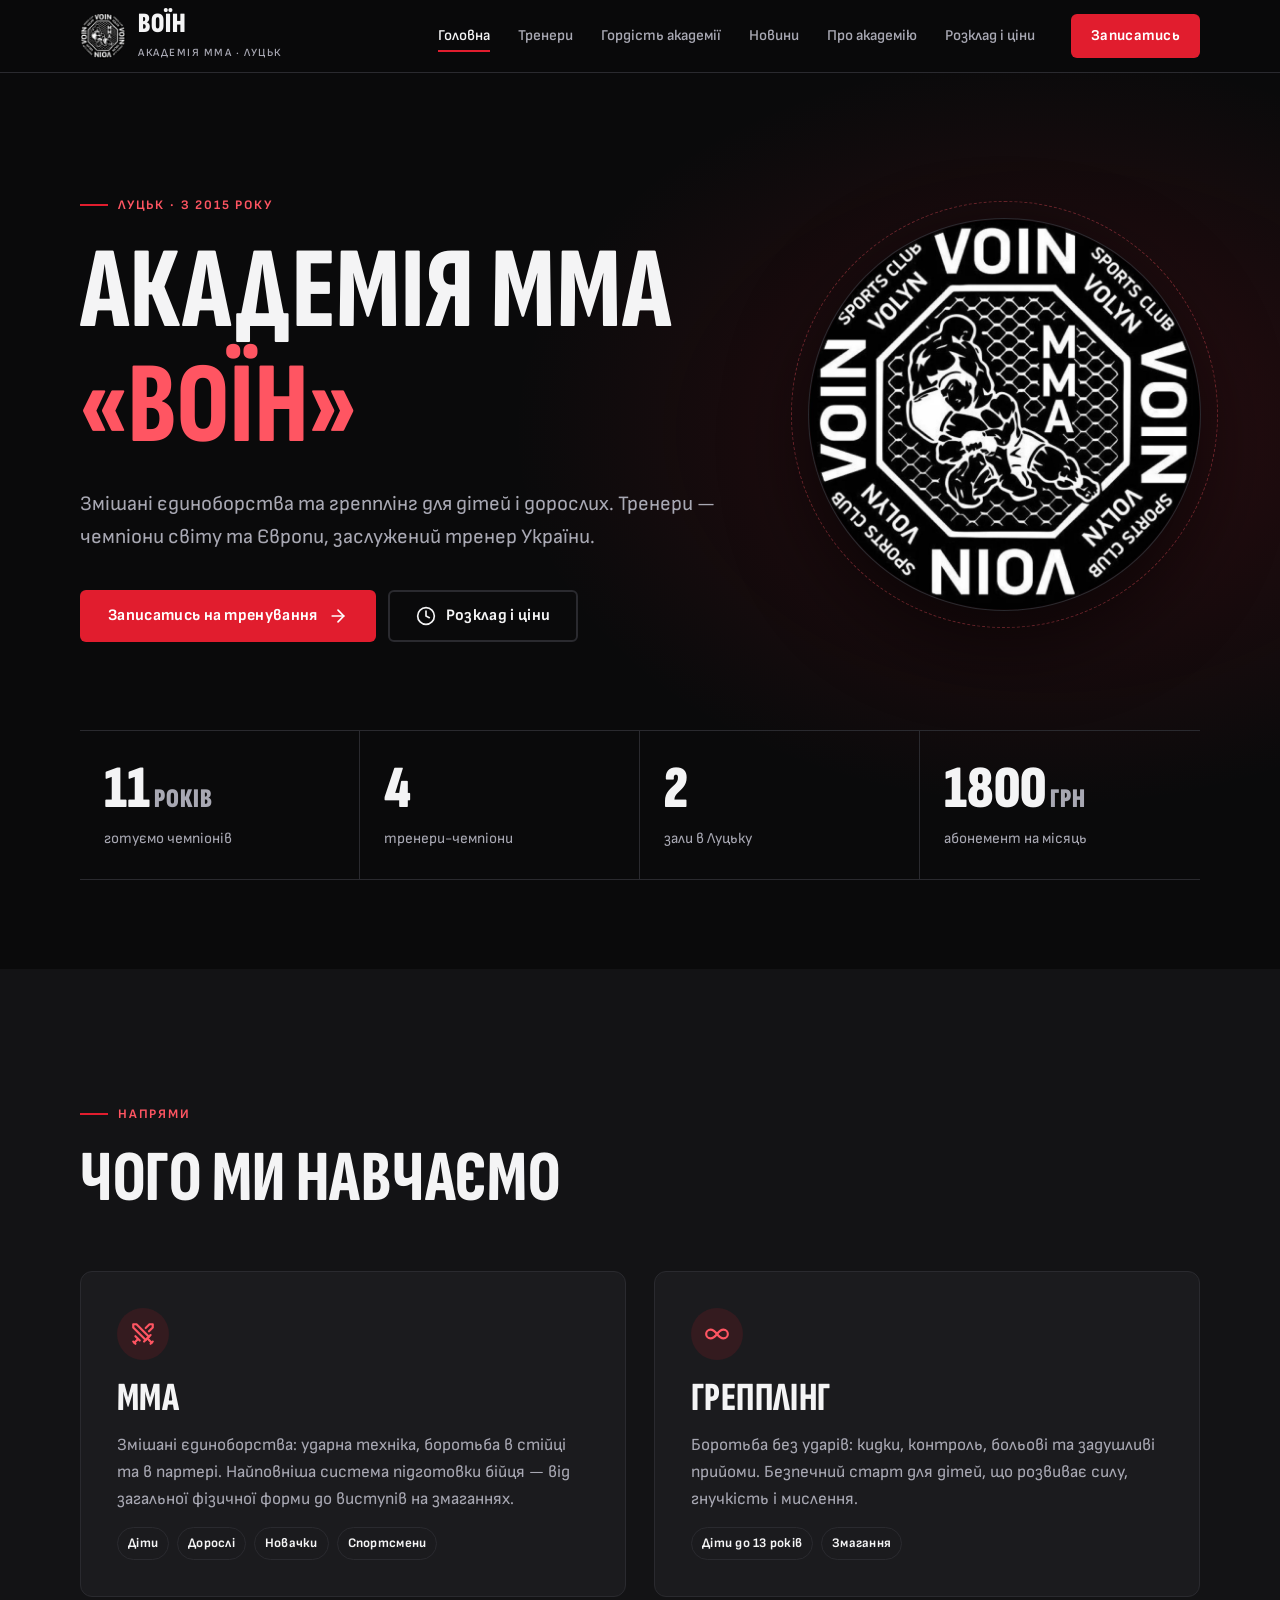
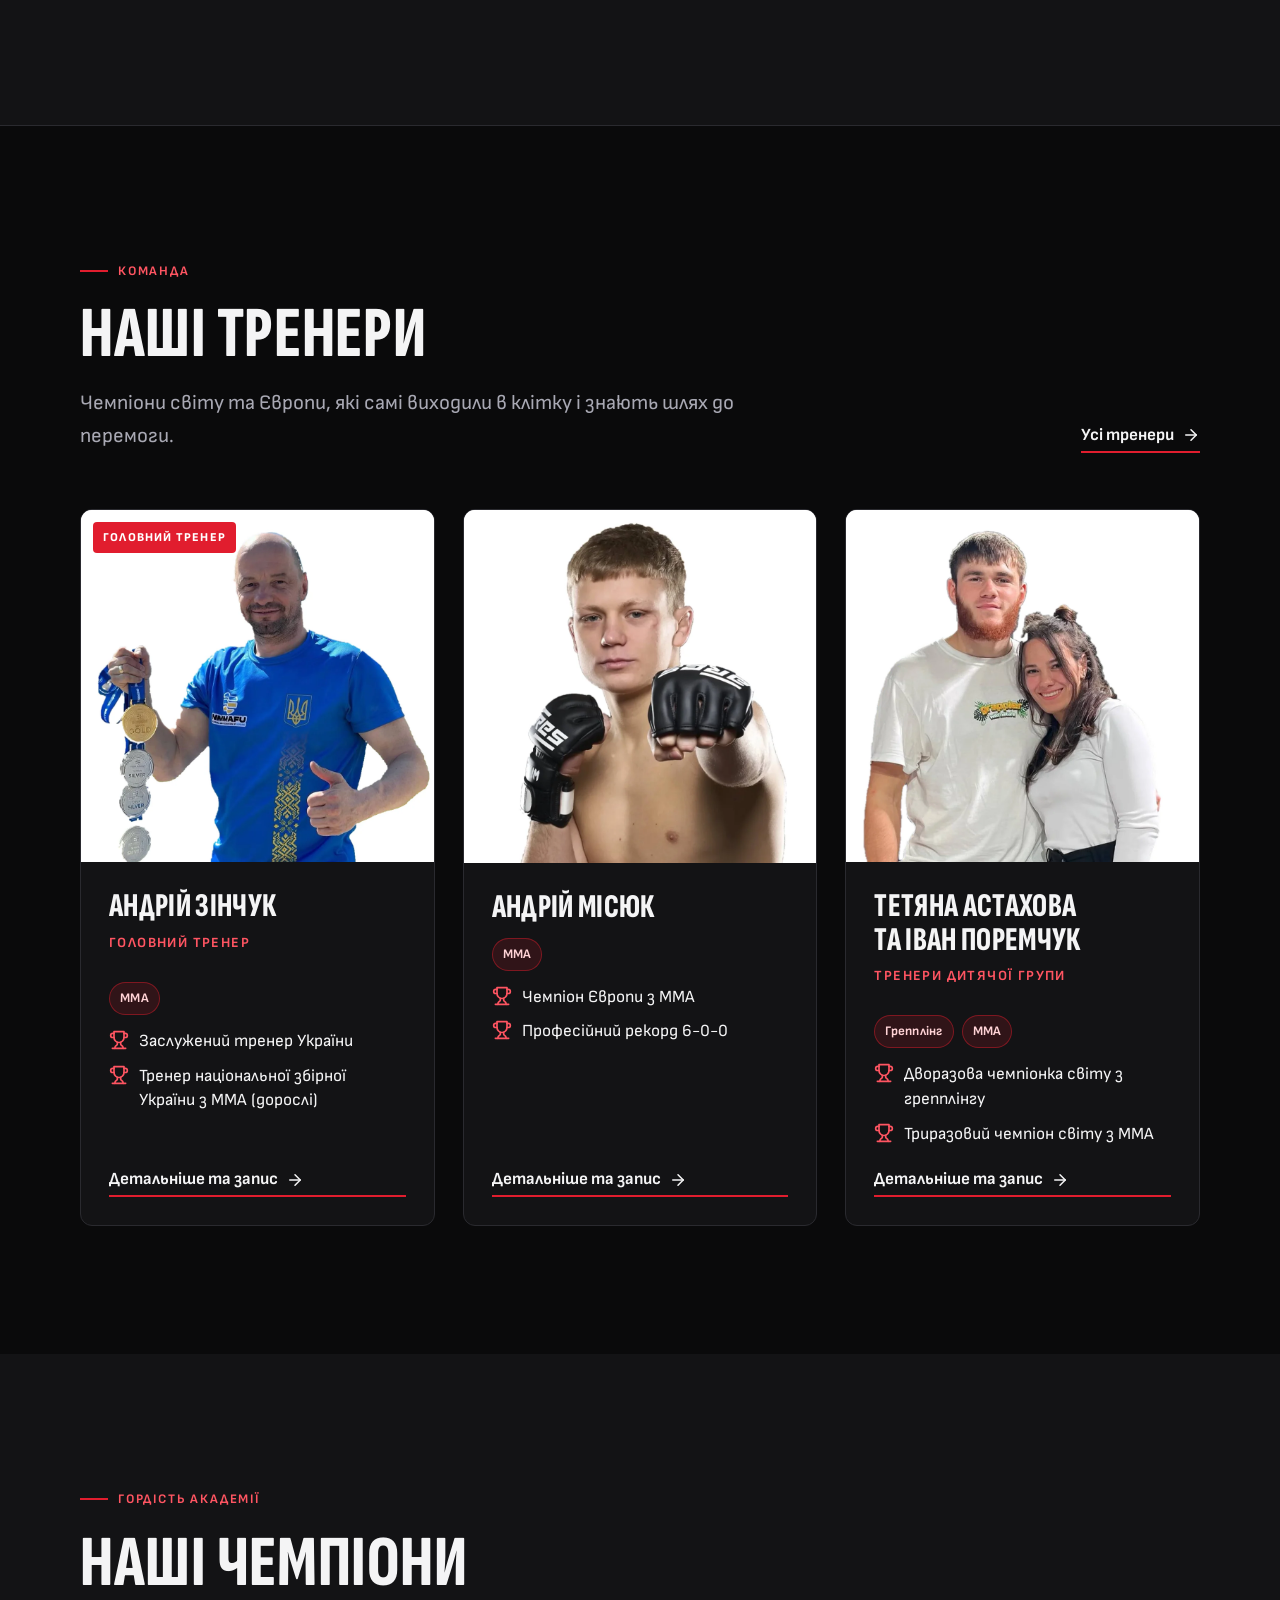
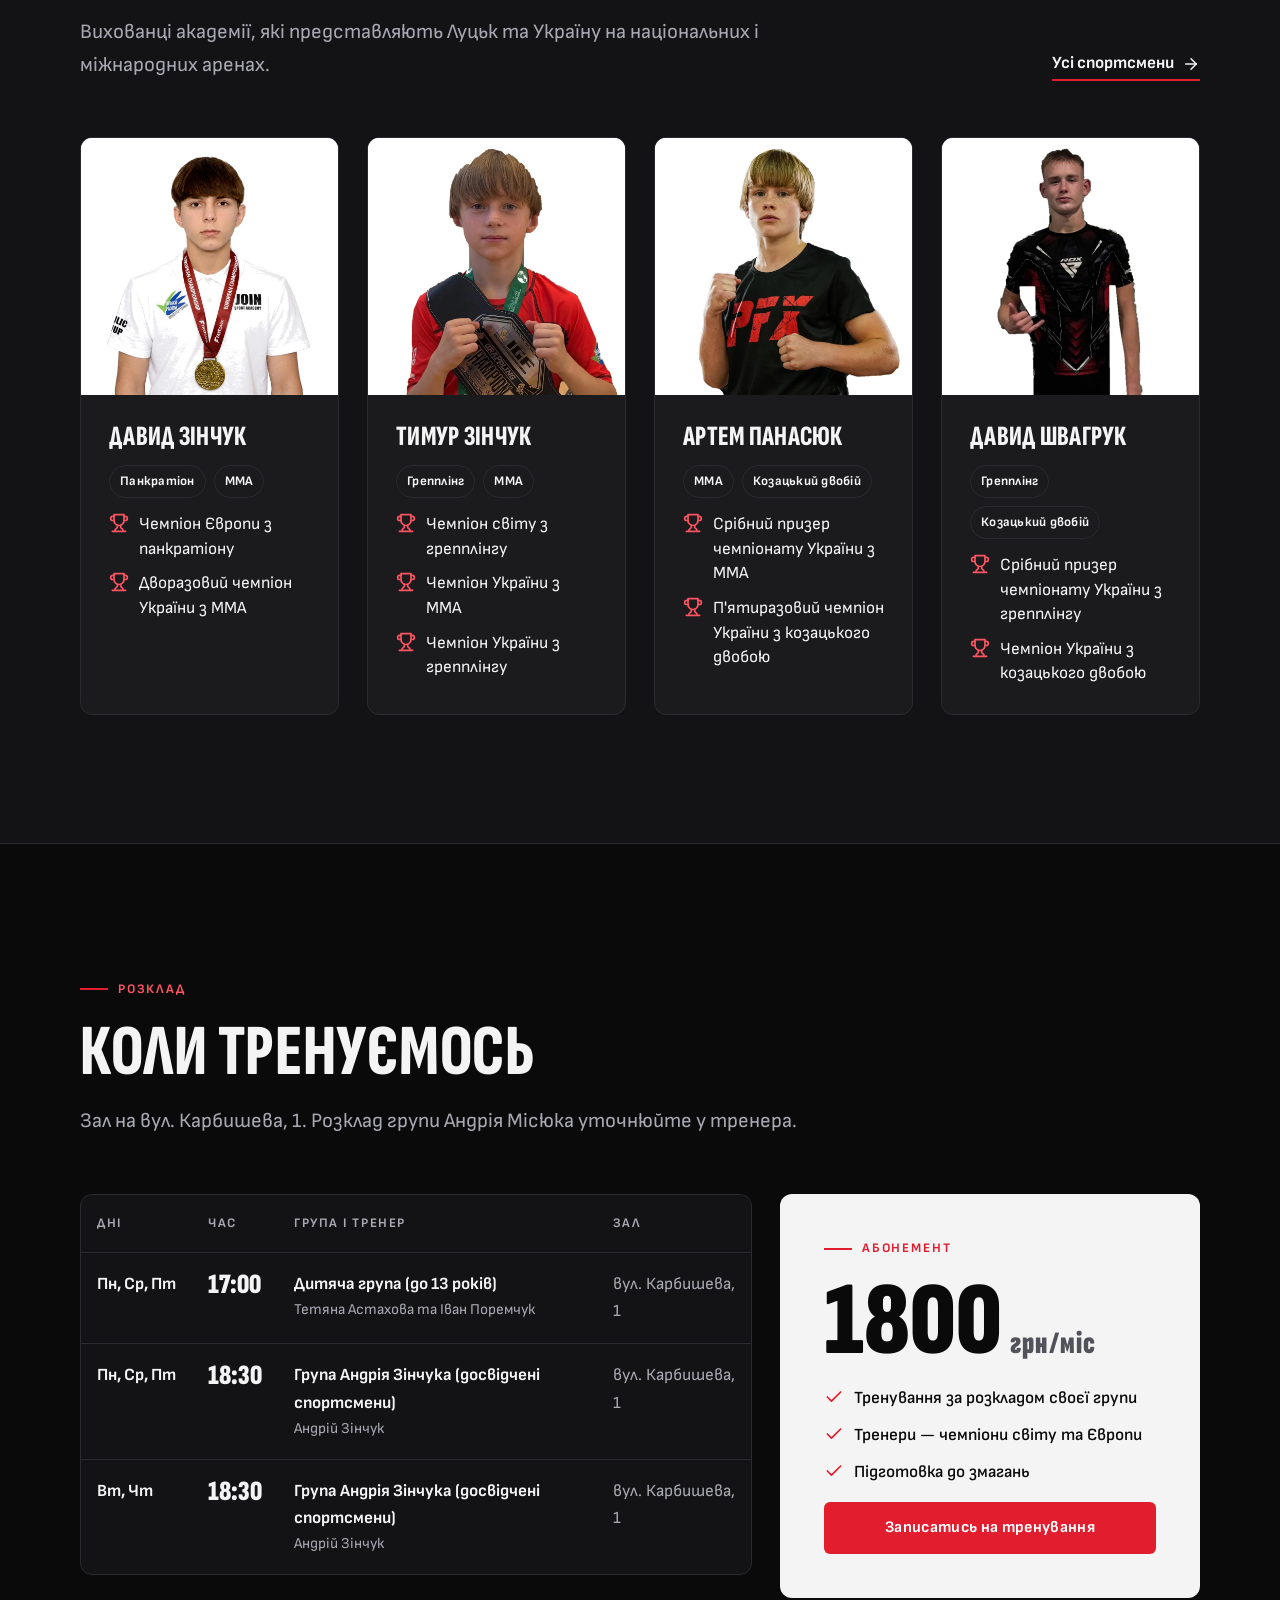
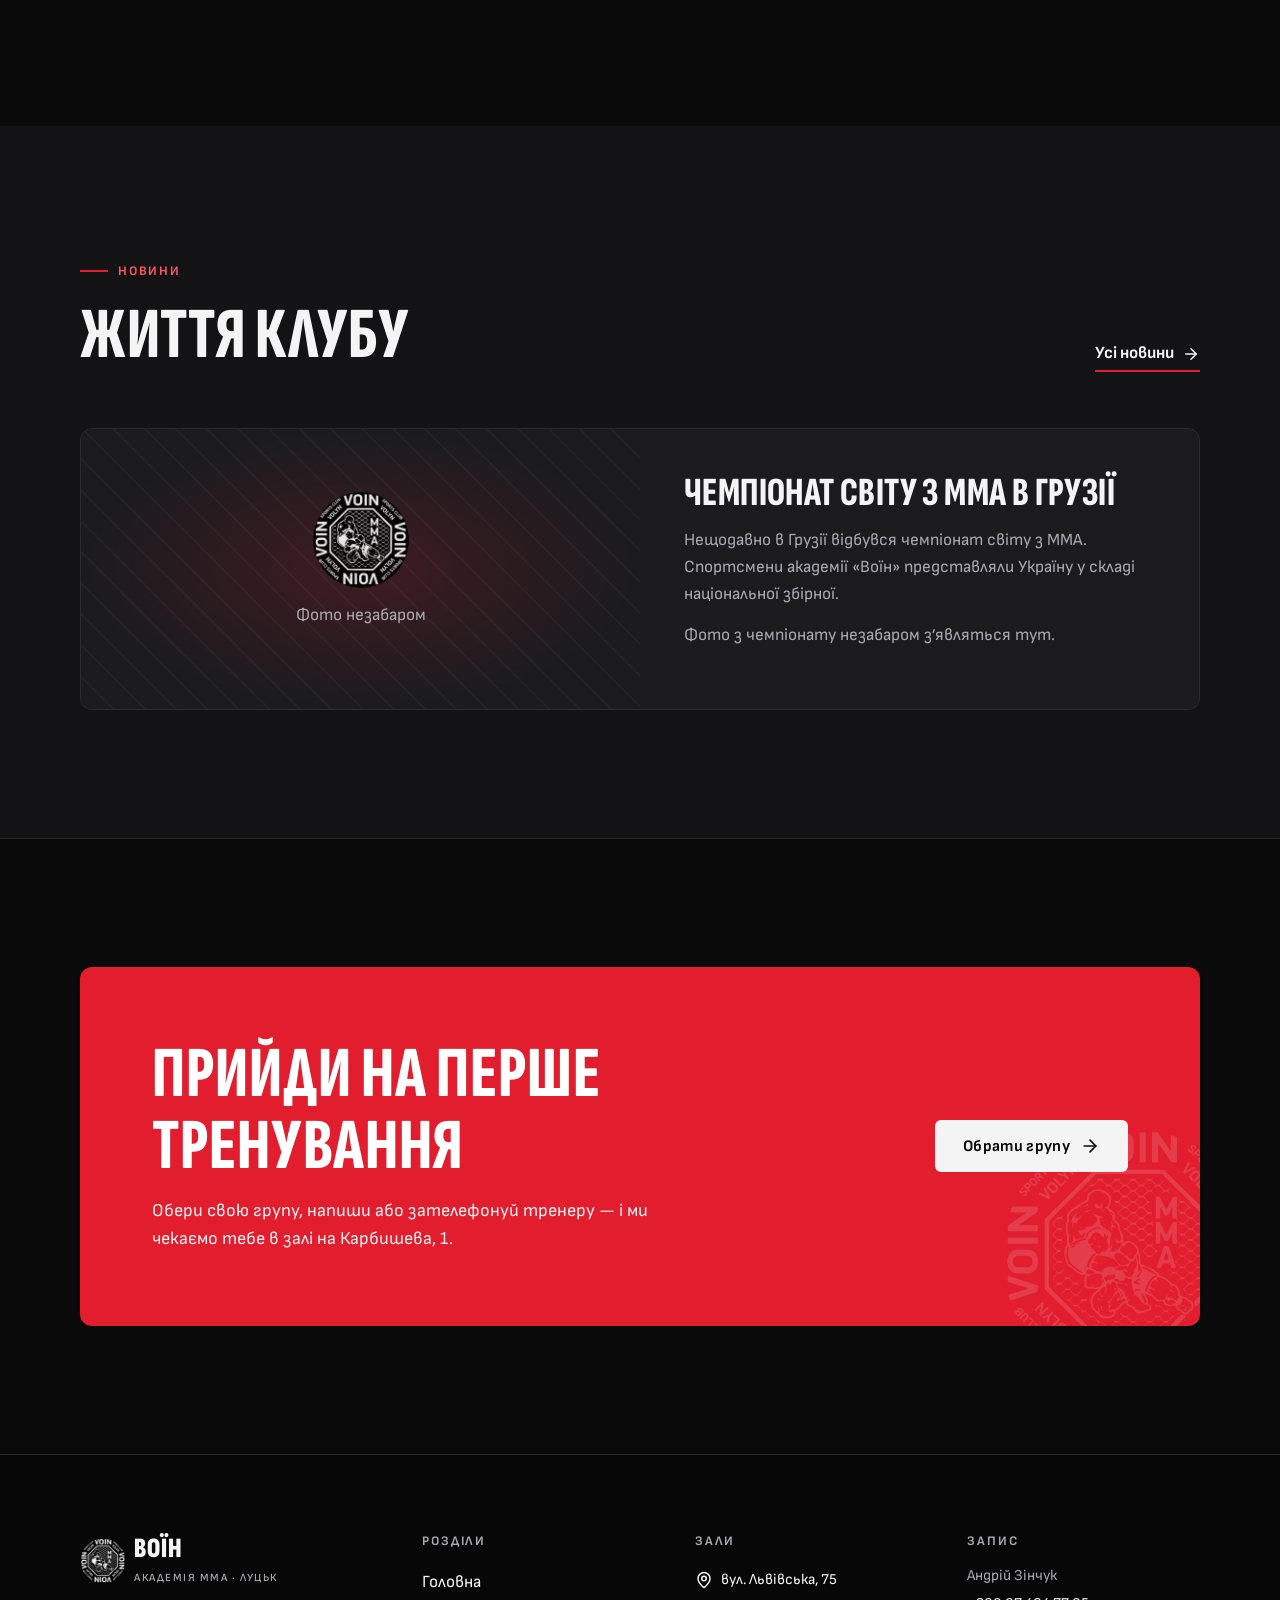
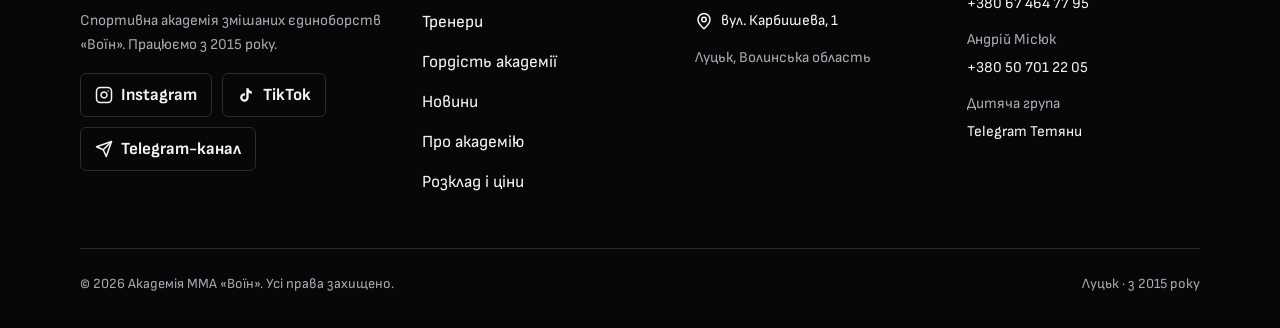
<file: index.html>
<!doctype html>
<html lang="uk" class="no-js">
<head>
<meta charset="utf-8">
<meta name="viewport" content="width=device-width, initial-scale=1">
<title>Академія ММА «Воїн» — змішані єдиноборства в Луцьку</title>
<meta name="description" content="Академія змішаних єдиноборств ММА «Воїн» у Луцьку з 2015 року. ММА та грепплінг для дітей і дорослих, тренери — чемпіони світу та Європи. Абонемент 1800 грн/міс.">
<meta name="theme-color" content="#0a0a0b">
<link rel="canonical" href="https://xvasdoi.github.io/Voin/">
<meta property="og:type" content="website">
<meta property="og:locale" content="uk_UA">
<meta property="og:title" content="Академія ММА «Воїн» — змішані єдиноборства в Луцьку">
<meta property="og:description" content="Академія змішаних єдиноборств ММА «Воїн» у Луцьку з 2015 року. ММА та грепплінг для дітей і дорослих, тренери — чемпіони світу та Європи. Абонемент 1800 грн/міс.">
<meta property="og:image" content="https://xvasdoi.github.io/Voin/assets/img/icon-512.png">
<link rel="icon" type="image/png" href="assets/img/favicon.png">
<link rel="apple-touch-icon" href="assets/img/apple-touch-icon.png">
<link rel="preconnect" href="https://fonts.googleapis.com">
<link rel="preconnect" href="https://fonts.gstatic.com" crossorigin>
<link rel="stylesheet" href="https://fonts.googleapis.com/css2?family=Sofia+Sans+Extra+Condensed:wght@800;900&family=Sofia+Sans:wght@400;600;700;800&display=swap">
<link rel="stylesheet" href="assets/css/style.css?v=202611082234">
<script type="application/ld+json">{"@context": "https://schema.org", "@type": "SportsClub", "name": "Спортивна академія змішаних єдиноборств «Воїн»", "url": "https://xvasdoi.github.io/Voin/", "logo": "https://xvasdoi.github.io/Voin/assets/img/logo.png", "foundingDate": "2015", "address": [{"@type": "PostalAddress", "streetAddress": "вул. Львівська, 75", "addressLocality": "Луцьк", "addressRegion": "Волинська область", "postalCode": "43000", "addressCountry": "UA"}, {"@type": "PostalAddress", "streetAddress": "вул. Карбишева, 1", "addressLocality": "Луцьк", "addressRegion": "Волинська область", "postalCode": "43000", "addressCountry": "UA"}], "telephone": "+380674647795", "sameAs": ["https://www.instagram.com/voinlutskmma", "https://www.tiktok.com/@voinlutskmma1", "https://t.me/mmavoin2026"]}</script>
</head>
<body>
<a class="skip-link" href="#main">Перейти до змісту</a>
<header class="header">
  <div class="container header__inner">
    <a class="brand" href="index.html" aria-label="Академія ММА «Воїн» — на головну">
      <img src="assets/img/logo.png" alt="" width="46" height="46">
      <span><span class="brand__name">Воїн</span><span class="brand__sub">Академія ММА · Луцьк</span></span>
    </a>
    <nav class="nav" id="site-nav" aria-label="Головне меню">
      <ul class="nav__list"><li><a class="nav__link" href="index.html" aria-current="page">Головна</a></li><li><a class="nav__link" href="trenery.html">Тренери</a></li><li><a class="nav__link" href="gordist.html">Гордість академії</a></li><li><a class="nav__link" href="novyny.html">Новини</a></li><li><a class="nav__link" href="pro-akademiyu.html">Про академію</a></li><li><a class="nav__link" href="zapys.html">Розклад і ціни</a></li></ul>
      <div class="nav__extra">
        <a class="btn btn--primary btn--block" href="zapys.html#grupy">Записатись на тренування</a>
        <div class="socials"><a class="social" href="https://www.instagram.com/voinlutskmma" target="_blank" rel="noopener"><svg viewBox="0 0 24 24" fill="none" stroke="currentColor" stroke-width="2" stroke-linecap="round" stroke-linejoin="round" aria-hidden="true"><rect width="20" height="20" x="2" y="2" rx="5" ry="5"/><path d="M16 11.37A4 4 0 1 1 12.63 8 4 4 0 0 1 16 11.37z"/><line x1="17.5" x2="17.51" y1="6.5" y2="6.5"/></svg>Instagram</a><a class="social" href="https://www.tiktok.com/@voinlutskmma1" target="_blank" rel="noopener"><svg viewBox="0 0 24 24" fill="currentColor" aria-hidden="true"><path d="M16.6 5.82A4.28 4.28 0 0 1 15.54 3h-3.09v12.4a2.59 2.59 0 0 1-2.59 2.5c-1.42 0-2.6-1.16-2.6-2.6 0-1.72 1.66-3.01 3.37-2.48V9.66c-3.45-.46-6.47 2.22-6.47 5.64 0 3.33 2.76 5.7 5.69 5.7 3.14 0 5.69-2.55 5.69-5.7V9.01a7.35 7.35 0 0 0 4.3 1.38V7.3s-1.88.09-3.24-1.48z"/></svg>TikTok</a><a class="social" href="https://t.me/mmavoin2026" target="_blank" rel="noopener"><svg viewBox="0 0 24 24" fill="none" stroke="currentColor" stroke-width="2" stroke-linecap="round" stroke-linejoin="round" aria-hidden="true"><path d="m22 2-7 20-4-9-9-4Z"/><path d="M22 2 11 13"/></svg>Telegram-канал</a></div>
      </div>
    </nav>
    <a class="btn btn--primary btn--sm header__cta" href="zapys.html#grupy">Записатись</a>
    <button class="burger" type="button" aria-expanded="false" aria-controls="site-nav" aria-label="Відкрити меню">
      <span class="icon-open"><svg viewBox="0 0 24 24" fill="none" stroke="currentColor" stroke-width="2" stroke-linecap="round" stroke-linejoin="round" aria-hidden="true"><line x1="4" x2="20" y1="7" y2="7"/><line x1="4" x2="20" y1="12" y2="12"/><line x1="4" x2="20" y1="17" y2="17"/></svg></span><span class="icon-close"><svg viewBox="0 0 24 24" fill="none" stroke="currentColor" stroke-width="2" stroke-linecap="round" stroke-linejoin="round" aria-hidden="true"><path d="M18 6 6 18"/><path d="m6 6 12 12"/></svg></span>
    </button>
  </div>
</header>
<main id="main">

<section class="hero">
  <div class="container">
    <div class="hero__grid">
      <div>
        <p class="eyebrow">Луцьк · з 2015 року</p>
        <h1 class="h-xl hero__title">Академія ММА <span class="accent">«Воїн»</span></h1>
        <p class="lead">Змішані єдиноборства та грепплінг для дітей і дорослих. Тренери — чемпіони світу та Європи, заслужений тренер України.</p>
        <div class="btn-row">
          <a class="btn btn--primary" href="zapys.html#grupy">Записатись на тренування <svg viewBox="0 0 24 24" fill="none" stroke="currentColor" stroke-width="2" stroke-linecap="round" stroke-linejoin="round" aria-hidden="true"><path d="M5 12h14"/><path d="m12 5 7 7-7 7"/></svg></a>
          <a class="btn btn--ghost" href="zapys.html#rozklad"><svg viewBox="0 0 24 24" fill="none" stroke="currentColor" stroke-width="2" stroke-linecap="round" stroke-linejoin="round" aria-hidden="true"><circle cx="12" cy="12" r="10"/><polyline points="12 6 12 12 16 14"/></svg>Розклад і ціни</a>
        </div>
      </div>
      <div class="hero__emblem"><img src="assets/img/logo.png" alt="Емблема академії ММА «Воїн»" width="800" height="800" fetchpriority="high"></div>
    </div>
    <div class="stats">
      <div class="stat"><div class="stat__value">11<small>років</small></div><div class="stat__label">готуємо чемпіонів</div></div>
      <div class="stat"><div class="stat__value">4</div><div class="stat__label">тренери-чемпіони</div></div>
      <div class="stat"><div class="stat__value">2</div><div class="stat__label">зали в Луцьку</div></div>
      <div class="stat"><div class="stat__value">1800<small>грн</small></div><div class="stat__label">абонемент на місяць</div></div>
    </div>
  </div>
</section>

<section class="section section--surface" aria-labelledby="napriamy">
  <div class="container">
    <div class="section-head"><div><p class="eyebrow">Напрями</p><h2 class="h-lg" id="napriamy">Чого ми навчаємо</h2></div></div>
    <div class="grid grid--2">
      <article class="card reveal"><div class="card__icon"><svg viewBox="0 0 24 24" fill="none" stroke="currentColor" stroke-width="2" stroke-linecap="round" stroke-linejoin="round" aria-hidden="true"><polyline points="14.5 17.5 3 6 3 3 6 3 17.5 14.5"/><line x1="13" x2="19" y1="19" y2="13"/><line x1="16" x2="20" y1="16" y2="20"/><line x1="19" x2="21" y1="21" y2="19"/><polyline points="14.5 6.5 18 3 21 3 21 6 17.5 9.5"/><line x1="5" x2="9" y1="14" y2="18"/><line x1="7" x2="4" y1="17" y2="20"/><line x1="3" x2="5" y1="19" y2="21"/></svg></div><h3 class="h-md">ММА</h3>
        <p>Змішані єдиноборства: ударна техніка, боротьба в стійці та в партері. Найповніша система підготовки бійця — від загальної фізичної форми до виступів на змаганнях.</p>
        <div class="tags"><span class="tag">Діти</span><span class="tag">Дорослі</span><span class="tag">Новачки</span><span class="tag">Спортсмени</span></div></article>
      <article class="card reveal"><div class="card__icon"><svg viewBox="0 0 24 24" fill="none" stroke="currentColor" stroke-width="2" stroke-linecap="round" stroke-linejoin="round" aria-hidden="true"><path d="M12 12c-2-2.67-4-4-6-4a4 4 0 1 0 0 8c2 0 4-1.33 6-4Zm0 0c2 2.67 4 4 6 4a4 4 0 0 0 0-8c-2 0-4 1.33-6 4Z"/></svg></div><h3 class="h-md">Грепплінг</h3>
        <p>Боротьба без ударів: кидки, контроль, больові та задушливі прийоми. Безпечний старт для дітей, що розвиває силу, гнучкість і мислення.</p>
        <div class="tags"><span class="tag">Діти до 13 років</span><span class="tag">Змагання</span></div></article>
    </div>
  </div>
</section>

<section class="section" aria-labelledby="treneri">
  <div class="container">
    <div class="section-head"><div><p class="eyebrow">Команда</p><h2 class="h-lg" id="treneri">Наші тренери</h2>
      <p class="lead">Чемпіони світу та Європи, які самі виходили в клітку і знають шлях до перемоги.</p></div>
      <a class="link-arrow" href="trenery.html">Усі тренери <svg viewBox="0 0 24 24" fill="none" stroke="currentColor" stroke-width="2" stroke-linecap="round" stroke-linejoin="round" aria-hidden="true"><path d="M5 12h14"/><path d="m12 5 7 7-7 7"/></svg></a></div>
    <div class="grid grid--3"><article class="person reveal" id="andrii-zinchuk"><div class="person__photo"><picture><source srcset="assets/img/coaches/andrii-zinchuk.webp" type="image/webp"><img src="assets/img/coaches/andrii-zinchuk.jpg" alt="Андрій Зінчук" width="1000" height="1000" loading="lazy" decoding="async"></picture><span class="person__badge">Головний тренер</span></div><div class="person__body"><h3 class="person__name">Андрій Зінчук</h3><p class="person__role">Головний тренер</p><div class="tags"><span class="tag tag--accent">ММА</span></div><ul class="achievements"><li><svg viewBox="0 0 24 24" fill="none" stroke="currentColor" stroke-width="2" stroke-linecap="round" stroke-linejoin="round" aria-hidden="true"><path d="M6 9H4.5a2.5 2.5 0 0 1 0-5H6"/><path d="M18 9h1.5a2.5 2.5 0 0 0 0-5H18"/><path d="M4 22h16"/><path d="M10 14.66V17c0 .55-.47.98-.97 1.21C7.85 18.75 7 20.24 7 22"/><path d="M14 14.66V17c0 .55.47.98.97 1.21C16.15 18.75 17 20.24 17 22"/><path d="M18 2H6v7a6 6 0 0 0 12 0V2Z"/></svg><span>Заслужений тренер України</span></li><li><svg viewBox="0 0 24 24" fill="none" stroke="currentColor" stroke-width="2" stroke-linecap="round" stroke-linejoin="round" aria-hidden="true"><path d="M6 9H4.5a2.5 2.5 0 0 1 0-5H6"/><path d="M18 9h1.5a2.5 2.5 0 0 0 0-5H18"/><path d="M4 22h16"/><path d="M10 14.66V17c0 .55-.47.98-.97 1.21C7.85 18.75 7 20.24 7 22"/><path d="M14 14.66V17c0 .55.47.98.97 1.21C16.15 18.75 17 20.24 17 22"/><path d="M18 2H6v7a6 6 0 0 0 12 0V2Z"/></svg><span>Тренер національної збірної України з ММА (дорослі)</span></li></ul><div class="person__actions"><a class="link-arrow" href="trenery.html#andrii-zinchuk">Детальніше та запис <svg viewBox="0 0 24 24" fill="none" stroke="currentColor" stroke-width="2" stroke-linecap="round" stroke-linejoin="round" aria-hidden="true"><path d="M5 12h14"/><path d="m12 5 7 7-7 7"/></svg></a></div></div></article><article class="person reveal" id="andrii-misiuk"><div class="person__photo"><picture><source srcset="assets/img/coaches/andrii-misiuk.webp" type="image/webp"><img src="assets/img/coaches/andrii-misiuk.jpg" alt="Андрій Місюк" width="1000" height="1000" loading="lazy" decoding="async"></picture></div><div class="person__body"><h3 class="person__name">Андрій Місюк</h3><div class="tags"><span class="tag tag--accent">ММА</span></div><ul class="achievements"><li><svg viewBox="0 0 24 24" fill="none" stroke="currentColor" stroke-width="2" stroke-linecap="round" stroke-linejoin="round" aria-hidden="true"><path d="M6 9H4.5a2.5 2.5 0 0 1 0-5H6"/><path d="M18 9h1.5a2.5 2.5 0 0 0 0-5H18"/><path d="M4 22h16"/><path d="M10 14.66V17c0 .55-.47.98-.97 1.21C7.85 18.75 7 20.24 7 22"/><path d="M14 14.66V17c0 .55.47.98.97 1.21C16.15 18.75 17 20.24 17 22"/><path d="M18 2H6v7a6 6 0 0 0 12 0V2Z"/></svg><span>Чемпіон Європи з ММА</span></li><li><svg viewBox="0 0 24 24" fill="none" stroke="currentColor" stroke-width="2" stroke-linecap="round" stroke-linejoin="round" aria-hidden="true"><path d="M6 9H4.5a2.5 2.5 0 0 1 0-5H6"/><path d="M18 9h1.5a2.5 2.5 0 0 0 0-5H18"/><path d="M4 22h16"/><path d="M10 14.66V17c0 .55-.47.98-.97 1.21C7.85 18.75 7 20.24 7 22"/><path d="M14 14.66V17c0 .55.47.98.97 1.21C16.15 18.75 17 20.24 17 22"/><path d="M18 2H6v7a6 6 0 0 0 12 0V2Z"/></svg><span>Професійний рекорд 6-0-0</span></li></ul><div class="person__actions"><a class="link-arrow" href="trenery.html#andrii-misiuk">Детальніше та запис <svg viewBox="0 0 24 24" fill="none" stroke="currentColor" stroke-width="2" stroke-linecap="round" stroke-linejoin="round" aria-hidden="true"><path d="M5 12h14"/><path d="m12 5 7 7-7 7"/></svg></a></div></div></article><article class="person reveal" id="tetiana-astakhova-ivan-poremchuk"><div class="person__photo"><picture><source srcset="assets/img/coaches/tetiana-astakhova-ivan-poremchuk.webp" type="image/webp"><img src="assets/img/coaches/tetiana-astakhova-ivan-poremchuk.jpg" alt="Тетяна Астахова та Іван Поремчук" width="1000" height="1000" loading="lazy" decoding="async"></picture></div><div class="person__body"><h3 class="person__name">Тетяна Астахова та Іван Поремчук</h3><p class="person__role">Тренери дитячої групи</p><div class="tags"><span class="tag tag--accent">Грепплінг</span><span class="tag tag--accent">ММА</span></div><ul class="achievements"><li><svg viewBox="0 0 24 24" fill="none" stroke="currentColor" stroke-width="2" stroke-linecap="round" stroke-linejoin="round" aria-hidden="true"><path d="M6 9H4.5a2.5 2.5 0 0 1 0-5H6"/><path d="M18 9h1.5a2.5 2.5 0 0 0 0-5H18"/><path d="M4 22h16"/><path d="M10 14.66V17c0 .55-.47.98-.97 1.21C7.85 18.75 7 20.24 7 22"/><path d="M14 14.66V17c0 .55.47.98.97 1.21C16.15 18.75 17 20.24 17 22"/><path d="M18 2H6v7a6 6 0 0 0 12 0V2Z"/></svg><span>Дворазова чемпіонка світу з грепплінгу</span></li><li><svg viewBox="0 0 24 24" fill="none" stroke="currentColor" stroke-width="2" stroke-linecap="round" stroke-linejoin="round" aria-hidden="true"><path d="M6 9H4.5a2.5 2.5 0 0 1 0-5H6"/><path d="M18 9h1.5a2.5 2.5 0 0 0 0-5H18"/><path d="M4 22h16"/><path d="M10 14.66V17c0 .55-.47.98-.97 1.21C7.85 18.75 7 20.24 7 22"/><path d="M14 14.66V17c0 .55.47.98.97 1.21C16.15 18.75 17 20.24 17 22"/><path d="M18 2H6v7a6 6 0 0 0 12 0V2Z"/></svg><span>Триразовий чемпіон світу з ММА</span></li></ul><div class="person__actions"><a class="link-arrow" href="trenery.html#tetiana-astakhova-ivan-poremchuk">Детальніше та запис <svg viewBox="0 0 24 24" fill="none" stroke="currentColor" stroke-width="2" stroke-linecap="round" stroke-linejoin="round" aria-hidden="true"><path d="M5 12h14"/><path d="m12 5 7 7-7 7"/></svg></a></div></div></article></div>
  </div>
</section>

<section class="section section--surface" aria-labelledby="gordist">
  <div class="container">
    <div class="section-head"><div><p class="eyebrow">Гордість академії</p><h2 class="h-lg" id="gordist">Наші чемпіони</h2>
      <p class="lead">Вихованці академії, які представляють Луцьк та Україну на національних і міжнародних аренах.</p></div>
      <a class="link-arrow" href="gordist.html">Усі спортсмени <svg viewBox="0 0 24 24" fill="none" stroke="currentColor" stroke-width="2" stroke-linecap="round" stroke-linejoin="round" aria-hidden="true"><path d="M5 12h14"/><path d="m12 5 7 7-7 7"/></svg></a></div>
    <div class="grid grid--4"><article class="person person--compact reveal" id="davyd-zinchuk"><div class="person__photo"><picture><source srcset="assets/img/athletes/davyd-zinchuk.webp" type="image/webp"><img src="assets/img/athletes/davyd-zinchuk.jpg" alt="Давид Зінчук" width="1000" height="1000" loading="lazy" decoding="async"></picture></div><div class="person__body"><h3 class="person__name">Давид Зінчук</h3><div class="tags"><span class="tag">Панкратіон</span><span class="tag">ММА</span></div><ul class="achievements"><li><svg viewBox="0 0 24 24" fill="none" stroke="currentColor" stroke-width="2" stroke-linecap="round" stroke-linejoin="round" aria-hidden="true"><path d="M6 9H4.5a2.5 2.5 0 0 1 0-5H6"/><path d="M18 9h1.5a2.5 2.5 0 0 0 0-5H18"/><path d="M4 22h16"/><path d="M10 14.66V17c0 .55-.47.98-.97 1.21C7.85 18.75 7 20.24 7 22"/><path d="M14 14.66V17c0 .55.47.98.97 1.21C16.15 18.75 17 20.24 17 22"/><path d="M18 2H6v7a6 6 0 0 0 12 0V2Z"/></svg><span>Чемпіон Європи з панкратіону</span></li><li><svg viewBox="0 0 24 24" fill="none" stroke="currentColor" stroke-width="2" stroke-linecap="round" stroke-linejoin="round" aria-hidden="true"><path d="M6 9H4.5a2.5 2.5 0 0 1 0-5H6"/><path d="M18 9h1.5a2.5 2.5 0 0 0 0-5H18"/><path d="M4 22h16"/><path d="M10 14.66V17c0 .55-.47.98-.97 1.21C7.85 18.75 7 20.24 7 22"/><path d="M14 14.66V17c0 .55.47.98.97 1.21C16.15 18.75 17 20.24 17 22"/><path d="M18 2H6v7a6 6 0 0 0 12 0V2Z"/></svg><span>Дворазовий чемпіон України з ММА</span></li></ul></div></article><article class="person person--compact reveal" id="tymur-zinchuk"><div class="person__photo"><picture><source srcset="assets/img/athletes/tymur-zinchuk.webp" type="image/webp"><img src="assets/img/athletes/tymur-zinchuk.jpg" alt="Тимур Зінчук" width="1000" height="1000" loading="lazy" decoding="async"></picture></div><div class="person__body"><h3 class="person__name">Тимур Зінчук</h3><div class="tags"><span class="tag">Грепплінг</span><span class="tag">ММА</span></div><ul class="achievements"><li><svg viewBox="0 0 24 24" fill="none" stroke="currentColor" stroke-width="2" stroke-linecap="round" stroke-linejoin="round" aria-hidden="true"><path d="M6 9H4.5a2.5 2.5 0 0 1 0-5H6"/><path d="M18 9h1.5a2.5 2.5 0 0 0 0-5H18"/><path d="M4 22h16"/><path d="M10 14.66V17c0 .55-.47.98-.97 1.21C7.85 18.75 7 20.24 7 22"/><path d="M14 14.66V17c0 .55.47.98.97 1.21C16.15 18.75 17 20.24 17 22"/><path d="M18 2H6v7a6 6 0 0 0 12 0V2Z"/></svg><span>Чемпіон світу з грепплінгу</span></li><li><svg viewBox="0 0 24 24" fill="none" stroke="currentColor" stroke-width="2" stroke-linecap="round" stroke-linejoin="round" aria-hidden="true"><path d="M6 9H4.5a2.5 2.5 0 0 1 0-5H6"/><path d="M18 9h1.5a2.5 2.5 0 0 0 0-5H18"/><path d="M4 22h16"/><path d="M10 14.66V17c0 .55-.47.98-.97 1.21C7.85 18.75 7 20.24 7 22"/><path d="M14 14.66V17c0 .55.47.98.97 1.21C16.15 18.75 17 20.24 17 22"/><path d="M18 2H6v7a6 6 0 0 0 12 0V2Z"/></svg><span>Чемпіон України з ММА</span></li><li><svg viewBox="0 0 24 24" fill="none" stroke="currentColor" stroke-width="2" stroke-linecap="round" stroke-linejoin="round" aria-hidden="true"><path d="M6 9H4.5a2.5 2.5 0 0 1 0-5H6"/><path d="M18 9h1.5a2.5 2.5 0 0 0 0-5H18"/><path d="M4 22h16"/><path d="M10 14.66V17c0 .55-.47.98-.97 1.21C7.85 18.75 7 20.24 7 22"/><path d="M14 14.66V17c0 .55.47.98.97 1.21C16.15 18.75 17 20.24 17 22"/><path d="M18 2H6v7a6 6 0 0 0 12 0V2Z"/></svg><span>Чемпіон України з грепплінгу</span></li></ul></div></article><article class="person person--compact reveal" id="artem-panasiuk"><div class="person__photo"><picture><source srcset="assets/img/athletes/artem-panasiuk.webp" type="image/webp"><img src="assets/img/athletes/artem-panasiuk.jpg" alt="Артем Панасюк" width="1000" height="1000" loading="lazy" decoding="async"></picture></div><div class="person__body"><h3 class="person__name">Артем Панасюк</h3><div class="tags"><span class="tag">ММА</span><span class="tag">Козацький двобій</span></div><ul class="achievements"><li><svg viewBox="0 0 24 24" fill="none" stroke="currentColor" stroke-width="2" stroke-linecap="round" stroke-linejoin="round" aria-hidden="true"><path d="M6 9H4.5a2.5 2.5 0 0 1 0-5H6"/><path d="M18 9h1.5a2.5 2.5 0 0 0 0-5H18"/><path d="M4 22h16"/><path d="M10 14.66V17c0 .55-.47.98-.97 1.21C7.85 18.75 7 20.24 7 22"/><path d="M14 14.66V17c0 .55.47.98.97 1.21C16.15 18.75 17 20.24 17 22"/><path d="M18 2H6v7a6 6 0 0 0 12 0V2Z"/></svg><span>Срібний призер чемпіонату України з ММА</span></li><li><svg viewBox="0 0 24 24" fill="none" stroke="currentColor" stroke-width="2" stroke-linecap="round" stroke-linejoin="round" aria-hidden="true"><path d="M6 9H4.5a2.5 2.5 0 0 1 0-5H6"/><path d="M18 9h1.5a2.5 2.5 0 0 0 0-5H18"/><path d="M4 22h16"/><path d="M10 14.66V17c0 .55-.47.98-.97 1.21C7.85 18.75 7 20.24 7 22"/><path d="M14 14.66V17c0 .55.47.98.97 1.21C16.15 18.75 17 20.24 17 22"/><path d="M18 2H6v7a6 6 0 0 0 12 0V2Z"/></svg><span>П&#x27;ятиразовий чемпіон України з козацького двобою</span></li></ul></div></article><article class="person person--compact reveal" id="davyd-shvahruk"><div class="person__photo"><picture><source srcset="assets/img/athletes/davyd-shvahruk.webp" type="image/webp"><img src="assets/img/athletes/davyd-shvahruk.jpg" alt="Давид Швагрук" width="1000" height="1000" loading="lazy" decoding="async"></picture></div><div class="person__body"><h3 class="person__name">Давид Швагрук</h3><div class="tags"><span class="tag">Грепплінг</span><span class="tag">Козацький двобій</span></div><ul class="achievements"><li><svg viewBox="0 0 24 24" fill="none" stroke="currentColor" stroke-width="2" stroke-linecap="round" stroke-linejoin="round" aria-hidden="true"><path d="M6 9H4.5a2.5 2.5 0 0 1 0-5H6"/><path d="M18 9h1.5a2.5 2.5 0 0 0 0-5H18"/><path d="M4 22h16"/><path d="M10 14.66V17c0 .55-.47.98-.97 1.21C7.85 18.75 7 20.24 7 22"/><path d="M14 14.66V17c0 .55.47.98.97 1.21C16.15 18.75 17 20.24 17 22"/><path d="M18 2H6v7a6 6 0 0 0 12 0V2Z"/></svg><span>Срібний призер чемпіонату України з грепплінгу</span></li><li><svg viewBox="0 0 24 24" fill="none" stroke="currentColor" stroke-width="2" stroke-linecap="round" stroke-linejoin="round" aria-hidden="true"><path d="M6 9H4.5a2.5 2.5 0 0 1 0-5H6"/><path d="M18 9h1.5a2.5 2.5 0 0 0 0-5H18"/><path d="M4 22h16"/><path d="M10 14.66V17c0 .55-.47.98-.97 1.21C7.85 18.75 7 20.24 7 22"/><path d="M14 14.66V17c0 .55.47.98.97 1.21C16.15 18.75 17 20.24 17 22"/><path d="M18 2H6v7a6 6 0 0 0 12 0V2Z"/></svg><span>Чемпіон України з козацького двобою</span></li></ul></div></article></div>
  </div>
</section>

<section class="section" aria-labelledby="rozklad-home">
  <div class="container">
    <div class="section-head"><div><p class="eyebrow">Розклад</p><h2 class="h-lg" id="rozklad-home">Коли тренуємось</h2>
      <p class="lead">Зал на вул. Карбишева, 1. Розклад групи Андрія Місюка уточнюйте у тренера.</p></div></div>
    <div class="grid" style="grid-template-columns:minmax(0,1.6fr) minmax(0,1fr);align-items:start" data-split>
      <div class="reveal"><div class="table-wrap"><table class="schedule"><caption class="visually-hidden">Розклад тренувань</caption><thead><tr><th scope="col">Дні</th><th scope="col">Час</th><th scope="col">Група і тренер</th><th scope="col">Зал</th></tr></thead><tbody><tr><td>Пн, Ср, Пт</td><td><span class="time">17:00</span></td><td><div class="group-name">Дитяча група (до 13 років)</div><div class="group-coach">Тетяна Астахова та Іван Поремчук</div></td><td class="muted">вул. Карбишева, 1</td></tr><tr><td>Пн, Ср, Пт</td><td><span class="time">18:30</span></td><td><div class="group-name">Група Андрія Зінчука (досвідчені спортсмени)</div><div class="group-coach">Андрій Зінчук</div></td><td class="muted">вул. Карбишева, 1</td></tr><tr><td>Вт, Чт</td><td><span class="time">18:30</span></td><td><div class="group-name">Група Андрія Зінчука (досвідчені спортсмени)</div><div class="group-coach">Андрій Зінчук</div></td><td class="muted">вул. Карбишева, 1</td></tr></tbody></table></div></div>
      <div class="price-card reveal"><span class="eyebrow">Абонемент</span><div class="price-card__value">1800<small>грн/міс</small></div><ul><li><svg viewBox="0 0 24 24" fill="none" stroke="currentColor" stroke-width="2" stroke-linecap="round" stroke-linejoin="round" aria-hidden="true"><path d="M20 6 9 17l-5-5"/></svg>Тренування за розкладом своєї групи</li><li><svg viewBox="0 0 24 24" fill="none" stroke="currentColor" stroke-width="2" stroke-linecap="round" stroke-linejoin="round" aria-hidden="true"><path d="M20 6 9 17l-5-5"/></svg>Тренери — чемпіони світу та Європи</li><li><svg viewBox="0 0 24 24" fill="none" stroke="currentColor" stroke-width="2" stroke-linecap="round" stroke-linejoin="round" aria-hidden="true"><path d="M20 6 9 17l-5-5"/></svg>Підготовка до змагань</li></ul><a class="btn btn--primary btn--block" href="zapys.html#grupy">Записатись на тренування</a></div>
    </div>
  </div>
</section>

<section class="section section--surface" aria-labelledby="novyny-home">
  <div class="container">
    <div class="section-head"><div><p class="eyebrow">Новини</p><h2 class="h-lg" id="novyny-home">Життя клубу</h2></div>
      <a class="link-arrow" href="novyny.html">Усі новини <svg viewBox="0 0 24 24" fill="none" stroke="currentColor" stroke-width="2" stroke-linecap="round" stroke-linejoin="round" aria-hidden="true"><path d="M5 12h14"/><path d="m12 5 7 7-7 7"/></svg></a></div>
    <article class="news-card reveal" id="world-championship-georgia"><div class="news-card__media"><div class="news-card__placeholder"><div><img src="assets/img/logo.png" alt="" width="96" height="96" loading="lazy"><p>Фото незабаром</p></div></div></div><div class="news-card__body"><h3 class="h-md">Чемпіонат світу з ММА в Грузії</h3><p>Нещодавно в Грузії відбувся чемпіонат світу з ММА. Спортсмени академії «Воїн» представляли Україну у складі національної збірної.</p><p>Фото з чемпіонату незабаром з’являться тут.</p></div></article>
  </div>
</section>

<section class="section" aria-label="Запис">
  <div class="container"><div class="cta reveal"><div><h2 class="h-lg">Прийди на перше тренування</h2><p>Обери свою групу, напиши або зателефонуй тренеру — і ми чекаємо тебе в залі на Карбишева, 1.</p></div><div class="btn-row"><a class="btn btn--light" href="zapys.html#grupy">Обрати групу <svg viewBox="0 0 24 24" fill="none" stroke="currentColor" stroke-width="2" stroke-linecap="round" stroke-linejoin="round" aria-hidden="true"><path d="M5 12h14"/><path d="m12 5 7 7-7 7"/></svg></a></div></div></div>
</section>

</main>
<footer class="footer">
  <div class="container">
    <div class="footer__grid">
      <div>
        <a class="brand" href="index.html"><img src="assets/img/logo.png" alt="" width="46" height="46"><span><span class="brand__name">Воїн</span><span class="brand__sub">Академія ММА · Луцьк</span></span></a>
        <p style="margin-top:16px">Спортивна академія змішаних єдиноборств «Воїн». Працюємо з 2015 року.</p>
        <div class="socials"><a class="social" href="https://www.instagram.com/voinlutskmma" target="_blank" rel="noopener"><svg viewBox="0 0 24 24" fill="none" stroke="currentColor" stroke-width="2" stroke-linecap="round" stroke-linejoin="round" aria-hidden="true"><rect width="20" height="20" x="2" y="2" rx="5" ry="5"/><path d="M16 11.37A4 4 0 1 1 12.63 8 4 4 0 0 1 16 11.37z"/><line x1="17.5" x2="17.51" y1="6.5" y2="6.5"/></svg>Instagram</a><a class="social" href="https://www.tiktok.com/@voinlutskmma1" target="_blank" rel="noopener"><svg viewBox="0 0 24 24" fill="currentColor" aria-hidden="true"><path d="M16.6 5.82A4.28 4.28 0 0 1 15.54 3h-3.09v12.4a2.59 2.59 0 0 1-2.59 2.5c-1.42 0-2.6-1.16-2.6-2.6 0-1.72 1.66-3.01 3.37-2.48V9.66c-3.45-.46-6.47 2.22-6.47 5.64 0 3.33 2.76 5.7 5.69 5.7 3.14 0 5.69-2.55 5.69-5.7V9.01a7.35 7.35 0 0 0 4.3 1.38V7.3s-1.88.09-3.24-1.48z"/></svg>TikTok</a><a class="social" href="https://t.me/mmavoin2026" target="_blank" rel="noopener"><svg viewBox="0 0 24 24" fill="none" stroke="currentColor" stroke-width="2" stroke-linecap="round" stroke-linejoin="round" aria-hidden="true"><path d="m22 2-7 20-4-9-9-4Z"/><path d="M22 2 11 13"/></svg>Telegram-канал</a></div>
      </div>
      <div><h3>Розділи</h3><ul><li><a href="index.html">Головна</a></li><li><a href="trenery.html">Тренери</a></li><li><a href="gordist.html">Гордість академії</a></li><li><a href="novyny.html">Новини</a></li><li><a href="pro-akademiyu.html">Про академію</a></li><li><a href="zapys.html">Розклад і ціни</a></li></ul></div>
      <div><h3>Зали</h3>
        <p><a href="https://maps.app.goo.gl/R7CHGskqYww7orPp9" target="_blank" rel="noopener"><svg viewBox="0 0 24 24" fill="none" stroke="currentColor" stroke-width="2" stroke-linecap="round" stroke-linejoin="round" aria-hidden="true"><path d="M20 10c0 4.993-5.539 10.193-7.399 11.799a1 1 0 0 1-1.202 0C9.539 20.193 4 14.993 4 10a8 8 0 0 1 16 0"/><circle cx="12" cy="10" r="3"/></svg>вул. Львівська, 75</a></p><p><a href="https://maps.app.goo.gl/UCqbPQ3HKP9yiX9S9" target="_blank" rel="noopener"><svg viewBox="0 0 24 24" fill="none" stroke="currentColor" stroke-width="2" stroke-linecap="round" stroke-linejoin="round" aria-hidden="true"><path d="M20 10c0 4.993-5.539 10.193-7.399 11.799a1 1 0 0 1-1.202 0C9.539 20.193 4 14.993 4 10a8 8 0 0 1 16 0"/><circle cx="12" cy="10" r="3"/></svg>вул. Карбишева, 1</a></p>
        <p>Луцьк, Волинська область</p>
      </div>
      <div><h3>Запис</h3>
        <p>Андрій Зінчук<br><a href="tel:+380674647795">+380 67 464 77 95</a></p>
        <p>Андрій Місюк<br><a href="tel:+380507012205">+380 50 701 22 05</a></p>
        <p>Дитяча група<br><a href="https://t.me/Tanya_Astakhova" target="_blank" rel="noopener">Telegram Тетяни</a></p>
      </div>
    </div>
    <div class="footer__bottom"><span>© 2026 Академія ММА «Воїн». Усі права захищено.</span><span>Луцьк · з 2015 року</span></div>
  </div>
</footer>
<div class="mobile-bar">
  <a class="btn btn--primary" href="zapys.html#grupy">Записатись</a>
  <a class="btn btn--ghost" href="tel:+380507012205" aria-label="Подзвонити"><svg viewBox="0 0 24 24" fill="none" stroke="currentColor" stroke-width="2" stroke-linecap="round" stroke-linejoin="round" aria-hidden="true"><path d="M22 16.92v3a2 2 0 0 1-2.18 2 19.79 19.79 0 0 1-8.63-3.07 19.5 19.5 0 0 1-6-6 19.79 19.79 0 0 1-3.07-8.67A2 2 0 0 1 4.11 2h3a2 2 0 0 1 2 1.72 12.84 12.84 0 0 0 .7 2.81 2 2 0 0 1-.45 2.11L8.09 9.91a16 16 0 0 0 6 6l1.27-1.27a2 2 0 0 1 2.11-.45 12.84 12.84 0 0 0 2.81.7A2 2 0 0 1 22 16.92z"/></svg>Дзвінок</a>
</div>
<script src="assets/js/main.js?v=202611082234" defer></script>
</body>
</html>
</file>
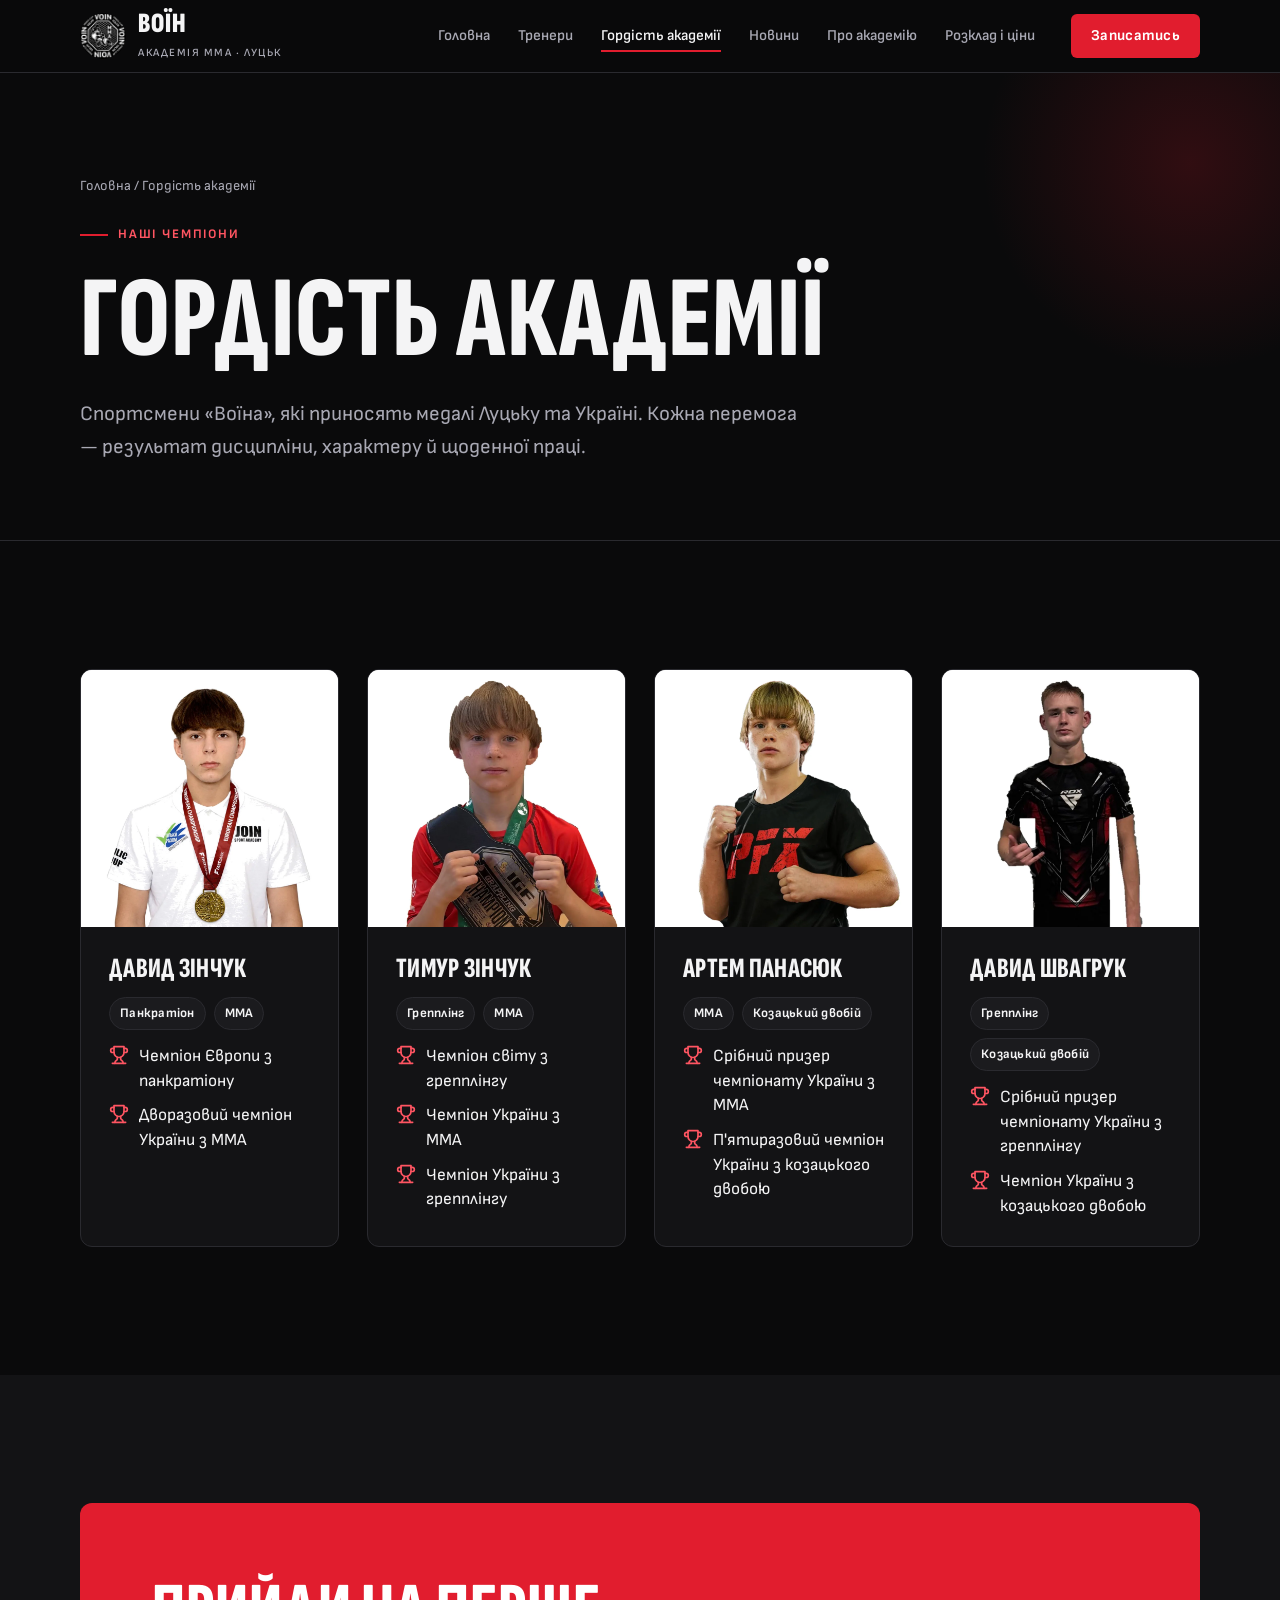
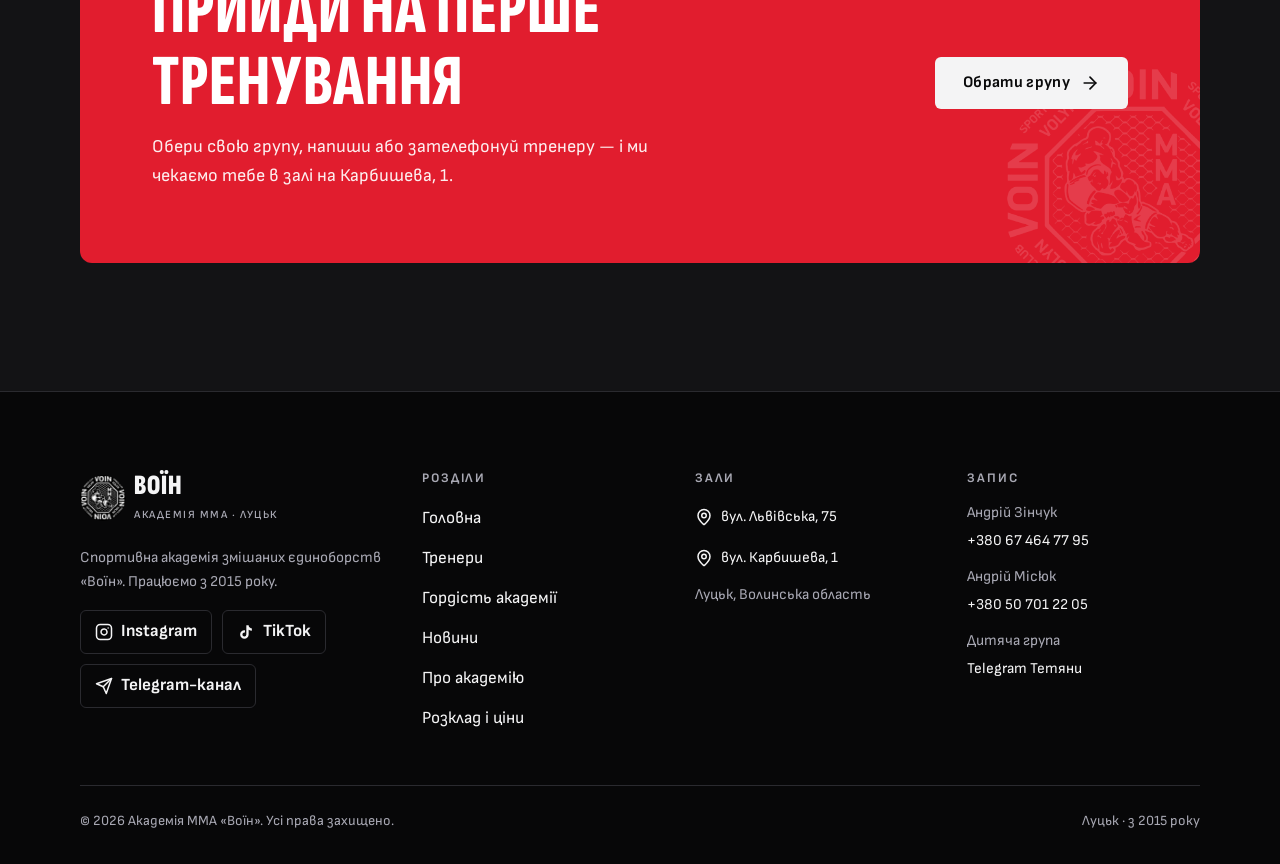
<file: gordist.html>
<!doctype html>
<html lang="uk" class="no-js">
<head>
<meta charset="utf-8">
<meta name="viewport" content="width=device-width, initial-scale=1">
<title>Гордість академії — Академія ММА «Воїн», Луцьк</title>
<meta name="description" content="Чемпіони академії ММА «Воїн»: чемпіони світу, Європи та України з ММА, грепплінгу, панкратіону та козацького двобою.">
<meta name="theme-color" content="#0a0a0b">
<link rel="canonical" href="https://xvasdoi.github.io/Voin/gordist.html">
<meta property="og:type" content="website">
<meta property="og:locale" content="uk_UA">
<meta property="og:title" content="Гордість академії — Академія ММА «Воїн», Луцьк">
<meta property="og:description" content="Чемпіони академії ММА «Воїн»: чемпіони світу, Європи та України з ММА, грепплінгу, панкратіону та козацького двобою.">
<meta property="og:image" content="https://xvasdoi.github.io/Voin/assets/img/icon-512.png">
<link rel="icon" type="image/png" href="assets/img/favicon.png">
<link rel="apple-touch-icon" href="assets/img/apple-touch-icon.png">
<link rel="preconnect" href="https://fonts.googleapis.com">
<link rel="preconnect" href="https://fonts.gstatic.com" crossorigin>
<link rel="stylesheet" href="https://fonts.googleapis.com/css2?family=Sofia+Sans+Extra+Condensed:wght@800;900&family=Sofia+Sans:wght@400;600;700;800&display=swap">
<link rel="stylesheet" href="assets/css/style.css?v=202611082234">
<script type="application/ld+json">{"@context": "https://schema.org", "@type": "SportsClub", "name": "Спортивна академія змішаних єдиноборств «Воїн»", "url": "https://xvasdoi.github.io/Voin/", "logo": "https://xvasdoi.github.io/Voin/assets/img/logo.png", "foundingDate": "2015", "address": [{"@type": "PostalAddress", "streetAddress": "вул. Львівська, 75", "addressLocality": "Луцьк", "addressRegion": "Волинська область", "postalCode": "43000", "addressCountry": "UA"}, {"@type": "PostalAddress", "streetAddress": "вул. Карбишева, 1", "addressLocality": "Луцьк", "addressRegion": "Волинська область", "postalCode": "43000", "addressCountry": "UA"}], "telephone": "+380674647795", "sameAs": ["https://www.instagram.com/voinlutskmma", "https://www.tiktok.com/@voinlutskmma1", "https://t.me/mmavoin2026"]}</script>
</head>
<body>
<a class="skip-link" href="#main">Перейти до змісту</a>
<header class="header">
  <div class="container header__inner">
    <a class="brand" href="index.html" aria-label="Академія ММА «Воїн» — на головну">
      <img src="assets/img/logo.png" alt="" width="46" height="46">
      <span><span class="brand__name">Воїн</span><span class="brand__sub">Академія ММА · Луцьк</span></span>
    </a>
    <nav class="nav" id="site-nav" aria-label="Головне меню">
      <ul class="nav__list"><li><a class="nav__link" href="index.html">Головна</a></li><li><a class="nav__link" href="trenery.html">Тренери</a></li><li><a class="nav__link" href="gordist.html" aria-current="page">Гордість академії</a></li><li><a class="nav__link" href="novyny.html">Новини</a></li><li><a class="nav__link" href="pro-akademiyu.html">Про академію</a></li><li><a class="nav__link" href="zapys.html">Розклад і ціни</a></li></ul>
      <div class="nav__extra">
        <a class="btn btn--primary btn--block" href="zapys.html#grupy">Записатись на тренування</a>
        <div class="socials"><a class="social" href="https://www.instagram.com/voinlutskmma" target="_blank" rel="noopener"><svg viewBox="0 0 24 24" fill="none" stroke="currentColor" stroke-width="2" stroke-linecap="round" stroke-linejoin="round" aria-hidden="true"><rect width="20" height="20" x="2" y="2" rx="5" ry="5"/><path d="M16 11.37A4 4 0 1 1 12.63 8 4 4 0 0 1 16 11.37z"/><line x1="17.5" x2="17.51" y1="6.5" y2="6.5"/></svg>Instagram</a><a class="social" href="https://www.tiktok.com/@voinlutskmma1" target="_blank" rel="noopener"><svg viewBox="0 0 24 24" fill="currentColor" aria-hidden="true"><path d="M16.6 5.82A4.28 4.28 0 0 1 15.54 3h-3.09v12.4a2.59 2.59 0 0 1-2.59 2.5c-1.42 0-2.6-1.16-2.6-2.6 0-1.72 1.66-3.01 3.37-2.48V9.66c-3.45-.46-6.47 2.22-6.47 5.64 0 3.33 2.76 5.7 5.69 5.7 3.14 0 5.69-2.55 5.69-5.7V9.01a7.35 7.35 0 0 0 4.3 1.38V7.3s-1.88.09-3.24-1.48z"/></svg>TikTok</a><a class="social" href="https://t.me/mmavoin2026" target="_blank" rel="noopener"><svg viewBox="0 0 24 24" fill="none" stroke="currentColor" stroke-width="2" stroke-linecap="round" stroke-linejoin="round" aria-hidden="true"><path d="m22 2-7 20-4-9-9-4Z"/><path d="M22 2 11 13"/></svg>Telegram-канал</a></div>
      </div>
    </nav>
    <a class="btn btn--primary btn--sm header__cta" href="zapys.html#grupy">Записатись</a>
    <button class="burger" type="button" aria-expanded="false" aria-controls="site-nav" aria-label="Відкрити меню">
      <span class="icon-open"><svg viewBox="0 0 24 24" fill="none" stroke="currentColor" stroke-width="2" stroke-linecap="round" stroke-linejoin="round" aria-hidden="true"><line x1="4" x2="20" y1="7" y2="7"/><line x1="4" x2="20" y1="12" y2="12"/><line x1="4" x2="20" y1="17" y2="17"/></svg></span><span class="icon-close"><svg viewBox="0 0 24 24" fill="none" stroke="currentColor" stroke-width="2" stroke-linecap="round" stroke-linejoin="round" aria-hidden="true"><path d="M18 6 6 18"/><path d="m6 6 12 12"/></svg></span>
    </button>
  </div>
</header>
<main id="main">
<section class="page-hero"><div class="container">
<p class="breadcrumbs"><a href="index.html">Головна</a> / Гордість академії</p>
<p class="eyebrow">Наші чемпіони</p><h1 class="h-xl">Гордість академії</h1>
<p class="lead">Спортсмени «Воїна», які приносять медалі Луцьку та Україні. Кожна перемога — результат дисципліни, характеру й щоденної праці.</p></div></section>
<section class="section"><div class="container"><div class="grid grid--4"><article class="person person--compact reveal" id="davyd-zinchuk"><div class="person__photo"><picture><source srcset="assets/img/athletes/davyd-zinchuk.webp" type="image/webp"><img src="assets/img/athletes/davyd-zinchuk.jpg" alt="Давид Зінчук" width="1000" height="1000" loading="lazy" decoding="async"></picture></div><div class="person__body"><h3 class="person__name">Давид Зінчук</h3><div class="tags"><span class="tag">Панкратіон</span><span class="tag">ММА</span></div><ul class="achievements"><li><svg viewBox="0 0 24 24" fill="none" stroke="currentColor" stroke-width="2" stroke-linecap="round" stroke-linejoin="round" aria-hidden="true"><path d="M6 9H4.5a2.5 2.5 0 0 1 0-5H6"/><path d="M18 9h1.5a2.5 2.5 0 0 0 0-5H18"/><path d="M4 22h16"/><path d="M10 14.66V17c0 .55-.47.98-.97 1.21C7.85 18.75 7 20.24 7 22"/><path d="M14 14.66V17c0 .55.47.98.97 1.21C16.15 18.75 17 20.24 17 22"/><path d="M18 2H6v7a6 6 0 0 0 12 0V2Z"/></svg><span>Чемпіон Європи з панкратіону</span></li><li><svg viewBox="0 0 24 24" fill="none" stroke="currentColor" stroke-width="2" stroke-linecap="round" stroke-linejoin="round" aria-hidden="true"><path d="M6 9H4.5a2.5 2.5 0 0 1 0-5H6"/><path d="M18 9h1.5a2.5 2.5 0 0 0 0-5H18"/><path d="M4 22h16"/><path d="M10 14.66V17c0 .55-.47.98-.97 1.21C7.85 18.75 7 20.24 7 22"/><path d="M14 14.66V17c0 .55.47.98.97 1.21C16.15 18.75 17 20.24 17 22"/><path d="M18 2H6v7a6 6 0 0 0 12 0V2Z"/></svg><span>Дворазовий чемпіон України з ММА</span></li></ul></div></article><article class="person person--compact reveal" id="tymur-zinchuk"><div class="person__photo"><picture><source srcset="assets/img/athletes/tymur-zinchuk.webp" type="image/webp"><img src="assets/img/athletes/tymur-zinchuk.jpg" alt="Тимур Зінчук" width="1000" height="1000" loading="lazy" decoding="async"></picture></div><div class="person__body"><h3 class="person__name">Тимур Зінчук</h3><div class="tags"><span class="tag">Грепплінг</span><span class="tag">ММА</span></div><ul class="achievements"><li><svg viewBox="0 0 24 24" fill="none" stroke="currentColor" stroke-width="2" stroke-linecap="round" stroke-linejoin="round" aria-hidden="true"><path d="M6 9H4.5a2.5 2.5 0 0 1 0-5H6"/><path d="M18 9h1.5a2.5 2.5 0 0 0 0-5H18"/><path d="M4 22h16"/><path d="M10 14.66V17c0 .55-.47.98-.97 1.21C7.85 18.75 7 20.24 7 22"/><path d="M14 14.66V17c0 .55.47.98.97 1.21C16.15 18.75 17 20.24 17 22"/><path d="M18 2H6v7a6 6 0 0 0 12 0V2Z"/></svg><span>Чемпіон світу з грепплінгу</span></li><li><svg viewBox="0 0 24 24" fill="none" stroke="currentColor" stroke-width="2" stroke-linecap="round" stroke-linejoin="round" aria-hidden="true"><path d="M6 9H4.5a2.5 2.5 0 0 1 0-5H6"/><path d="M18 9h1.5a2.5 2.5 0 0 0 0-5H18"/><path d="M4 22h16"/><path d="M10 14.66V17c0 .55-.47.98-.97 1.21C7.85 18.75 7 20.24 7 22"/><path d="M14 14.66V17c0 .55.47.98.97 1.21C16.15 18.75 17 20.24 17 22"/><path d="M18 2H6v7a6 6 0 0 0 12 0V2Z"/></svg><span>Чемпіон України з ММА</span></li><li><svg viewBox="0 0 24 24" fill="none" stroke="currentColor" stroke-width="2" stroke-linecap="round" stroke-linejoin="round" aria-hidden="true"><path d="M6 9H4.5a2.5 2.5 0 0 1 0-5H6"/><path d="M18 9h1.5a2.5 2.5 0 0 0 0-5H18"/><path d="M4 22h16"/><path d="M10 14.66V17c0 .55-.47.98-.97 1.21C7.85 18.75 7 20.24 7 22"/><path d="M14 14.66V17c0 .55.47.98.97 1.21C16.15 18.75 17 20.24 17 22"/><path d="M18 2H6v7a6 6 0 0 0 12 0V2Z"/></svg><span>Чемпіон України з грепплінгу</span></li></ul></div></article><article class="person person--compact reveal" id="artem-panasiuk"><div class="person__photo"><picture><source srcset="assets/img/athletes/artem-panasiuk.webp" type="image/webp"><img src="assets/img/athletes/artem-panasiuk.jpg" alt="Артем Панасюк" width="1000" height="1000" loading="lazy" decoding="async"></picture></div><div class="person__body"><h3 class="person__name">Артем Панасюк</h3><div class="tags"><span class="tag">ММА</span><span class="tag">Козацький двобій</span></div><ul class="achievements"><li><svg viewBox="0 0 24 24" fill="none" stroke="currentColor" stroke-width="2" stroke-linecap="round" stroke-linejoin="round" aria-hidden="true"><path d="M6 9H4.5a2.5 2.5 0 0 1 0-5H6"/><path d="M18 9h1.5a2.5 2.5 0 0 0 0-5H18"/><path d="M4 22h16"/><path d="M10 14.66V17c0 .55-.47.98-.97 1.21C7.85 18.75 7 20.24 7 22"/><path d="M14 14.66V17c0 .55.47.98.97 1.21C16.15 18.75 17 20.24 17 22"/><path d="M18 2H6v7a6 6 0 0 0 12 0V2Z"/></svg><span>Срібний призер чемпіонату України з ММА</span></li><li><svg viewBox="0 0 24 24" fill="none" stroke="currentColor" stroke-width="2" stroke-linecap="round" stroke-linejoin="round" aria-hidden="true"><path d="M6 9H4.5a2.5 2.5 0 0 1 0-5H6"/><path d="M18 9h1.5a2.5 2.5 0 0 0 0-5H18"/><path d="M4 22h16"/><path d="M10 14.66V17c0 .55-.47.98-.97 1.21C7.85 18.75 7 20.24 7 22"/><path d="M14 14.66V17c0 .55.47.98.97 1.21C16.15 18.75 17 20.24 17 22"/><path d="M18 2H6v7a6 6 0 0 0 12 0V2Z"/></svg><span>П&#x27;ятиразовий чемпіон України з козацького двобою</span></li></ul></div></article><article class="person person--compact reveal" id="davyd-shvahruk"><div class="person__photo"><picture><source srcset="assets/img/athletes/davyd-shvahruk.webp" type="image/webp"><img src="assets/img/athletes/davyd-shvahruk.jpg" alt="Давид Швагрук" width="1000" height="1000" loading="lazy" decoding="async"></picture></div><div class="person__body"><h3 class="person__name">Давид Швагрук</h3><div class="tags"><span class="tag">Грепплінг</span><span class="tag">Козацький двобій</span></div><ul class="achievements"><li><svg viewBox="0 0 24 24" fill="none" stroke="currentColor" stroke-width="2" stroke-linecap="round" stroke-linejoin="round" aria-hidden="true"><path d="M6 9H4.5a2.5 2.5 0 0 1 0-5H6"/><path d="M18 9h1.5a2.5 2.5 0 0 0 0-5H18"/><path d="M4 22h16"/><path d="M10 14.66V17c0 .55-.47.98-.97 1.21C7.85 18.75 7 20.24 7 22"/><path d="M14 14.66V17c0 .55.47.98.97 1.21C16.15 18.75 17 20.24 17 22"/><path d="M18 2H6v7a6 6 0 0 0 12 0V2Z"/></svg><span>Срібний призер чемпіонату України з грепплінгу</span></li><li><svg viewBox="0 0 24 24" fill="none" stroke="currentColor" stroke-width="2" stroke-linecap="round" stroke-linejoin="round" aria-hidden="true"><path d="M6 9H4.5a2.5 2.5 0 0 1 0-5H6"/><path d="M18 9h1.5a2.5 2.5 0 0 0 0-5H18"/><path d="M4 22h16"/><path d="M10 14.66V17c0 .55-.47.98-.97 1.21C7.85 18.75 7 20.24 7 22"/><path d="M14 14.66V17c0 .55.47.98.97 1.21C16.15 18.75 17 20.24 17 22"/><path d="M18 2H6v7a6 6 0 0 0 12 0V2Z"/></svg><span>Чемпіон України з козацького двобою</span></li></ul></div></article></div></div></section>
<section class="section section--surface"><div class="container"><div class="cta reveal"><div><h2 class="h-lg">Прийди на перше тренування</h2><p>Обери свою групу, напиши або зателефонуй тренеру — і ми чекаємо тебе в залі на Карбишева, 1.</p></div><div class="btn-row"><a class="btn btn--light" href="zapys.html#grupy">Обрати групу <svg viewBox="0 0 24 24" fill="none" stroke="currentColor" stroke-width="2" stroke-linecap="round" stroke-linejoin="round" aria-hidden="true"><path d="M5 12h14"/><path d="m12 5 7 7-7 7"/></svg></a></div></div></div></section>
</main>
<footer class="footer">
  <div class="container">
    <div class="footer__grid">
      <div>
        <a class="brand" href="index.html"><img src="assets/img/logo.png" alt="" width="46" height="46"><span><span class="brand__name">Воїн</span><span class="brand__sub">Академія ММА · Луцьк</span></span></a>
        <p style="margin-top:16px">Спортивна академія змішаних єдиноборств «Воїн». Працюємо з 2015 року.</p>
        <div class="socials"><a class="social" href="https://www.instagram.com/voinlutskmma" target="_blank" rel="noopener"><svg viewBox="0 0 24 24" fill="none" stroke="currentColor" stroke-width="2" stroke-linecap="round" stroke-linejoin="round" aria-hidden="true"><rect width="20" height="20" x="2" y="2" rx="5" ry="5"/><path d="M16 11.37A4 4 0 1 1 12.63 8 4 4 0 0 1 16 11.37z"/><line x1="17.5" x2="17.51" y1="6.5" y2="6.5"/></svg>Instagram</a><a class="social" href="https://www.tiktok.com/@voinlutskmma1" target="_blank" rel="noopener"><svg viewBox="0 0 24 24" fill="currentColor" aria-hidden="true"><path d="M16.6 5.82A4.28 4.28 0 0 1 15.54 3h-3.09v12.4a2.59 2.59 0 0 1-2.59 2.5c-1.42 0-2.6-1.16-2.6-2.6 0-1.72 1.66-3.01 3.37-2.48V9.66c-3.45-.46-6.47 2.22-6.47 5.64 0 3.33 2.76 5.7 5.69 5.7 3.14 0 5.69-2.55 5.69-5.7V9.01a7.35 7.35 0 0 0 4.3 1.38V7.3s-1.88.09-3.24-1.48z"/></svg>TikTok</a><a class="social" href="https://t.me/mmavoin2026" target="_blank" rel="noopener"><svg viewBox="0 0 24 24" fill="none" stroke="currentColor" stroke-width="2" stroke-linecap="round" stroke-linejoin="round" aria-hidden="true"><path d="m22 2-7 20-4-9-9-4Z"/><path d="M22 2 11 13"/></svg>Telegram-канал</a></div>
      </div>
      <div><h3>Розділи</h3><ul><li><a href="index.html">Головна</a></li><li><a href="trenery.html">Тренери</a></li><li><a href="gordist.html">Гордість академії</a></li><li><a href="novyny.html">Новини</a></li><li><a href="pro-akademiyu.html">Про академію</a></li><li><a href="zapys.html">Розклад і ціни</a></li></ul></div>
      <div><h3>Зали</h3>
        <p><a href="https://maps.app.goo.gl/R7CHGskqYww7orPp9" target="_blank" rel="noopener"><svg viewBox="0 0 24 24" fill="none" stroke="currentColor" stroke-width="2" stroke-linecap="round" stroke-linejoin="round" aria-hidden="true"><path d="M20 10c0 4.993-5.539 10.193-7.399 11.799a1 1 0 0 1-1.202 0C9.539 20.193 4 14.993 4 10a8 8 0 0 1 16 0"/><circle cx="12" cy="10" r="3"/></svg>вул. Львівська, 75</a></p><p><a href="https://maps.app.goo.gl/UCqbPQ3HKP9yiX9S9" target="_blank" rel="noopener"><svg viewBox="0 0 24 24" fill="none" stroke="currentColor" stroke-width="2" stroke-linecap="round" stroke-linejoin="round" aria-hidden="true"><path d="M20 10c0 4.993-5.539 10.193-7.399 11.799a1 1 0 0 1-1.202 0C9.539 20.193 4 14.993 4 10a8 8 0 0 1 16 0"/><circle cx="12" cy="10" r="3"/></svg>вул. Карбишева, 1</a></p>
        <p>Луцьк, Волинська область</p>
      </div>
      <div><h3>Запис</h3>
        <p>Андрій Зінчук<br><a href="tel:+380674647795">+380 67 464 77 95</a></p>
        <p>Андрій Місюк<br><a href="tel:+380507012205">+380 50 701 22 05</a></p>
        <p>Дитяча група<br><a href="https://t.me/Tanya_Astakhova" target="_blank" rel="noopener">Telegram Тетяни</a></p>
      </div>
    </div>
    <div class="footer__bottom"><span>© 2026 Академія ММА «Воїн». Усі права захищено.</span><span>Луцьк · з 2015 року</span></div>
  </div>
</footer>
<div class="mobile-bar">
  <a class="btn btn--primary" href="zapys.html#grupy">Записатись</a>
  <a class="btn btn--ghost" href="tel:+380507012205" aria-label="Подзвонити"><svg viewBox="0 0 24 24" fill="none" stroke="currentColor" stroke-width="2" stroke-linecap="round" stroke-linejoin="round" aria-hidden="true"><path d="M22 16.92v3a2 2 0 0 1-2.18 2 19.79 19.79 0 0 1-8.63-3.07 19.5 19.5 0 0 1-6-6 19.79 19.79 0 0 1-3.07-8.67A2 2 0 0 1 4.11 2h3a2 2 0 0 1 2 1.72 12.84 12.84 0 0 0 .7 2.81 2 2 0 0 1-.45 2.11L8.09 9.91a16 16 0 0 0 6 6l1.27-1.27a2 2 0 0 1 2.11-.45 12.84 12.84 0 0 0 2.81.7A2 2 0 0 1 22 16.92z"/></svg>Дзвінок</a>
</div>
<script src="assets/js/main.js?v=202611082234" defer></script>
</body>
</html>
</file>
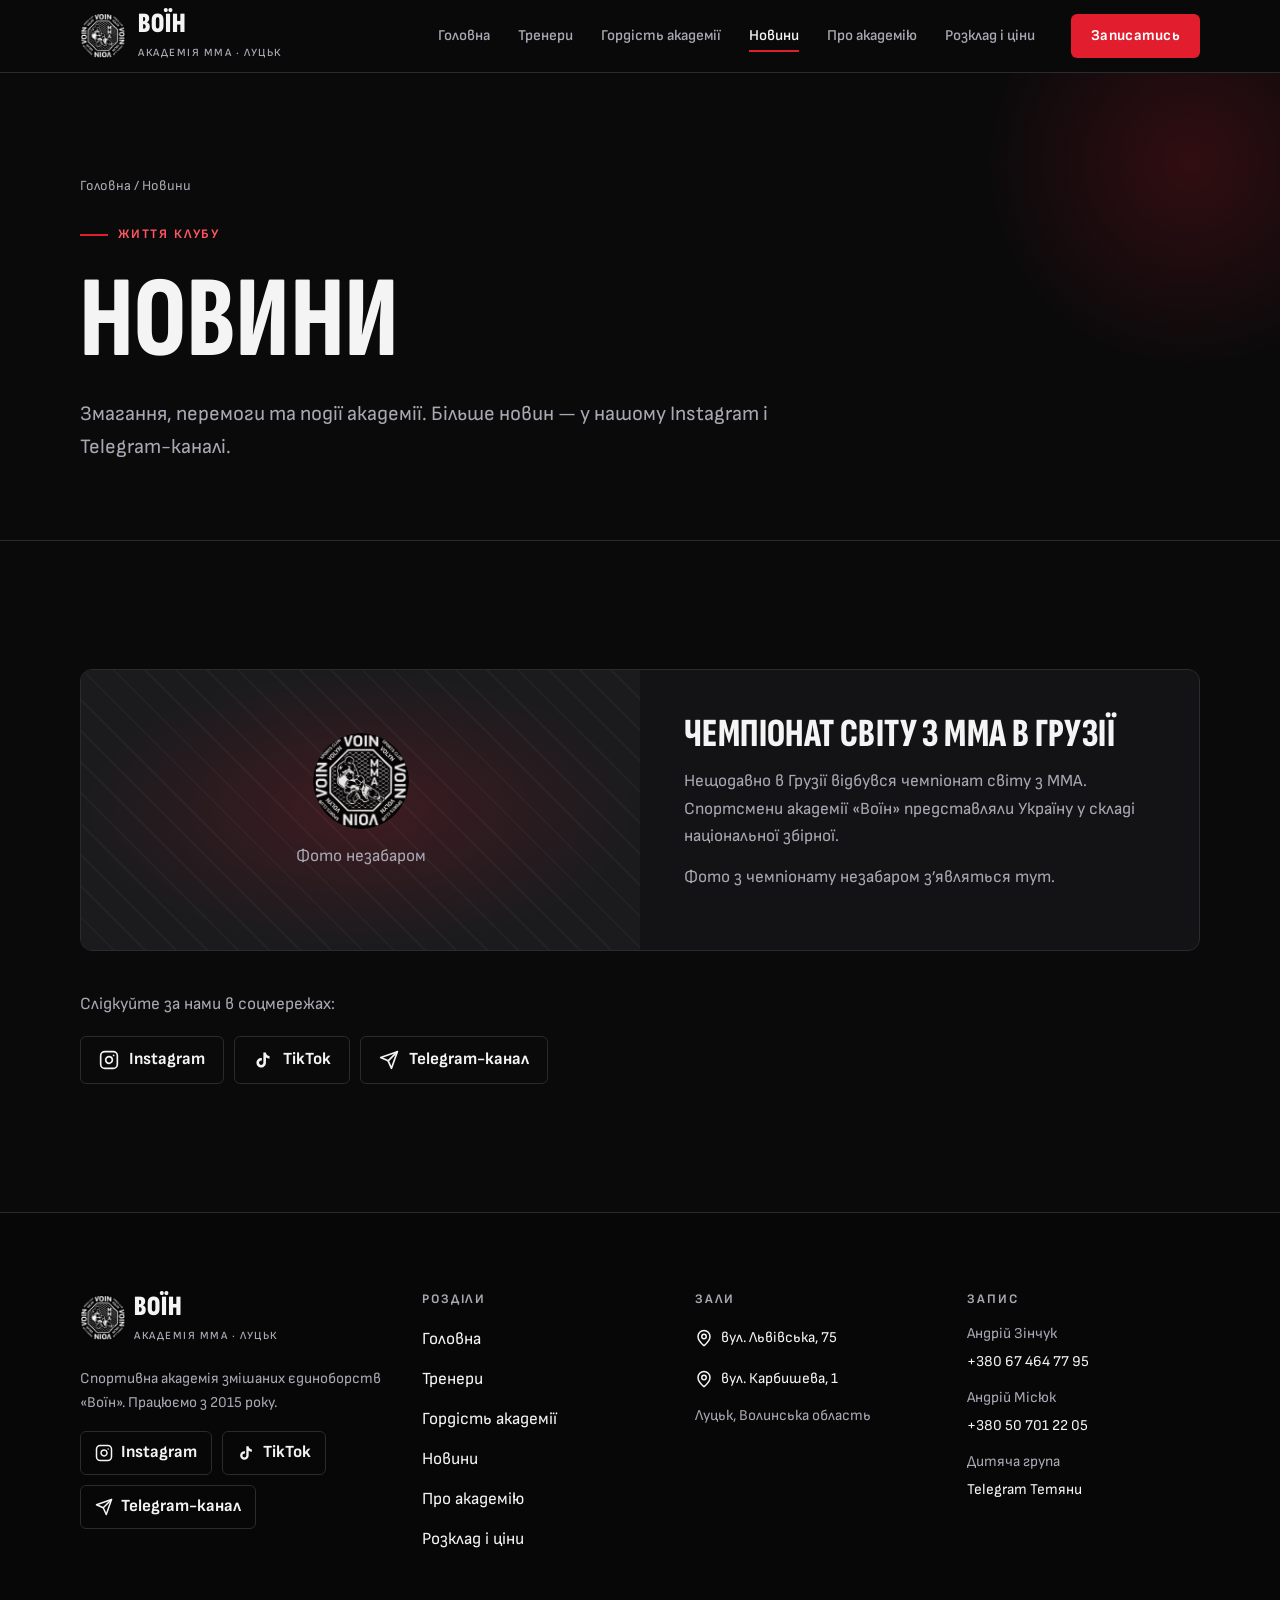
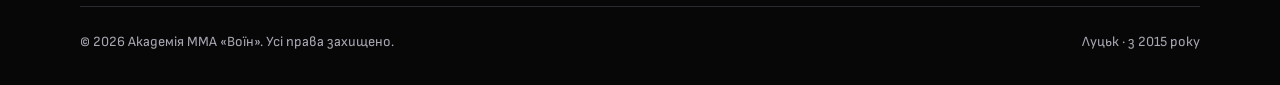
<file: novyny.html>
<!doctype html>
<html lang="uk" class="no-js">
<head>
<meta charset="utf-8">
<meta name="viewport" content="width=device-width, initial-scale=1">
<title>Новини — Академія ММА «Воїн», Луцьк</title>
<meta name="description" content="Новини академії ММА «Воїн»: змагання, перемоги спортсменів та події клубу.">
<meta name="theme-color" content="#0a0a0b">
<link rel="canonical" href="https://xvasdoi.github.io/Voin/novyny.html">
<meta property="og:type" content="website">
<meta property="og:locale" content="uk_UA">
<meta property="og:title" content="Новини — Академія ММА «Воїн», Луцьк">
<meta property="og:description" content="Новини академії ММА «Воїн»: змагання, перемоги спортсменів та події клубу.">
<meta property="og:image" content="https://xvasdoi.github.io/Voin/assets/img/icon-512.png">
<link rel="icon" type="image/png" href="assets/img/favicon.png">
<link rel="apple-touch-icon" href="assets/img/apple-touch-icon.png">
<link rel="preconnect" href="https://fonts.googleapis.com">
<link rel="preconnect" href="https://fonts.gstatic.com" crossorigin>
<link rel="stylesheet" href="https://fonts.googleapis.com/css2?family=Sofia+Sans+Extra+Condensed:wght@800;900&family=Sofia+Sans:wght@400;600;700;800&display=swap">
<link rel="stylesheet" href="assets/css/style.css?v=202611082234">
<script type="application/ld+json">{"@context": "https://schema.org", "@type": "SportsClub", "name": "Спортивна академія змішаних єдиноборств «Воїн»", "url": "https://xvasdoi.github.io/Voin/", "logo": "https://xvasdoi.github.io/Voin/assets/img/logo.png", "foundingDate": "2015", "address": [{"@type": "PostalAddress", "streetAddress": "вул. Львівська, 75", "addressLocality": "Луцьк", "addressRegion": "Волинська область", "postalCode": "43000", "addressCountry": "UA"}, {"@type": "PostalAddress", "streetAddress": "вул. Карбишева, 1", "addressLocality": "Луцьк", "addressRegion": "Волинська область", "postalCode": "43000", "addressCountry": "UA"}], "telephone": "+380674647795", "sameAs": ["https://www.instagram.com/voinlutskmma", "https://www.tiktok.com/@voinlutskmma1", "https://t.me/mmavoin2026"]}</script>
</head>
<body>
<a class="skip-link" href="#main">Перейти до змісту</a>
<header class="header">
  <div class="container header__inner">
    <a class="brand" href="index.html" aria-label="Академія ММА «Воїн» — на головну">
      <img src="assets/img/logo.png" alt="" width="46" height="46">
      <span><span class="brand__name">Воїн</span><span class="brand__sub">Академія ММА · Луцьк</span></span>
    </a>
    <nav class="nav" id="site-nav" aria-label="Головне меню">
      <ul class="nav__list"><li><a class="nav__link" href="index.html">Головна</a></li><li><a class="nav__link" href="trenery.html">Тренери</a></li><li><a class="nav__link" href="gordist.html">Гордість академії</a></li><li><a class="nav__link" href="novyny.html" aria-current="page">Новини</a></li><li><a class="nav__link" href="pro-akademiyu.html">Про академію</a></li><li><a class="nav__link" href="zapys.html">Розклад і ціни</a></li></ul>
      <div class="nav__extra">
        <a class="btn btn--primary btn--block" href="zapys.html#grupy">Записатись на тренування</a>
        <div class="socials"><a class="social" href="https://www.instagram.com/voinlutskmma" target="_blank" rel="noopener"><svg viewBox="0 0 24 24" fill="none" stroke="currentColor" stroke-width="2" stroke-linecap="round" stroke-linejoin="round" aria-hidden="true"><rect width="20" height="20" x="2" y="2" rx="5" ry="5"/><path d="M16 11.37A4 4 0 1 1 12.63 8 4 4 0 0 1 16 11.37z"/><line x1="17.5" x2="17.51" y1="6.5" y2="6.5"/></svg>Instagram</a><a class="social" href="https://www.tiktok.com/@voinlutskmma1" target="_blank" rel="noopener"><svg viewBox="0 0 24 24" fill="currentColor" aria-hidden="true"><path d="M16.6 5.82A4.28 4.28 0 0 1 15.54 3h-3.09v12.4a2.59 2.59 0 0 1-2.59 2.5c-1.42 0-2.6-1.16-2.6-2.6 0-1.72 1.66-3.01 3.37-2.48V9.66c-3.45-.46-6.47 2.22-6.47 5.64 0 3.33 2.76 5.7 5.69 5.7 3.14 0 5.69-2.55 5.69-5.7V9.01a7.35 7.35 0 0 0 4.3 1.38V7.3s-1.88.09-3.24-1.48z"/></svg>TikTok</a><a class="social" href="https://t.me/mmavoin2026" target="_blank" rel="noopener"><svg viewBox="0 0 24 24" fill="none" stroke="currentColor" stroke-width="2" stroke-linecap="round" stroke-linejoin="round" aria-hidden="true"><path d="m22 2-7 20-4-9-9-4Z"/><path d="M22 2 11 13"/></svg>Telegram-канал</a></div>
      </div>
    </nav>
    <a class="btn btn--primary btn--sm header__cta" href="zapys.html#grupy">Записатись</a>
    <button class="burger" type="button" aria-expanded="false" aria-controls="site-nav" aria-label="Відкрити меню">
      <span class="icon-open"><svg viewBox="0 0 24 24" fill="none" stroke="currentColor" stroke-width="2" stroke-linecap="round" stroke-linejoin="round" aria-hidden="true"><line x1="4" x2="20" y1="7" y2="7"/><line x1="4" x2="20" y1="12" y2="12"/><line x1="4" x2="20" y1="17" y2="17"/></svg></span><span class="icon-close"><svg viewBox="0 0 24 24" fill="none" stroke="currentColor" stroke-width="2" stroke-linecap="round" stroke-linejoin="round" aria-hidden="true"><path d="M18 6 6 18"/><path d="m6 6 12 12"/></svg></span>
    </button>
  </div>
</header>
<main id="main">
<section class="page-hero"><div class="container">
<p class="breadcrumbs"><a href="index.html">Головна</a> / Новини</p>
<p class="eyebrow">Життя клубу</p><h1 class="h-xl">Новини</h1>
<p class="lead">Змагання, перемоги та події академії. Більше новин — у нашому Instagram і Telegram-каналі.</p></div></section>
<section class="section"><div class="container"><div class="grid"><article class="news-card reveal" id="world-championship-georgia"><div class="news-card__media"><div class="news-card__placeholder"><div><img src="assets/img/logo.png" alt="" width="96" height="96" loading="lazy"><p>Фото незабаром</p></div></div></div><div class="news-card__body"><h3 class="h-md">Чемпіонат світу з ММА в Грузії</h3><p>Нещодавно в Грузії відбувся чемпіонат світу з ММА. Спортсмени академії «Воїн» представляли Україну у складі національної збірної.</p><p>Фото з чемпіонату незабаром з’являться тут.</p></div></article></div>
<div style="margin-top:40px"><p class="muted">Слідкуйте за нами в соцмережах:</p><div class="socials"><a class="social" href="https://www.instagram.com/voinlutskmma" target="_blank" rel="noopener"><svg viewBox="0 0 24 24" fill="none" stroke="currentColor" stroke-width="2" stroke-linecap="round" stroke-linejoin="round" aria-hidden="true"><rect width="20" height="20" x="2" y="2" rx="5" ry="5"/><path d="M16 11.37A4 4 0 1 1 12.63 8 4 4 0 0 1 16 11.37z"/><line x1="17.5" x2="17.51" y1="6.5" y2="6.5"/></svg>Instagram</a><a class="social" href="https://www.tiktok.com/@voinlutskmma1" target="_blank" rel="noopener"><svg viewBox="0 0 24 24" fill="currentColor" aria-hidden="true"><path d="M16.6 5.82A4.28 4.28 0 0 1 15.54 3h-3.09v12.4a2.59 2.59 0 0 1-2.59 2.5c-1.42 0-2.6-1.16-2.6-2.6 0-1.72 1.66-3.01 3.37-2.48V9.66c-3.45-.46-6.47 2.22-6.47 5.64 0 3.33 2.76 5.7 5.69 5.7 3.14 0 5.69-2.55 5.69-5.7V9.01a7.35 7.35 0 0 0 4.3 1.38V7.3s-1.88.09-3.24-1.48z"/></svg>TikTok</a><a class="social" href="https://t.me/mmavoin2026" target="_blank" rel="noopener"><svg viewBox="0 0 24 24" fill="none" stroke="currentColor" stroke-width="2" stroke-linecap="round" stroke-linejoin="round" aria-hidden="true"><path d="m22 2-7 20-4-9-9-4Z"/><path d="M22 2 11 13"/></svg>Telegram-канал</a></div></div></div></section>
</main>
<footer class="footer">
  <div class="container">
    <div class="footer__grid">
      <div>
        <a class="brand" href="index.html"><img src="assets/img/logo.png" alt="" width="46" height="46"><span><span class="brand__name">Воїн</span><span class="brand__sub">Академія ММА · Луцьк</span></span></a>
        <p style="margin-top:16px">Спортивна академія змішаних єдиноборств «Воїн». Працюємо з 2015 року.</p>
        <div class="socials"><a class="social" href="https://www.instagram.com/voinlutskmma" target="_blank" rel="noopener"><svg viewBox="0 0 24 24" fill="none" stroke="currentColor" stroke-width="2" stroke-linecap="round" stroke-linejoin="round" aria-hidden="true"><rect width="20" height="20" x="2" y="2" rx="5" ry="5"/><path d="M16 11.37A4 4 0 1 1 12.63 8 4 4 0 0 1 16 11.37z"/><line x1="17.5" x2="17.51" y1="6.5" y2="6.5"/></svg>Instagram</a><a class="social" href="https://www.tiktok.com/@voinlutskmma1" target="_blank" rel="noopener"><svg viewBox="0 0 24 24" fill="currentColor" aria-hidden="true"><path d="M16.6 5.82A4.28 4.28 0 0 1 15.54 3h-3.09v12.4a2.59 2.59 0 0 1-2.59 2.5c-1.42 0-2.6-1.16-2.6-2.6 0-1.72 1.66-3.01 3.37-2.48V9.66c-3.45-.46-6.47 2.22-6.47 5.64 0 3.33 2.76 5.7 5.69 5.7 3.14 0 5.69-2.55 5.69-5.7V9.01a7.35 7.35 0 0 0 4.3 1.38V7.3s-1.88.09-3.24-1.48z"/></svg>TikTok</a><a class="social" href="https://t.me/mmavoin2026" target="_blank" rel="noopener"><svg viewBox="0 0 24 24" fill="none" stroke="currentColor" stroke-width="2" stroke-linecap="round" stroke-linejoin="round" aria-hidden="true"><path d="m22 2-7 20-4-9-9-4Z"/><path d="M22 2 11 13"/></svg>Telegram-канал</a></div>
      </div>
      <div><h3>Розділи</h3><ul><li><a href="index.html">Головна</a></li><li><a href="trenery.html">Тренери</a></li><li><a href="gordist.html">Гордість академії</a></li><li><a href="novyny.html">Новини</a></li><li><a href="pro-akademiyu.html">Про академію</a></li><li><a href="zapys.html">Розклад і ціни</a></li></ul></div>
      <div><h3>Зали</h3>
        <p><a href="https://maps.app.goo.gl/R7CHGskqYww7orPp9" target="_blank" rel="noopener"><svg viewBox="0 0 24 24" fill="none" stroke="currentColor" stroke-width="2" stroke-linecap="round" stroke-linejoin="round" aria-hidden="true"><path d="M20 10c0 4.993-5.539 10.193-7.399 11.799a1 1 0 0 1-1.202 0C9.539 20.193 4 14.993 4 10a8 8 0 0 1 16 0"/><circle cx="12" cy="10" r="3"/></svg>вул. Львівська, 75</a></p><p><a href="https://maps.app.goo.gl/UCqbPQ3HKP9yiX9S9" target="_blank" rel="noopener"><svg viewBox="0 0 24 24" fill="none" stroke="currentColor" stroke-width="2" stroke-linecap="round" stroke-linejoin="round" aria-hidden="true"><path d="M20 10c0 4.993-5.539 10.193-7.399 11.799a1 1 0 0 1-1.202 0C9.539 20.193 4 14.993 4 10a8 8 0 0 1 16 0"/><circle cx="12" cy="10" r="3"/></svg>вул. Карбишева, 1</a></p>
        <p>Луцьк, Волинська область</p>
      </div>
      <div><h3>Запис</h3>
        <p>Андрій Зінчук<br><a href="tel:+380674647795">+380 67 464 77 95</a></p>
        <p>Андрій Місюк<br><a href="tel:+380507012205">+380 50 701 22 05</a></p>
        <p>Дитяча група<br><a href="https://t.me/Tanya_Astakhova" target="_blank" rel="noopener">Telegram Тетяни</a></p>
      </div>
    </div>
    <div class="footer__bottom"><span>© 2026 Академія ММА «Воїн». Усі права захищено.</span><span>Луцьк · з 2015 року</span></div>
  </div>
</footer>
<div class="mobile-bar">
  <a class="btn btn--primary" href="zapys.html#grupy">Записатись</a>
  <a class="btn btn--ghost" href="tel:+380507012205" aria-label="Подзвонити"><svg viewBox="0 0 24 24" fill="none" stroke="currentColor" stroke-width="2" stroke-linecap="round" stroke-linejoin="round" aria-hidden="true"><path d="M22 16.92v3a2 2 0 0 1-2.18 2 19.79 19.79 0 0 1-8.63-3.07 19.5 19.5 0 0 1-6-6 19.79 19.79 0 0 1-3.07-8.67A2 2 0 0 1 4.11 2h3a2 2 0 0 1 2 1.72 12.84 12.84 0 0 0 .7 2.81 2 2 0 0 1-.45 2.11L8.09 9.91a16 16 0 0 0 6 6l1.27-1.27a2 2 0 0 1 2.11-.45 12.84 12.84 0 0 0 2.81.7A2 2 0 0 1 22 16.92z"/></svg>Дзвінок</a>
</div>
<script src="assets/js/main.js?v=202611082234" defer></script>
</body>
</html>
</file>
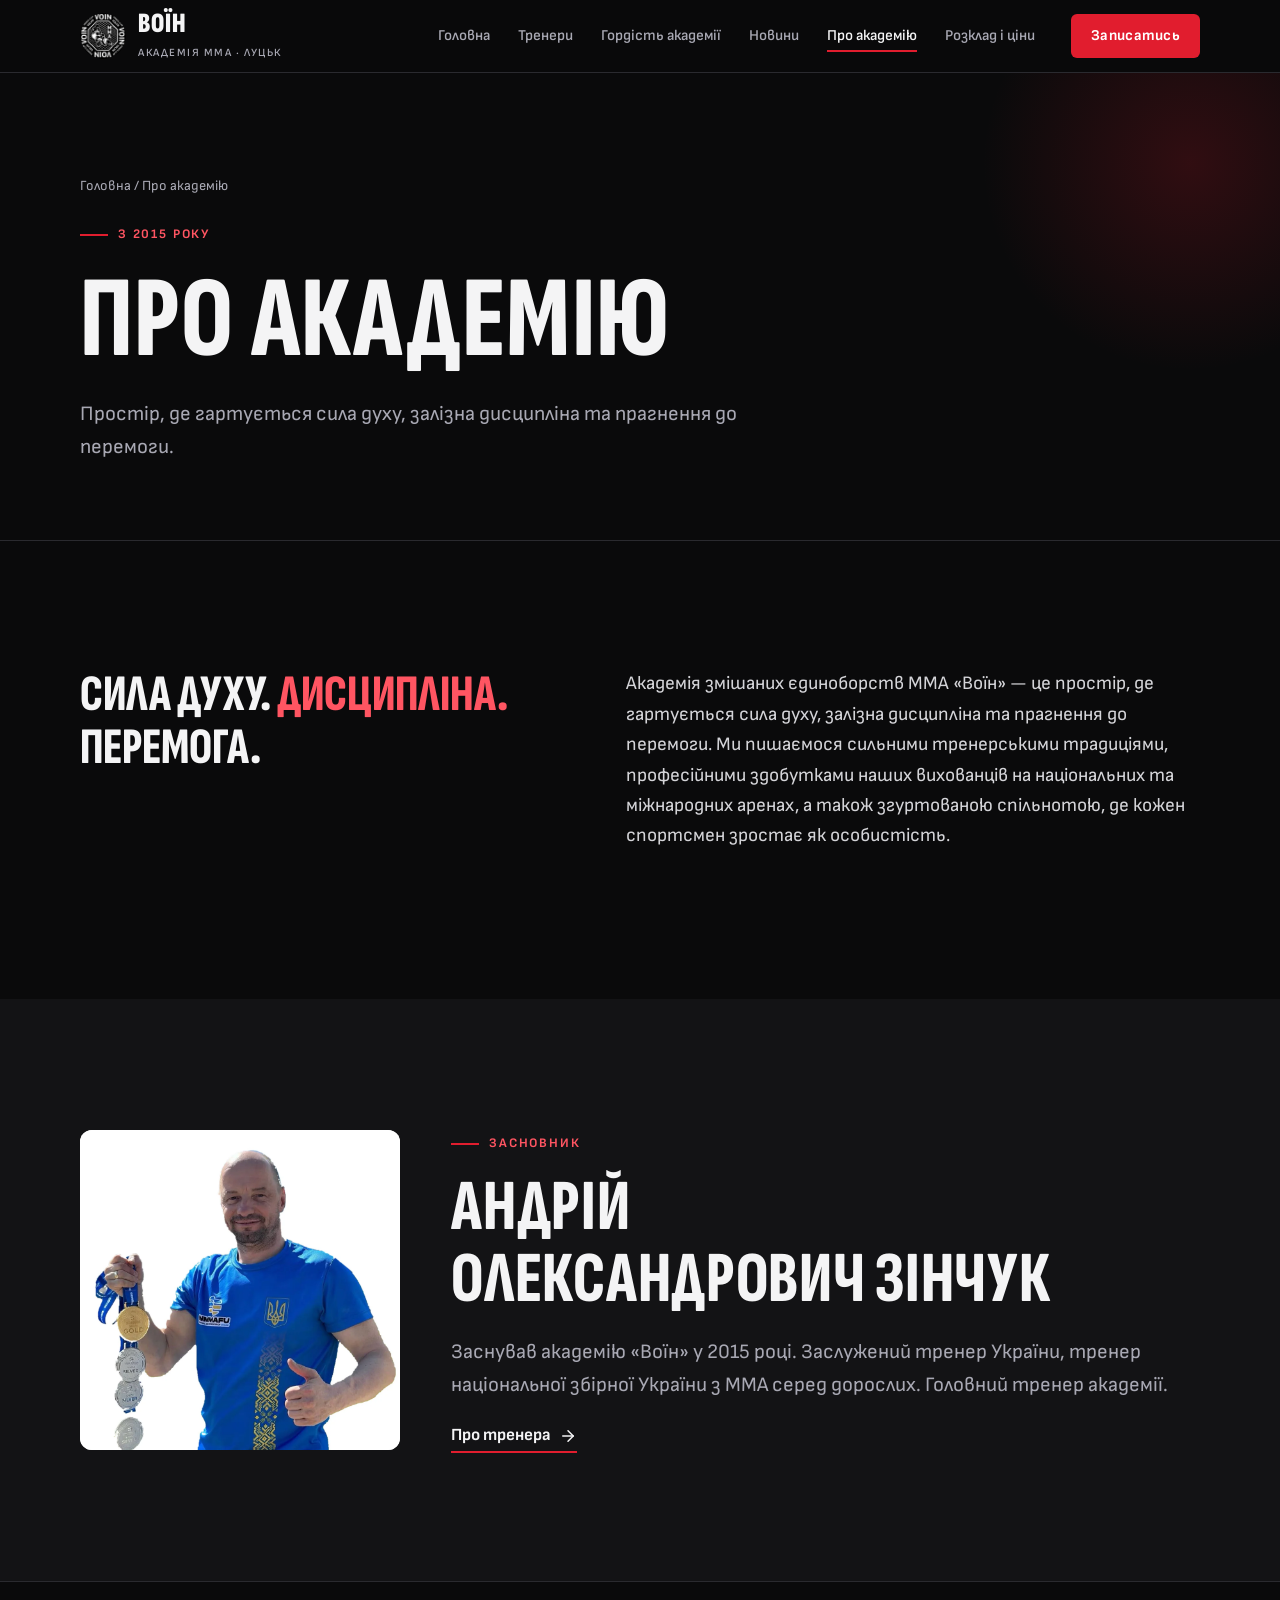
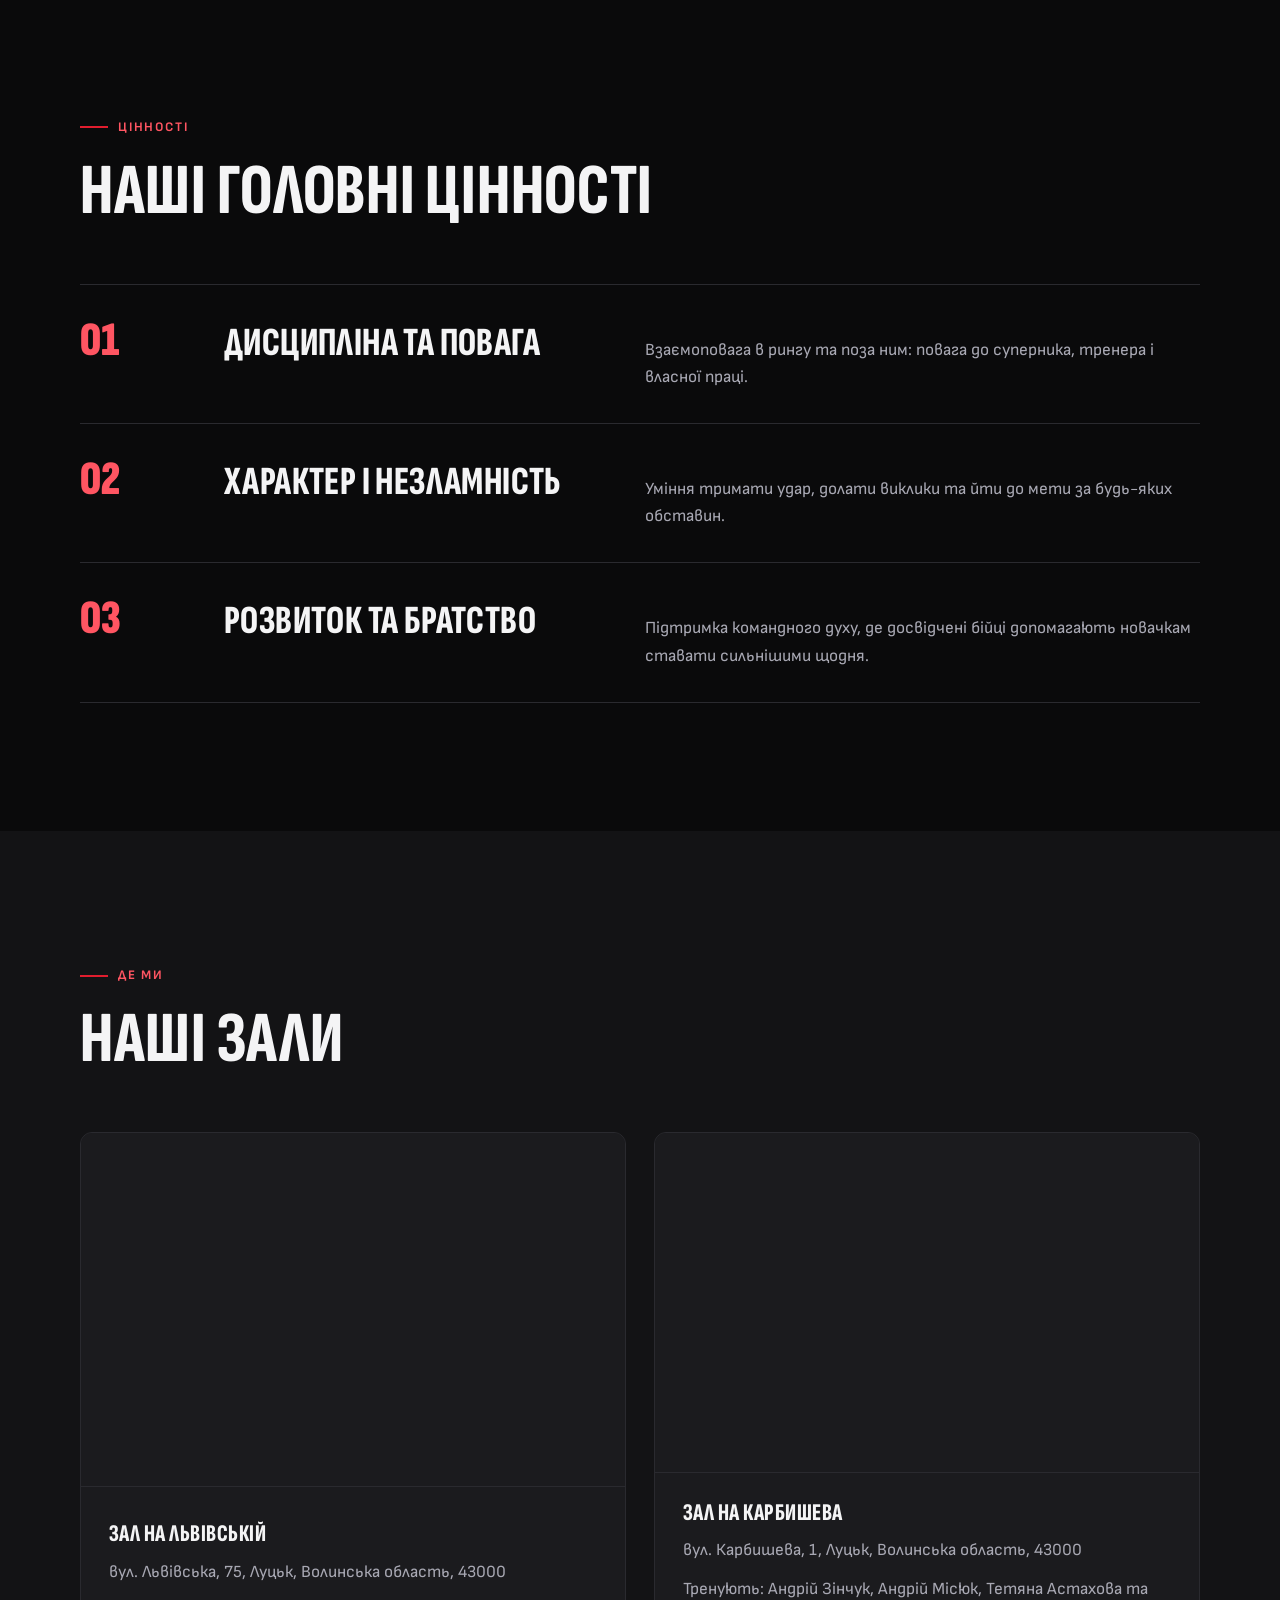
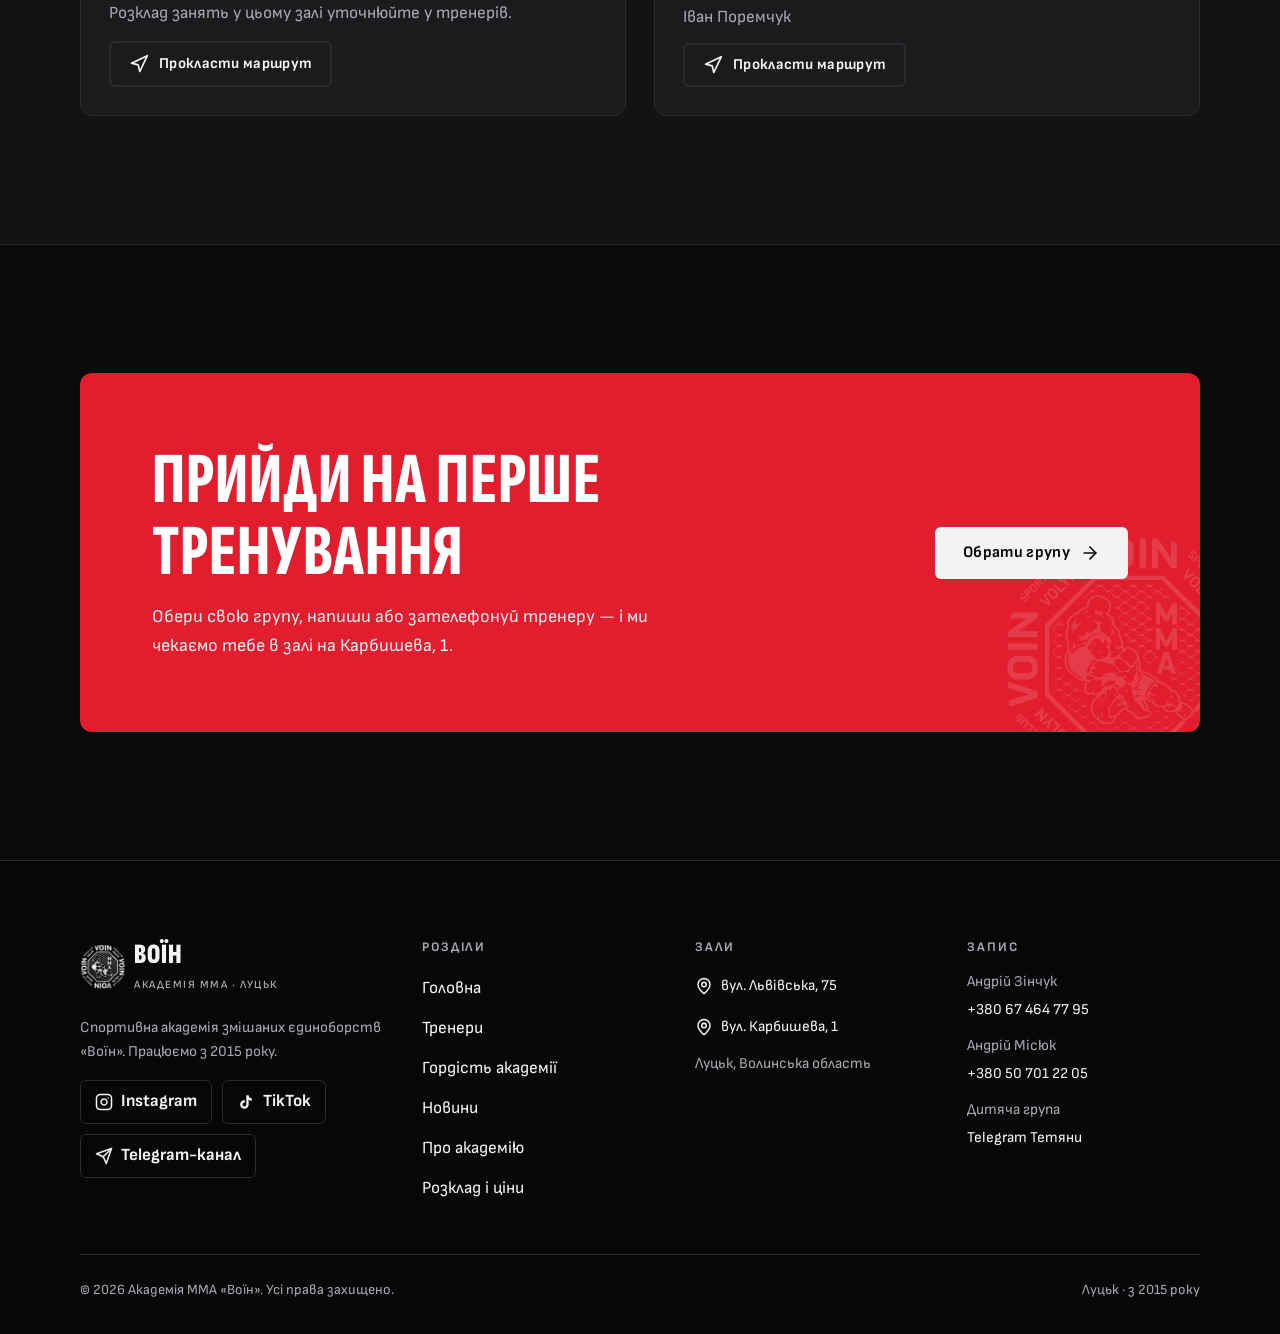
<file: pro-akademiyu.html>
<!doctype html>
<html lang="uk" class="no-js">
<head>
<meta charset="utf-8">
<meta name="viewport" content="width=device-width, initial-scale=1">
<title>Про академію — Академія ММА «Воїн», Луцьк</title>
<meta name="description" content="Академія змішаних єдиноборств ММА «Воїн» заснована у 2015 році Андрієм Зінчуком. Наші цінності, історія та зали в Луцьку.">
<meta name="theme-color" content="#0a0a0b">
<link rel="canonical" href="https://xvasdoi.github.io/Voin/pro-akademiyu.html">
<meta property="og:type" content="website">
<meta property="og:locale" content="uk_UA">
<meta property="og:title" content="Про академію — Академія ММА «Воїн», Луцьк">
<meta property="og:description" content="Академія змішаних єдиноборств ММА «Воїн» заснована у 2015 році Андрієм Зінчуком. Наші цінності, історія та зали в Луцьку.">
<meta property="og:image" content="https://xvasdoi.github.io/Voin/assets/img/icon-512.png">
<link rel="icon" type="image/png" href="assets/img/favicon.png">
<link rel="apple-touch-icon" href="assets/img/apple-touch-icon.png">
<link rel="preconnect" href="https://fonts.googleapis.com">
<link rel="preconnect" href="https://fonts.gstatic.com" crossorigin>
<link rel="stylesheet" href="https://fonts.googleapis.com/css2?family=Sofia+Sans+Extra+Condensed:wght@800;900&family=Sofia+Sans:wght@400;600;700;800&display=swap">
<link rel="stylesheet" href="assets/css/style.css?v=202611082234">
<script type="application/ld+json">{"@context": "https://schema.org", "@type": "SportsClub", "name": "Спортивна академія змішаних єдиноборств «Воїн»", "url": "https://xvasdoi.github.io/Voin/", "logo": "https://xvasdoi.github.io/Voin/assets/img/logo.png", "foundingDate": "2015", "address": [{"@type": "PostalAddress", "streetAddress": "вул. Львівська, 75", "addressLocality": "Луцьк", "addressRegion": "Волинська область", "postalCode": "43000", "addressCountry": "UA"}, {"@type": "PostalAddress", "streetAddress": "вул. Карбишева, 1", "addressLocality": "Луцьк", "addressRegion": "Волинська область", "postalCode": "43000", "addressCountry": "UA"}], "telephone": "+380674647795", "sameAs": ["https://www.instagram.com/voinlutskmma", "https://www.tiktok.com/@voinlutskmma1", "https://t.me/mmavoin2026"]}</script>
</head>
<body>
<a class="skip-link" href="#main">Перейти до змісту</a>
<header class="header">
  <div class="container header__inner">
    <a class="brand" href="index.html" aria-label="Академія ММА «Воїн» — на головну">
      <img src="assets/img/logo.png" alt="" width="46" height="46">
      <span><span class="brand__name">Воїн</span><span class="brand__sub">Академія ММА · Луцьк</span></span>
    </a>
    <nav class="nav" id="site-nav" aria-label="Головне меню">
      <ul class="nav__list"><li><a class="nav__link" href="index.html">Головна</a></li><li><a class="nav__link" href="trenery.html">Тренери</a></li><li><a class="nav__link" href="gordist.html">Гордість академії</a></li><li><a class="nav__link" href="novyny.html">Новини</a></li><li><a class="nav__link" href="pro-akademiyu.html" aria-current="page">Про академію</a></li><li><a class="nav__link" href="zapys.html">Розклад і ціни</a></li></ul>
      <div class="nav__extra">
        <a class="btn btn--primary btn--block" href="zapys.html#grupy">Записатись на тренування</a>
        <div class="socials"><a class="social" href="https://www.instagram.com/voinlutskmma" target="_blank" rel="noopener"><svg viewBox="0 0 24 24" fill="none" stroke="currentColor" stroke-width="2" stroke-linecap="round" stroke-linejoin="round" aria-hidden="true"><rect width="20" height="20" x="2" y="2" rx="5" ry="5"/><path d="M16 11.37A4 4 0 1 1 12.63 8 4 4 0 0 1 16 11.37z"/><line x1="17.5" x2="17.51" y1="6.5" y2="6.5"/></svg>Instagram</a><a class="social" href="https://www.tiktok.com/@voinlutskmma1" target="_blank" rel="noopener"><svg viewBox="0 0 24 24" fill="currentColor" aria-hidden="true"><path d="M16.6 5.82A4.28 4.28 0 0 1 15.54 3h-3.09v12.4a2.59 2.59 0 0 1-2.59 2.5c-1.42 0-2.6-1.16-2.6-2.6 0-1.72 1.66-3.01 3.37-2.48V9.66c-3.45-.46-6.47 2.22-6.47 5.64 0 3.33 2.76 5.7 5.69 5.7 3.14 0 5.69-2.55 5.69-5.7V9.01a7.35 7.35 0 0 0 4.3 1.38V7.3s-1.88.09-3.24-1.48z"/></svg>TikTok</a><a class="social" href="https://t.me/mmavoin2026" target="_blank" rel="noopener"><svg viewBox="0 0 24 24" fill="none" stroke="currentColor" stroke-width="2" stroke-linecap="round" stroke-linejoin="round" aria-hidden="true"><path d="m22 2-7 20-4-9-9-4Z"/><path d="M22 2 11 13"/></svg>Telegram-канал</a></div>
      </div>
    </nav>
    <a class="btn btn--primary btn--sm header__cta" href="zapys.html#grupy">Записатись</a>
    <button class="burger" type="button" aria-expanded="false" aria-controls="site-nav" aria-label="Відкрити меню">
      <span class="icon-open"><svg viewBox="0 0 24 24" fill="none" stroke="currentColor" stroke-width="2" stroke-linecap="round" stroke-linejoin="round" aria-hidden="true"><line x1="4" x2="20" y1="7" y2="7"/><line x1="4" x2="20" y1="12" y2="12"/><line x1="4" x2="20" y1="17" y2="17"/></svg></span><span class="icon-close"><svg viewBox="0 0 24 24" fill="none" stroke="currentColor" stroke-width="2" stroke-linecap="round" stroke-linejoin="round" aria-hidden="true"><path d="M18 6 6 18"/><path d="m6 6 12 12"/></svg></span>
    </button>
  </div>
</header>
<main id="main">
<section class="page-hero"><div class="container">
<p class="breadcrumbs"><a href="index.html">Головна</a> / Про академію</p>
<p class="eyebrow">З 2015 року</p><h1 class="h-xl">Про академію</h1>
<p class="lead">Простір, де гартується сила духу, залізна дисципліна та прагнення до перемоги.</p></div></section>
<section class="section"><div class="container about-intro">
  <p class="quote reveal">Сила духу. <span>Дисципліна.</span> Перемога.</p>
  <div class="about-intro__text reveal"><p>Академія змішаних єдиноборств ММА «Воїн» — це простір, де гартується сила духу, залізна дисципліна та прагнення до перемоги. Ми пишаємося сильними тренерськими традиціями, професійними здобутками наших вихованців на національних та міжнародних аренах, а також згуртованою спільнотою, де кожен спортсмен зростає як особистість.</p></div>
</div></section>

<section class="section section--surface" aria-labelledby="founder"><div class="container founder">
  <div class="founder__photo reveal"><picture><source srcset="assets/img/coaches/andrii-zinchuk.webp" type="image/webp"><img src="assets/img/coaches/andrii-zinchuk.jpg" alt="Андрій Зінчук" width="1000" height="1000" loading="lazy" decoding="async"></picture></div>
  <div class="reveal"><p class="eyebrow">Засновник</p><h2 class="h-lg" id="founder">Андрій Олександрович Зінчук</h2>
    <p class="lead" style="margin-top:20px">Заснував академію «Воїн» у 2015 році. Заслужений тренер України, тренер національної збірної України з ММА серед дорослих. Головний тренер академії.</p>
    <a class="link-arrow" href="trenery.html#andrii-zinchuk">Про тренера <svg viewBox="0 0 24 24" fill="none" stroke="currentColor" stroke-width="2" stroke-linecap="round" stroke-linejoin="round" aria-hidden="true"><path d="M5 12h14"/><path d="m12 5 7 7-7 7"/></svg></a></div>
</div></section>

<section class="section" aria-labelledby="values"><div class="container">
  <div class="section-head"><div><p class="eyebrow">Цінності</p><h2 class="h-lg" id="values">Наші головні цінності</h2></div></div>
  <div class="values"><div class="value reveal"><span class="value__num">01</span><h3 class="h-md">Дисципліна та повага</h3><p>Взаємоповага в рингу та поза ним: повага до суперника, тренера і власної праці.</p></div><div class="value reveal"><span class="value__num">02</span><h3 class="h-md">Характер і незламність</h3><p>Уміння тримати удар, долати виклики та йти до мети за будь-яких обставин.</p></div><div class="value reveal"><span class="value__num">03</span><h3 class="h-md">Розвиток та братство</h3><p>Підтримка командного духу, де досвідчені бійці допомагають новачкам ставати сильнішими щодня.</p></div></div>
</div></section>

<section class="section section--surface" aria-labelledby="zaly"><div class="container">
  <div class="section-head"><div><p class="eyebrow">Де ми</p><h2 class="h-lg" id="zaly">Наші зали</h2></div></div>
  <div class="grid grid--2"><article class="hall reveal"><div class="hall__map"><iframe src="https://maps.google.com/maps?q=%D0%B2%D1%83%D0%BB.%20%D0%9B%D1%8C%D0%B2%D1%96%D0%B2%D1%81%D1%8C%D0%BA%D0%B0%2C%2075%2C%20%D0%9B%D1%83%D1%86%D1%8C%D0%BA%2C%20%D0%92%D0%BE%D0%BB%D0%B8%D0%BD%D1%81%D1%8C%D0%BA%D0%B0%20%D0%BE%D0%B1%D0%BB%D0%B0%D1%81%D1%82%D1%8C%2C%2043000&amp;z=16&amp;output=embed" title="Карта: вул. Львівська, 75, Луцьк, Волинська область, 43000" loading="lazy" referrerpolicy="no-referrer-when-downgrade"></iframe></div><div class="hall__body"><h3 class="h-sm">Зал на Львівській</h3><p>вул. Львівська, 75, Луцьк, Волинська область, 43000</p><p>Розклад занять у цьому залі уточнюйте у тренерів.</p><div class="btn-row"><a class="btn btn--ghost btn--sm" href="https://maps.app.goo.gl/R7CHGskqYww7orPp9" target="_blank" rel="noopener"><svg viewBox="0 0 24 24" fill="none" stroke="currentColor" stroke-width="2" stroke-linecap="round" stroke-linejoin="round" aria-hidden="true"><polygon points="3 11 22 2 13 21 11 13 3 11"/></svg>Прокласти маршрут</a></div></div></article><article class="hall reveal"><div class="hall__map"><iframe src="https://maps.google.com/maps?q=%D0%B2%D1%83%D0%BB.%20%D0%9A%D0%B0%D1%80%D0%B1%D0%B8%D1%88%D0%B5%D0%B2%D0%B0%2C%201%2C%20%D0%9B%D1%83%D1%86%D1%8C%D0%BA%2C%20%D0%92%D0%BE%D0%BB%D0%B8%D0%BD%D1%81%D1%8C%D0%BA%D0%B0%20%D0%BE%D0%B1%D0%BB%D0%B0%D1%81%D1%82%D1%8C%2C%2043000&amp;z=16&amp;output=embed" title="Карта: вул. Карбишева, 1, Луцьк, Волинська область, 43000" loading="lazy" referrerpolicy="no-referrer-when-downgrade"></iframe></div><div class="hall__body"><h3 class="h-sm">Зал на Карбишева</h3><p>вул. Карбишева, 1, Луцьк, Волинська область, 43000</p><p>Тренують: Андрій Зінчук, Андрій Місюк, Тетяна Астахова та Іван Поремчук</p><div class="btn-row"><a class="btn btn--ghost btn--sm" href="https://maps.app.goo.gl/UCqbPQ3HKP9yiX9S9" target="_blank" rel="noopener"><svg viewBox="0 0 24 24" fill="none" stroke="currentColor" stroke-width="2" stroke-linecap="round" stroke-linejoin="round" aria-hidden="true"><polygon points="3 11 22 2 13 21 11 13 3 11"/></svg>Прокласти маршрут</a></div></div></article></div>
</div></section>

<section class="section"><div class="container"><div class="cta reveal"><div><h2 class="h-lg">Прийди на перше тренування</h2><p>Обери свою групу, напиши або зателефонуй тренеру — і ми чекаємо тебе в залі на Карбишева, 1.</p></div><div class="btn-row"><a class="btn btn--light" href="zapys.html#grupy">Обрати групу <svg viewBox="0 0 24 24" fill="none" stroke="currentColor" stroke-width="2" stroke-linecap="round" stroke-linejoin="round" aria-hidden="true"><path d="M5 12h14"/><path d="m12 5 7 7-7 7"/></svg></a></div></div></div></section>
</main>
<footer class="footer">
  <div class="container">
    <div class="footer__grid">
      <div>
        <a class="brand" href="index.html"><img src="assets/img/logo.png" alt="" width="46" height="46"><span><span class="brand__name">Воїн</span><span class="brand__sub">Академія ММА · Луцьк</span></span></a>
        <p style="margin-top:16px">Спортивна академія змішаних єдиноборств «Воїн». Працюємо з 2015 року.</p>
        <div class="socials"><a class="social" href="https://www.instagram.com/voinlutskmma" target="_blank" rel="noopener"><svg viewBox="0 0 24 24" fill="none" stroke="currentColor" stroke-width="2" stroke-linecap="round" stroke-linejoin="round" aria-hidden="true"><rect width="20" height="20" x="2" y="2" rx="5" ry="5"/><path d="M16 11.37A4 4 0 1 1 12.63 8 4 4 0 0 1 16 11.37z"/><line x1="17.5" x2="17.51" y1="6.5" y2="6.5"/></svg>Instagram</a><a class="social" href="https://www.tiktok.com/@voinlutskmma1" target="_blank" rel="noopener"><svg viewBox="0 0 24 24" fill="currentColor" aria-hidden="true"><path d="M16.6 5.82A4.28 4.28 0 0 1 15.54 3h-3.09v12.4a2.59 2.59 0 0 1-2.59 2.5c-1.42 0-2.6-1.16-2.6-2.6 0-1.72 1.66-3.01 3.37-2.48V9.66c-3.45-.46-6.47 2.22-6.47 5.64 0 3.33 2.76 5.7 5.69 5.7 3.14 0 5.69-2.55 5.69-5.7V9.01a7.35 7.35 0 0 0 4.3 1.38V7.3s-1.88.09-3.24-1.48z"/></svg>TikTok</a><a class="social" href="https://t.me/mmavoin2026" target="_blank" rel="noopener"><svg viewBox="0 0 24 24" fill="none" stroke="currentColor" stroke-width="2" stroke-linecap="round" stroke-linejoin="round" aria-hidden="true"><path d="m22 2-7 20-4-9-9-4Z"/><path d="M22 2 11 13"/></svg>Telegram-канал</a></div>
      </div>
      <div><h3>Розділи</h3><ul><li><a href="index.html">Головна</a></li><li><a href="trenery.html">Тренери</a></li><li><a href="gordist.html">Гордість академії</a></li><li><a href="novyny.html">Новини</a></li><li><a href="pro-akademiyu.html">Про академію</a></li><li><a href="zapys.html">Розклад і ціни</a></li></ul></div>
      <div><h3>Зали</h3>
        <p><a href="https://maps.app.goo.gl/R7CHGskqYww7orPp9" target="_blank" rel="noopener"><svg viewBox="0 0 24 24" fill="none" stroke="currentColor" stroke-width="2" stroke-linecap="round" stroke-linejoin="round" aria-hidden="true"><path d="M20 10c0 4.993-5.539 10.193-7.399 11.799a1 1 0 0 1-1.202 0C9.539 20.193 4 14.993 4 10a8 8 0 0 1 16 0"/><circle cx="12" cy="10" r="3"/></svg>вул. Львівська, 75</a></p><p><a href="https://maps.app.goo.gl/UCqbPQ3HKP9yiX9S9" target="_blank" rel="noopener"><svg viewBox="0 0 24 24" fill="none" stroke="currentColor" stroke-width="2" stroke-linecap="round" stroke-linejoin="round" aria-hidden="true"><path d="M20 10c0 4.993-5.539 10.193-7.399 11.799a1 1 0 0 1-1.202 0C9.539 20.193 4 14.993 4 10a8 8 0 0 1 16 0"/><circle cx="12" cy="10" r="3"/></svg>вул. Карбишева, 1</a></p>
        <p>Луцьк, Волинська область</p>
      </div>
      <div><h3>Запис</h3>
        <p>Андрій Зінчук<br><a href="tel:+380674647795">+380 67 464 77 95</a></p>
        <p>Андрій Місюк<br><a href="tel:+380507012205">+380 50 701 22 05</a></p>
        <p>Дитяча група<br><a href="https://t.me/Tanya_Astakhova" target="_blank" rel="noopener">Telegram Тетяни</a></p>
      </div>
    </div>
    <div class="footer__bottom"><span>© 2026 Академія ММА «Воїн». Усі права захищено.</span><span>Луцьк · з 2015 року</span></div>
  </div>
</footer>
<div class="mobile-bar">
  <a class="btn btn--primary" href="zapys.html#grupy">Записатись</a>
  <a class="btn btn--ghost" href="tel:+380507012205" aria-label="Подзвонити"><svg viewBox="0 0 24 24" fill="none" stroke="currentColor" stroke-width="2" stroke-linecap="round" stroke-linejoin="round" aria-hidden="true"><path d="M22 16.92v3a2 2 0 0 1-2.18 2 19.79 19.79 0 0 1-8.63-3.07 19.5 19.5 0 0 1-6-6 19.79 19.79 0 0 1-3.07-8.67A2 2 0 0 1 4.11 2h3a2 2 0 0 1 2 1.72 12.84 12.84 0 0 0 .7 2.81 2 2 0 0 1-.45 2.11L8.09 9.91a16 16 0 0 0 6 6l1.27-1.27a2 2 0 0 1 2.11-.45 12.84 12.84 0 0 0 2.81.7A2 2 0 0 1 22 16.92z"/></svg>Дзвінок</a>
</div>
<script src="assets/js/main.js?v=202611082234" defer></script>
</body>
</html>
</file>
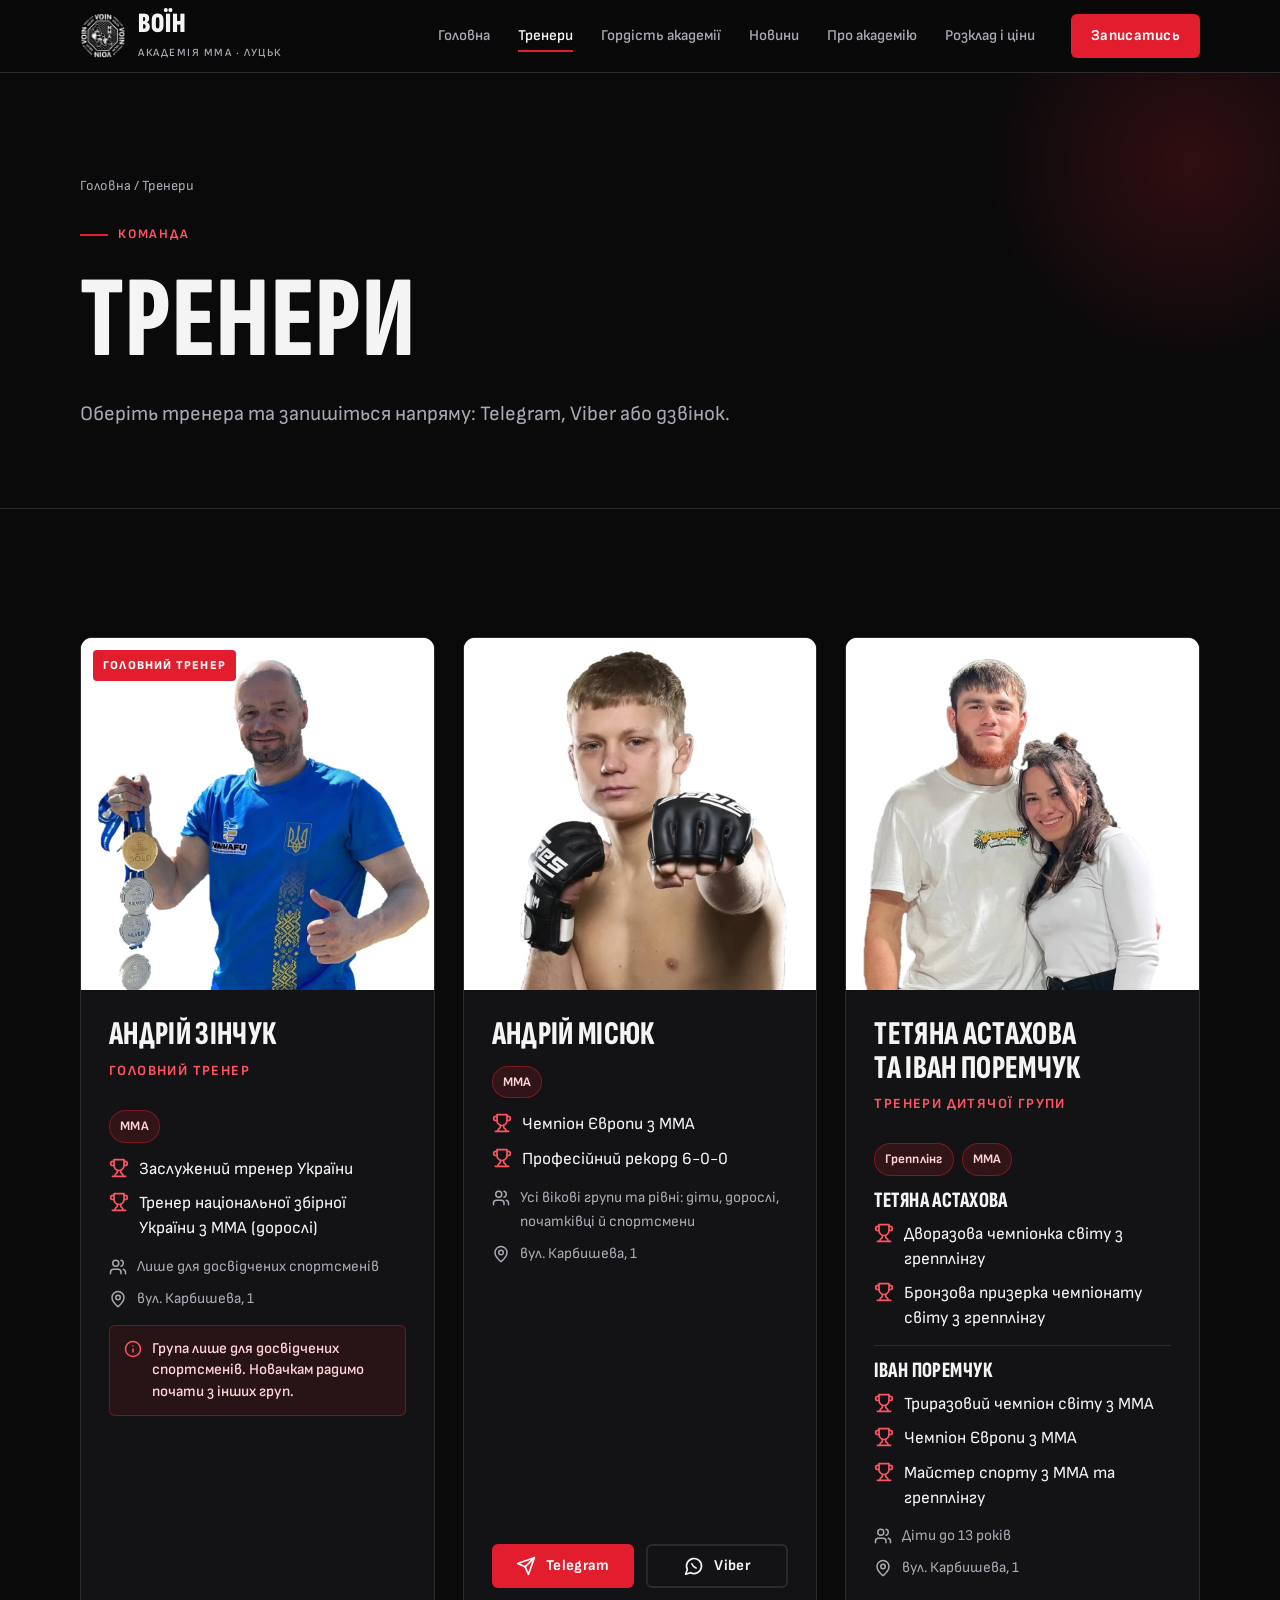
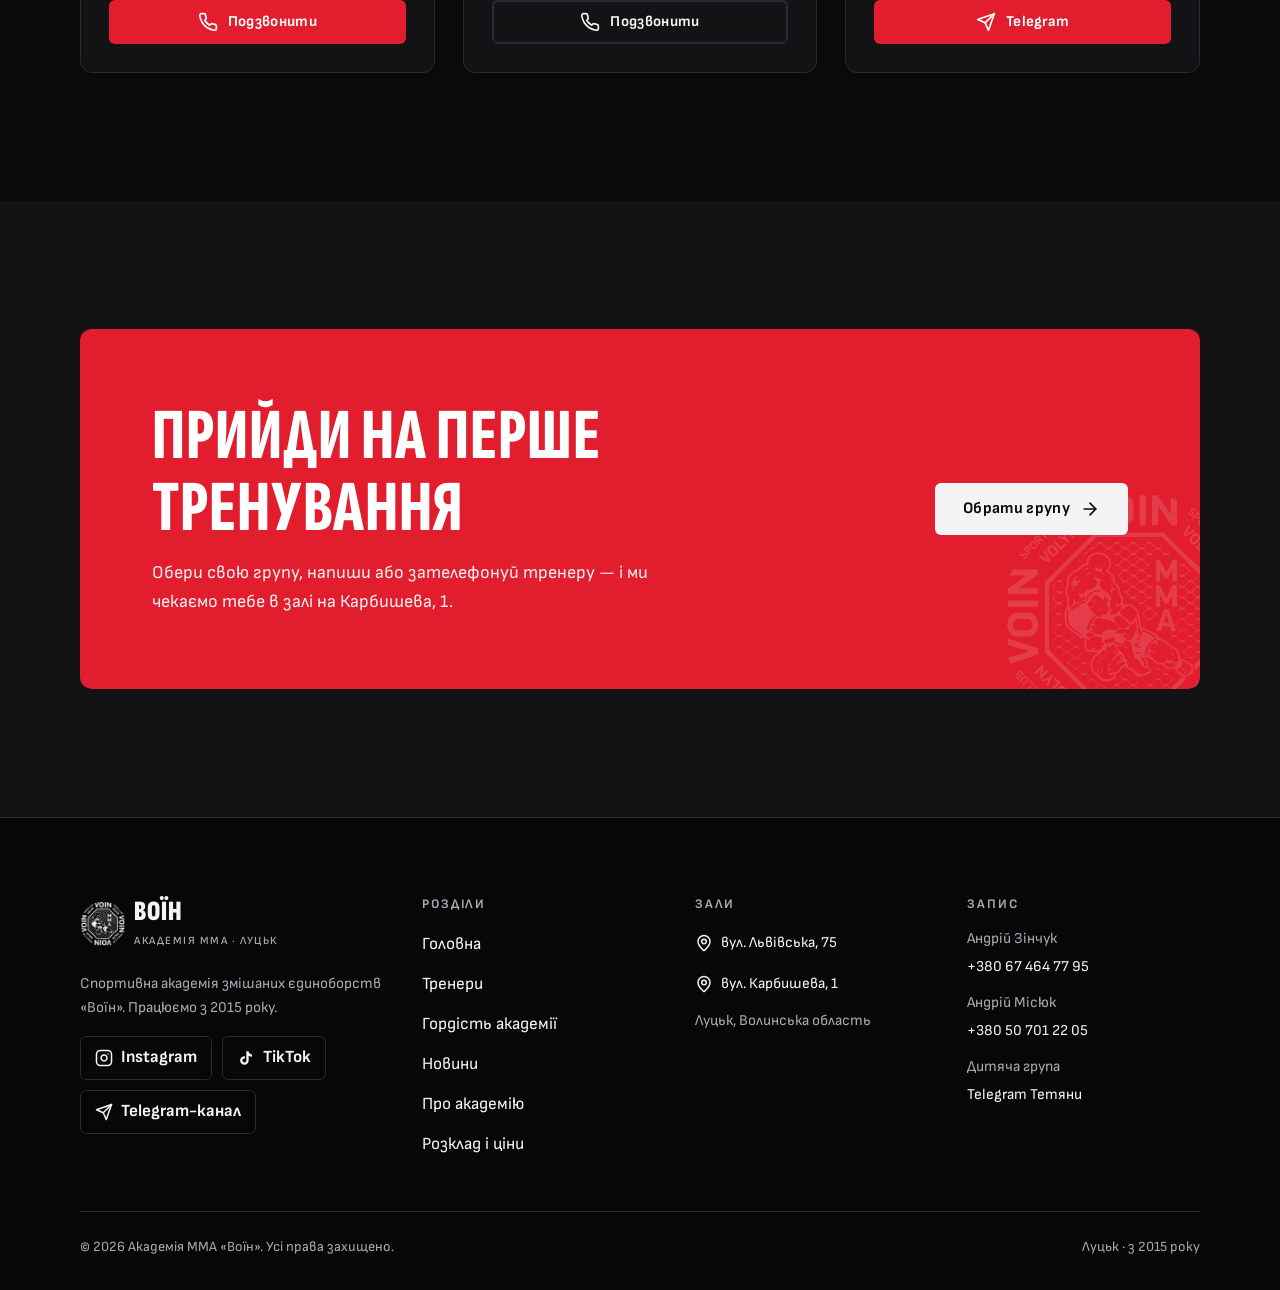
<file: trenery.html>
<!doctype html>
<html lang="uk" class="no-js">
<head>
<meta charset="utf-8">
<meta name="viewport" content="width=device-width, initial-scale=1">
<title>Тренери — Академія ММА «Воїн», Луцьк</title>
<meta name="description" content="Тренери академії ММА «Воїн» у Луцьку: Андрій Зінчук, Андрій Місюк, Тетяна Астахова та Іван Поремчук. Досягнення, групи та контакти для запису.">
<meta name="theme-color" content="#0a0a0b">
<link rel="canonical" href="https://xvasdoi.github.io/Voin/trenery.html">
<meta property="og:type" content="website">
<meta property="og:locale" content="uk_UA">
<meta property="og:title" content="Тренери — Академія ММА «Воїн», Луцьк">
<meta property="og:description" content="Тренери академії ММА «Воїн» у Луцьку: Андрій Зінчук, Андрій Місюк, Тетяна Астахова та Іван Поремчук. Досягнення, групи та контакти для запису.">
<meta property="og:image" content="https://xvasdoi.github.io/Voin/assets/img/icon-512.png">
<link rel="icon" type="image/png" href="assets/img/favicon.png">
<link rel="apple-touch-icon" href="assets/img/apple-touch-icon.png">
<link rel="preconnect" href="https://fonts.googleapis.com">
<link rel="preconnect" href="https://fonts.gstatic.com" crossorigin>
<link rel="stylesheet" href="https://fonts.googleapis.com/css2?family=Sofia+Sans+Extra+Condensed:wght@800;900&family=Sofia+Sans:wght@400;600;700;800&display=swap">
<link rel="stylesheet" href="assets/css/style.css?v=202611082234">
<script type="application/ld+json">{"@context": "https://schema.org", "@type": "SportsClub", "name": "Спортивна академія змішаних єдиноборств «Воїн»", "url": "https://xvasdoi.github.io/Voin/", "logo": "https://xvasdoi.github.io/Voin/assets/img/logo.png", "foundingDate": "2015", "address": [{"@type": "PostalAddress", "streetAddress": "вул. Львівська, 75", "addressLocality": "Луцьк", "addressRegion": "Волинська область", "postalCode": "43000", "addressCountry": "UA"}, {"@type": "PostalAddress", "streetAddress": "вул. Карбишева, 1", "addressLocality": "Луцьк", "addressRegion": "Волинська область", "postalCode": "43000", "addressCountry": "UA"}], "telephone": "+380674647795", "sameAs": ["https://www.instagram.com/voinlutskmma", "https://www.tiktok.com/@voinlutskmma1", "https://t.me/mmavoin2026"]}</script>
</head>
<body>
<a class="skip-link" href="#main">Перейти до змісту</a>
<header class="header">
  <div class="container header__inner">
    <a class="brand" href="index.html" aria-label="Академія ММА «Воїн» — на головну">
      <img src="assets/img/logo.png" alt="" width="46" height="46">
      <span><span class="brand__name">Воїн</span><span class="brand__sub">Академія ММА · Луцьк</span></span>
    </a>
    <nav class="nav" id="site-nav" aria-label="Головне меню">
      <ul class="nav__list"><li><a class="nav__link" href="index.html">Головна</a></li><li><a class="nav__link" href="trenery.html" aria-current="page">Тренери</a></li><li><a class="nav__link" href="gordist.html">Гордість академії</a></li><li><a class="nav__link" href="novyny.html">Новини</a></li><li><a class="nav__link" href="pro-akademiyu.html">Про академію</a></li><li><a class="nav__link" href="zapys.html">Розклад і ціни</a></li></ul>
      <div class="nav__extra">
        <a class="btn btn--primary btn--block" href="zapys.html#grupy">Записатись на тренування</a>
        <div class="socials"><a class="social" href="https://www.instagram.com/voinlutskmma" target="_blank" rel="noopener"><svg viewBox="0 0 24 24" fill="none" stroke="currentColor" stroke-width="2" stroke-linecap="round" stroke-linejoin="round" aria-hidden="true"><rect width="20" height="20" x="2" y="2" rx="5" ry="5"/><path d="M16 11.37A4 4 0 1 1 12.63 8 4 4 0 0 1 16 11.37z"/><line x1="17.5" x2="17.51" y1="6.5" y2="6.5"/></svg>Instagram</a><a class="social" href="https://www.tiktok.com/@voinlutskmma1" target="_blank" rel="noopener"><svg viewBox="0 0 24 24" fill="currentColor" aria-hidden="true"><path d="M16.6 5.82A4.28 4.28 0 0 1 15.54 3h-3.09v12.4a2.59 2.59 0 0 1-2.59 2.5c-1.42 0-2.6-1.16-2.6-2.6 0-1.72 1.66-3.01 3.37-2.48V9.66c-3.45-.46-6.47 2.22-6.47 5.64 0 3.33 2.76 5.7 5.69 5.7 3.14 0 5.69-2.55 5.69-5.7V9.01a7.35 7.35 0 0 0 4.3 1.38V7.3s-1.88.09-3.24-1.48z"/></svg>TikTok</a><a class="social" href="https://t.me/mmavoin2026" target="_blank" rel="noopener"><svg viewBox="0 0 24 24" fill="none" stroke="currentColor" stroke-width="2" stroke-linecap="round" stroke-linejoin="round" aria-hidden="true"><path d="m22 2-7 20-4-9-9-4Z"/><path d="M22 2 11 13"/></svg>Telegram-канал</a></div>
      </div>
    </nav>
    <a class="btn btn--primary btn--sm header__cta" href="zapys.html#grupy">Записатись</a>
    <button class="burger" type="button" aria-expanded="false" aria-controls="site-nav" aria-label="Відкрити меню">
      <span class="icon-open"><svg viewBox="0 0 24 24" fill="none" stroke="currentColor" stroke-width="2" stroke-linecap="round" stroke-linejoin="round" aria-hidden="true"><line x1="4" x2="20" y1="7" y2="7"/><line x1="4" x2="20" y1="12" y2="12"/><line x1="4" x2="20" y1="17" y2="17"/></svg></span><span class="icon-close"><svg viewBox="0 0 24 24" fill="none" stroke="currentColor" stroke-width="2" stroke-linecap="round" stroke-linejoin="round" aria-hidden="true"><path d="M18 6 6 18"/><path d="m6 6 12 12"/></svg></span>
    </button>
  </div>
</header>
<main id="main">
<section class="page-hero"><div class="container">
<p class="breadcrumbs"><a href="index.html">Головна</a> / Тренери</p>
<p class="eyebrow">Команда</p><h1 class="h-xl">Тренери</h1>
<p class="lead">Оберіть тренера та запишіться напряму: Telegram, Viber або дзвінок.</p></div></section>
<section class="section"><div class="container"><div class="grid grid--3"><article class="person reveal" id="andrii-zinchuk"><div class="person__photo"><picture><source srcset="assets/img/coaches/andrii-zinchuk.webp" type="image/webp"><img src="assets/img/coaches/andrii-zinchuk.jpg" alt="Андрій Зінчук" width="1000" height="1000" loading="lazy" decoding="async"></picture><span class="person__badge">Головний тренер</span></div><div class="person__body"><h3 class="person__name">Андрій Зінчук</h3><p class="person__role">Головний тренер</p><div class="tags"><span class="tag tag--accent">ММА</span></div><ul class="achievements"><li><svg viewBox="0 0 24 24" fill="none" stroke="currentColor" stroke-width="2" stroke-linecap="round" stroke-linejoin="round" aria-hidden="true"><path d="M6 9H4.5a2.5 2.5 0 0 1 0-5H6"/><path d="M18 9h1.5a2.5 2.5 0 0 0 0-5H18"/><path d="M4 22h16"/><path d="M10 14.66V17c0 .55-.47.98-.97 1.21C7.85 18.75 7 20.24 7 22"/><path d="M14 14.66V17c0 .55.47.98.97 1.21C16.15 18.75 17 20.24 17 22"/><path d="M18 2H6v7a6 6 0 0 0 12 0V2Z"/></svg><span>Заслужений тренер України</span></li><li><svg viewBox="0 0 24 24" fill="none" stroke="currentColor" stroke-width="2" stroke-linecap="round" stroke-linejoin="round" aria-hidden="true"><path d="M6 9H4.5a2.5 2.5 0 0 1 0-5H6"/><path d="M18 9h1.5a2.5 2.5 0 0 0 0-5H18"/><path d="M4 22h16"/><path d="M10 14.66V17c0 .55-.47.98-.97 1.21C7.85 18.75 7 20.24 7 22"/><path d="M14 14.66V17c0 .55.47.98.97 1.21C16.15 18.75 17 20.24 17 22"/><path d="M18 2H6v7a6 6 0 0 0 12 0V2Z"/></svg><span>Тренер національної збірної України з ММА (дорослі)</span></li></ul><ul class="person__meta"><li><svg viewBox="0 0 24 24" fill="none" stroke="currentColor" stroke-width="2" stroke-linecap="round" stroke-linejoin="round" aria-hidden="true"><path d="M16 21v-2a4 4 0 0 0-4-4H6a4 4 0 0 0-4 4v2"/><circle cx="9" cy="7" r="4"/><path d="M22 21v-2a4 4 0 0 0-3-3.87"/><path d="M16 3.13a4 4 0 0 1 0 7.75"/></svg><span>Лише для досвідчених спортсменів</span></li><li><svg viewBox="0 0 24 24" fill="none" stroke="currentColor" stroke-width="2" stroke-linecap="round" stroke-linejoin="round" aria-hidden="true"><path d="M20 10c0 4.993-5.539 10.193-7.399 11.799a1 1 0 0 1-1.202 0C9.539 20.193 4 14.993 4 10a8 8 0 0 1 16 0"/><circle cx="12" cy="10" r="3"/></svg><span>вул. Карбишева, 1</span></li></ul><p class="notice"><svg viewBox="0 0 24 24" fill="none" stroke="currentColor" stroke-width="2" stroke-linecap="round" stroke-linejoin="round" aria-hidden="true"><circle cx="12" cy="12" r="10"/><path d="M12 16v-4"/><path d="M12 8h.01"/></svg><span>Група лише для досвідчених спортсменів. Новачкам радимо почати з інших груп.</span></p><div class="person__actions"><div class="btn-row"><a class="btn btn--primary btn--sm" href="tel:+380674647795"><svg viewBox="0 0 24 24" fill="none" stroke="currentColor" stroke-width="2" stroke-linecap="round" stroke-linejoin="round" aria-hidden="true"><path d="M22 16.92v3a2 2 0 0 1-2.18 2 19.79 19.79 0 0 1-8.63-3.07 19.5 19.5 0 0 1-6-6 19.79 19.79 0 0 1-3.07-8.67A2 2 0 0 1 4.11 2h3a2 2 0 0 1 2 1.72 12.84 12.84 0 0 0 .7 2.81 2 2 0 0 1-.45 2.11L8.09 9.91a16 16 0 0 0 6 6l1.27-1.27a2 2 0 0 1 2.11-.45 12.84 12.84 0 0 0 2.81.7A2 2 0 0 1 22 16.92z"/></svg>Подзвонити</a></div></div></div></article><article class="person reveal" id="andrii-misiuk"><div class="person__photo"><picture><source srcset="assets/img/coaches/andrii-misiuk.webp" type="image/webp"><img src="assets/img/coaches/andrii-misiuk.jpg" alt="Андрій Місюк" width="1000" height="1000" loading="lazy" decoding="async"></picture></div><div class="person__body"><h3 class="person__name">Андрій Місюк</h3><div class="tags"><span class="tag tag--accent">ММА</span></div><ul class="achievements"><li><svg viewBox="0 0 24 24" fill="none" stroke="currentColor" stroke-width="2" stroke-linecap="round" stroke-linejoin="round" aria-hidden="true"><path d="M6 9H4.5a2.5 2.5 0 0 1 0-5H6"/><path d="M18 9h1.5a2.5 2.5 0 0 0 0-5H18"/><path d="M4 22h16"/><path d="M10 14.66V17c0 .55-.47.98-.97 1.21C7.85 18.75 7 20.24 7 22"/><path d="M14 14.66V17c0 .55.47.98.97 1.21C16.15 18.75 17 20.24 17 22"/><path d="M18 2H6v7a6 6 0 0 0 12 0V2Z"/></svg><span>Чемпіон Європи з ММА</span></li><li><svg viewBox="0 0 24 24" fill="none" stroke="currentColor" stroke-width="2" stroke-linecap="round" stroke-linejoin="round" aria-hidden="true"><path d="M6 9H4.5a2.5 2.5 0 0 1 0-5H6"/><path d="M18 9h1.5a2.5 2.5 0 0 0 0-5H18"/><path d="M4 22h16"/><path d="M10 14.66V17c0 .55-.47.98-.97 1.21C7.85 18.75 7 20.24 7 22"/><path d="M14 14.66V17c0 .55.47.98.97 1.21C16.15 18.75 17 20.24 17 22"/><path d="M18 2H6v7a6 6 0 0 0 12 0V2Z"/></svg><span>Професійний рекорд 6-0-0</span></li></ul><ul class="person__meta"><li><svg viewBox="0 0 24 24" fill="none" stroke="currentColor" stroke-width="2" stroke-linecap="round" stroke-linejoin="round" aria-hidden="true"><path d="M16 21v-2a4 4 0 0 0-4-4H6a4 4 0 0 0-4 4v2"/><circle cx="9" cy="7" r="4"/><path d="M22 21v-2a4 4 0 0 0-3-3.87"/><path d="M16 3.13a4 4 0 0 1 0 7.75"/></svg><span>Усі вікові групи та рівні: діти, дорослі, початківці й спортсмени</span></li><li><svg viewBox="0 0 24 24" fill="none" stroke="currentColor" stroke-width="2" stroke-linecap="round" stroke-linejoin="round" aria-hidden="true"><path d="M20 10c0 4.993-5.539 10.193-7.399 11.799a1 1 0 0 1-1.202 0C9.539 20.193 4 14.993 4 10a8 8 0 0 1 16 0"/><circle cx="12" cy="10" r="3"/></svg><span>вул. Карбишева, 1</span></li></ul><div class="person__actions"><div class="btn-row"><a class="btn btn--primary btn--sm" href="https://t.me/lutsk2722" target="_blank" rel="noopener"><svg viewBox="0 0 24 24" fill="none" stroke="currentColor" stroke-width="2" stroke-linecap="round" stroke-linejoin="round" aria-hidden="true"><path d="m22 2-7 20-4-9-9-4Z"/><path d="M22 2 11 13"/></svg>Telegram</a><a class="btn btn--ghost btn--sm" href="viber://chat?number=%2B380507012205"><svg viewBox="0 0 24 24" fill="none" stroke="currentColor" stroke-width="2" stroke-linecap="round" stroke-linejoin="round" aria-hidden="true"><path d="M7.9 20A9 9 0 1 0 4 16.1L2 22Z"/><path d="M9.5 9.5c.5 2 2 3.5 5 5"/></svg>Viber</a><a class="btn btn--ghost btn--sm" href="tel:+380507012205"><svg viewBox="0 0 24 24" fill="none" stroke="currentColor" stroke-width="2" stroke-linecap="round" stroke-linejoin="round" aria-hidden="true"><path d="M22 16.92v3a2 2 0 0 1-2.18 2 19.79 19.79 0 0 1-8.63-3.07 19.5 19.5 0 0 1-6-6 19.79 19.79 0 0 1-3.07-8.67A2 2 0 0 1 4.11 2h3a2 2 0 0 1 2 1.72 12.84 12.84 0 0 0 .7 2.81 2 2 0 0 1-.45 2.11L8.09 9.91a16 16 0 0 0 6 6l1.27-1.27a2 2 0 0 1 2.11-.45 12.84 12.84 0 0 0 2.81.7A2 2 0 0 1 22 16.92z"/></svg>Подзвонити</a></div></div></div></article><article class="person reveal" id="tetiana-astakhova-ivan-poremchuk"><div class="person__photo"><picture><source srcset="assets/img/coaches/tetiana-astakhova-ivan-poremchuk.webp" type="image/webp"><img src="assets/img/coaches/tetiana-astakhova-ivan-poremchuk.jpg" alt="Тетяна Астахова та Іван Поремчук" width="1000" height="1000" loading="lazy" decoding="async"></picture></div><div class="person__body"><h3 class="person__name">Тетяна Астахова та Іван Поремчук</h3><p class="person__role">Тренери дитячої групи</p><div class="tags"><span class="tag tag--accent">Грепплінг</span><span class="tag tag--accent">ММА</span></div><div class="person__member"><h4>Тетяна Астахова</h4><ul class="achievements"><li><svg viewBox="0 0 24 24" fill="none" stroke="currentColor" stroke-width="2" stroke-linecap="round" stroke-linejoin="round" aria-hidden="true"><path d="M6 9H4.5a2.5 2.5 0 0 1 0-5H6"/><path d="M18 9h1.5a2.5 2.5 0 0 0 0-5H18"/><path d="M4 22h16"/><path d="M10 14.66V17c0 .55-.47.98-.97 1.21C7.85 18.75 7 20.24 7 22"/><path d="M14 14.66V17c0 .55.47.98.97 1.21C16.15 18.75 17 20.24 17 22"/><path d="M18 2H6v7a6 6 0 0 0 12 0V2Z"/></svg><span>Дворазова чемпіонка світу з грепплінгу</span></li><li><svg viewBox="0 0 24 24" fill="none" stroke="currentColor" stroke-width="2" stroke-linecap="round" stroke-linejoin="round" aria-hidden="true"><path d="M6 9H4.5a2.5 2.5 0 0 1 0-5H6"/><path d="M18 9h1.5a2.5 2.5 0 0 0 0-5H18"/><path d="M4 22h16"/><path d="M10 14.66V17c0 .55-.47.98-.97 1.21C7.85 18.75 7 20.24 7 22"/><path d="M14 14.66V17c0 .55.47.98.97 1.21C16.15 18.75 17 20.24 17 22"/><path d="M18 2H6v7a6 6 0 0 0 12 0V2Z"/></svg><span>Бронзова призерка чемпіонату світу з грепплінгу</span></li></ul></div><div class="person__member"><h4>Іван Поремчук</h4><ul class="achievements"><li><svg viewBox="0 0 24 24" fill="none" stroke="currentColor" stroke-width="2" stroke-linecap="round" stroke-linejoin="round" aria-hidden="true"><path d="M6 9H4.5a2.5 2.5 0 0 1 0-5H6"/><path d="M18 9h1.5a2.5 2.5 0 0 0 0-5H18"/><path d="M4 22h16"/><path d="M10 14.66V17c0 .55-.47.98-.97 1.21C7.85 18.75 7 20.24 7 22"/><path d="M14 14.66V17c0 .55.47.98.97 1.21C16.15 18.75 17 20.24 17 22"/><path d="M18 2H6v7a6 6 0 0 0 12 0V2Z"/></svg><span>Триразовий чемпіон світу з ММА</span></li><li><svg viewBox="0 0 24 24" fill="none" stroke="currentColor" stroke-width="2" stroke-linecap="round" stroke-linejoin="round" aria-hidden="true"><path d="M6 9H4.5a2.5 2.5 0 0 1 0-5H6"/><path d="M18 9h1.5a2.5 2.5 0 0 0 0-5H18"/><path d="M4 22h16"/><path d="M10 14.66V17c0 .55-.47.98-.97 1.21C7.85 18.75 7 20.24 7 22"/><path d="M14 14.66V17c0 .55.47.98.97 1.21C16.15 18.75 17 20.24 17 22"/><path d="M18 2H6v7a6 6 0 0 0 12 0V2Z"/></svg><span>Чемпіон Європи з ММА</span></li><li><svg viewBox="0 0 24 24" fill="none" stroke="currentColor" stroke-width="2" stroke-linecap="round" stroke-linejoin="round" aria-hidden="true"><path d="M6 9H4.5a2.5 2.5 0 0 1 0-5H6"/><path d="M18 9h1.5a2.5 2.5 0 0 0 0-5H18"/><path d="M4 22h16"/><path d="M10 14.66V17c0 .55-.47.98-.97 1.21C7.85 18.75 7 20.24 7 22"/><path d="M14 14.66V17c0 .55.47.98.97 1.21C16.15 18.75 17 20.24 17 22"/><path d="M18 2H6v7a6 6 0 0 0 12 0V2Z"/></svg><span>Майстер спорту з ММА та грепплінгу</span></li></ul></div><ul class="person__meta"><li><svg viewBox="0 0 24 24" fill="none" stroke="currentColor" stroke-width="2" stroke-linecap="round" stroke-linejoin="round" aria-hidden="true"><path d="M16 21v-2a4 4 0 0 0-4-4H6a4 4 0 0 0-4 4v2"/><circle cx="9" cy="7" r="4"/><path d="M22 21v-2a4 4 0 0 0-3-3.87"/><path d="M16 3.13a4 4 0 0 1 0 7.75"/></svg><span>Діти до 13 років</span></li><li><svg viewBox="0 0 24 24" fill="none" stroke="currentColor" stroke-width="2" stroke-linecap="round" stroke-linejoin="round" aria-hidden="true"><path d="M20 10c0 4.993-5.539 10.193-7.399 11.799a1 1 0 0 1-1.202 0C9.539 20.193 4 14.993 4 10a8 8 0 0 1 16 0"/><circle cx="12" cy="10" r="3"/></svg><span>вул. Карбишева, 1</span></li></ul><div class="person__actions"><div class="btn-row"><a class="btn btn--primary btn--sm" href="https://t.me/Tanya_Astakhova" target="_blank" rel="noopener"><svg viewBox="0 0 24 24" fill="none" stroke="currentColor" stroke-width="2" stroke-linecap="round" stroke-linejoin="round" aria-hidden="true"><path d="m22 2-7 20-4-9-9-4Z"/><path d="M22 2 11 13"/></svg>Telegram</a></div></div></div></article></div></div></section>
<section class="section section--surface"><div class="container"><div class="cta reveal"><div><h2 class="h-lg">Прийди на перше тренування</h2><p>Обери свою групу, напиши або зателефонуй тренеру — і ми чекаємо тебе в залі на Карбишева, 1.</p></div><div class="btn-row"><a class="btn btn--light" href="zapys.html#grupy">Обрати групу <svg viewBox="0 0 24 24" fill="none" stroke="currentColor" stroke-width="2" stroke-linecap="round" stroke-linejoin="round" aria-hidden="true"><path d="M5 12h14"/><path d="m12 5 7 7-7 7"/></svg></a></div></div></div></section>
</main>
<footer class="footer">
  <div class="container">
    <div class="footer__grid">
      <div>
        <a class="brand" href="index.html"><img src="assets/img/logo.png" alt="" width="46" height="46"><span><span class="brand__name">Воїн</span><span class="brand__sub">Академія ММА · Луцьк</span></span></a>
        <p style="margin-top:16px">Спортивна академія змішаних єдиноборств «Воїн». Працюємо з 2015 року.</p>
        <div class="socials"><a class="social" href="https://www.instagram.com/voinlutskmma" target="_blank" rel="noopener"><svg viewBox="0 0 24 24" fill="none" stroke="currentColor" stroke-width="2" stroke-linecap="round" stroke-linejoin="round" aria-hidden="true"><rect width="20" height="20" x="2" y="2" rx="5" ry="5"/><path d="M16 11.37A4 4 0 1 1 12.63 8 4 4 0 0 1 16 11.37z"/><line x1="17.5" x2="17.51" y1="6.5" y2="6.5"/></svg>Instagram</a><a class="social" href="https://www.tiktok.com/@voinlutskmma1" target="_blank" rel="noopener"><svg viewBox="0 0 24 24" fill="currentColor" aria-hidden="true"><path d="M16.6 5.82A4.28 4.28 0 0 1 15.54 3h-3.09v12.4a2.59 2.59 0 0 1-2.59 2.5c-1.42 0-2.6-1.16-2.6-2.6 0-1.72 1.66-3.01 3.37-2.48V9.66c-3.45-.46-6.47 2.22-6.47 5.64 0 3.33 2.76 5.7 5.69 5.7 3.14 0 5.69-2.55 5.69-5.7V9.01a7.35 7.35 0 0 0 4.3 1.38V7.3s-1.88.09-3.24-1.48z"/></svg>TikTok</a><a class="social" href="https://t.me/mmavoin2026" target="_blank" rel="noopener"><svg viewBox="0 0 24 24" fill="none" stroke="currentColor" stroke-width="2" stroke-linecap="round" stroke-linejoin="round" aria-hidden="true"><path d="m22 2-7 20-4-9-9-4Z"/><path d="M22 2 11 13"/></svg>Telegram-канал</a></div>
      </div>
      <div><h3>Розділи</h3><ul><li><a href="index.html">Головна</a></li><li><a href="trenery.html">Тренери</a></li><li><a href="gordist.html">Гордість академії</a></li><li><a href="novyny.html">Новини</a></li><li><a href="pro-akademiyu.html">Про академію</a></li><li><a href="zapys.html">Розклад і ціни</a></li></ul></div>
      <div><h3>Зали</h3>
        <p><a href="https://maps.app.goo.gl/R7CHGskqYww7orPp9" target="_blank" rel="noopener"><svg viewBox="0 0 24 24" fill="none" stroke="currentColor" stroke-width="2" stroke-linecap="round" stroke-linejoin="round" aria-hidden="true"><path d="M20 10c0 4.993-5.539 10.193-7.399 11.799a1 1 0 0 1-1.202 0C9.539 20.193 4 14.993 4 10a8 8 0 0 1 16 0"/><circle cx="12" cy="10" r="3"/></svg>вул. Львівська, 75</a></p><p><a href="https://maps.app.goo.gl/UCqbPQ3HKP9yiX9S9" target="_blank" rel="noopener"><svg viewBox="0 0 24 24" fill="none" stroke="currentColor" stroke-width="2" stroke-linecap="round" stroke-linejoin="round" aria-hidden="true"><path d="M20 10c0 4.993-5.539 10.193-7.399 11.799a1 1 0 0 1-1.202 0C9.539 20.193 4 14.993 4 10a8 8 0 0 1 16 0"/><circle cx="12" cy="10" r="3"/></svg>вул. Карбишева, 1</a></p>
        <p>Луцьк, Волинська область</p>
      </div>
      <div><h3>Запис</h3>
        <p>Андрій Зінчук<br><a href="tel:+380674647795">+380 67 464 77 95</a></p>
        <p>Андрій Місюк<br><a href="tel:+380507012205">+380 50 701 22 05</a></p>
        <p>Дитяча група<br><a href="https://t.me/Tanya_Astakhova" target="_blank" rel="noopener">Telegram Тетяни</a></p>
      </div>
    </div>
    <div class="footer__bottom"><span>© 2026 Академія ММА «Воїн». Усі права захищено.</span><span>Луцьк · з 2015 року</span></div>
  </div>
</footer>
<div class="mobile-bar">
  <a class="btn btn--primary" href="zapys.html#grupy">Записатись</a>
  <a class="btn btn--ghost" href="tel:+380507012205" aria-label="Подзвонити"><svg viewBox="0 0 24 24" fill="none" stroke="currentColor" stroke-width="2" stroke-linecap="round" stroke-linejoin="round" aria-hidden="true"><path d="M22 16.92v3a2 2 0 0 1-2.18 2 19.79 19.79 0 0 1-8.63-3.07 19.5 19.5 0 0 1-6-6 19.79 19.79 0 0 1-3.07-8.67A2 2 0 0 1 4.11 2h3a2 2 0 0 1 2 1.72 12.84 12.84 0 0 0 .7 2.81 2 2 0 0 1-.45 2.11L8.09 9.91a16 16 0 0 0 6 6l1.27-1.27a2 2 0 0 1 2.11-.45 12.84 12.84 0 0 0 2.81.7A2 2 0 0 1 22 16.92z"/></svg>Дзвінок</a>
</div>
<script src="assets/js/main.js?v=202611082234" defer></script>
</body>
</html>
</file>
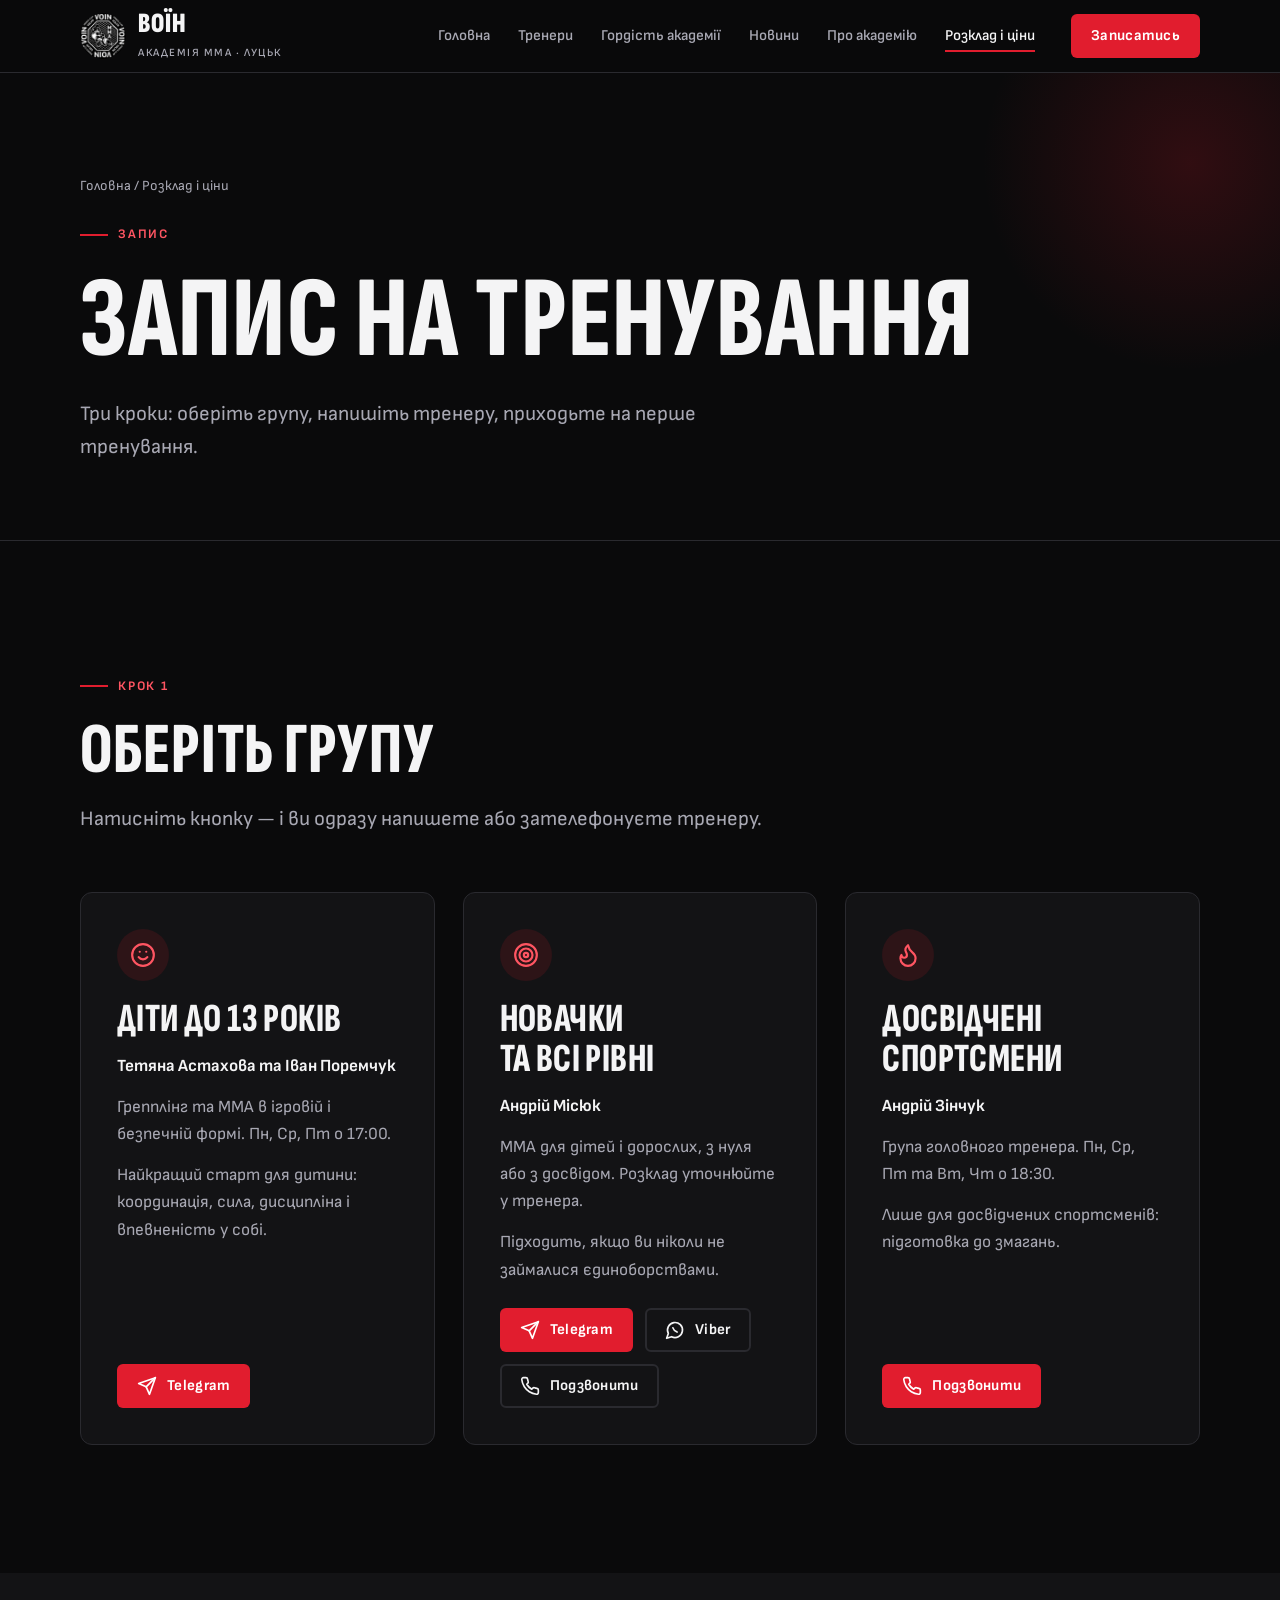
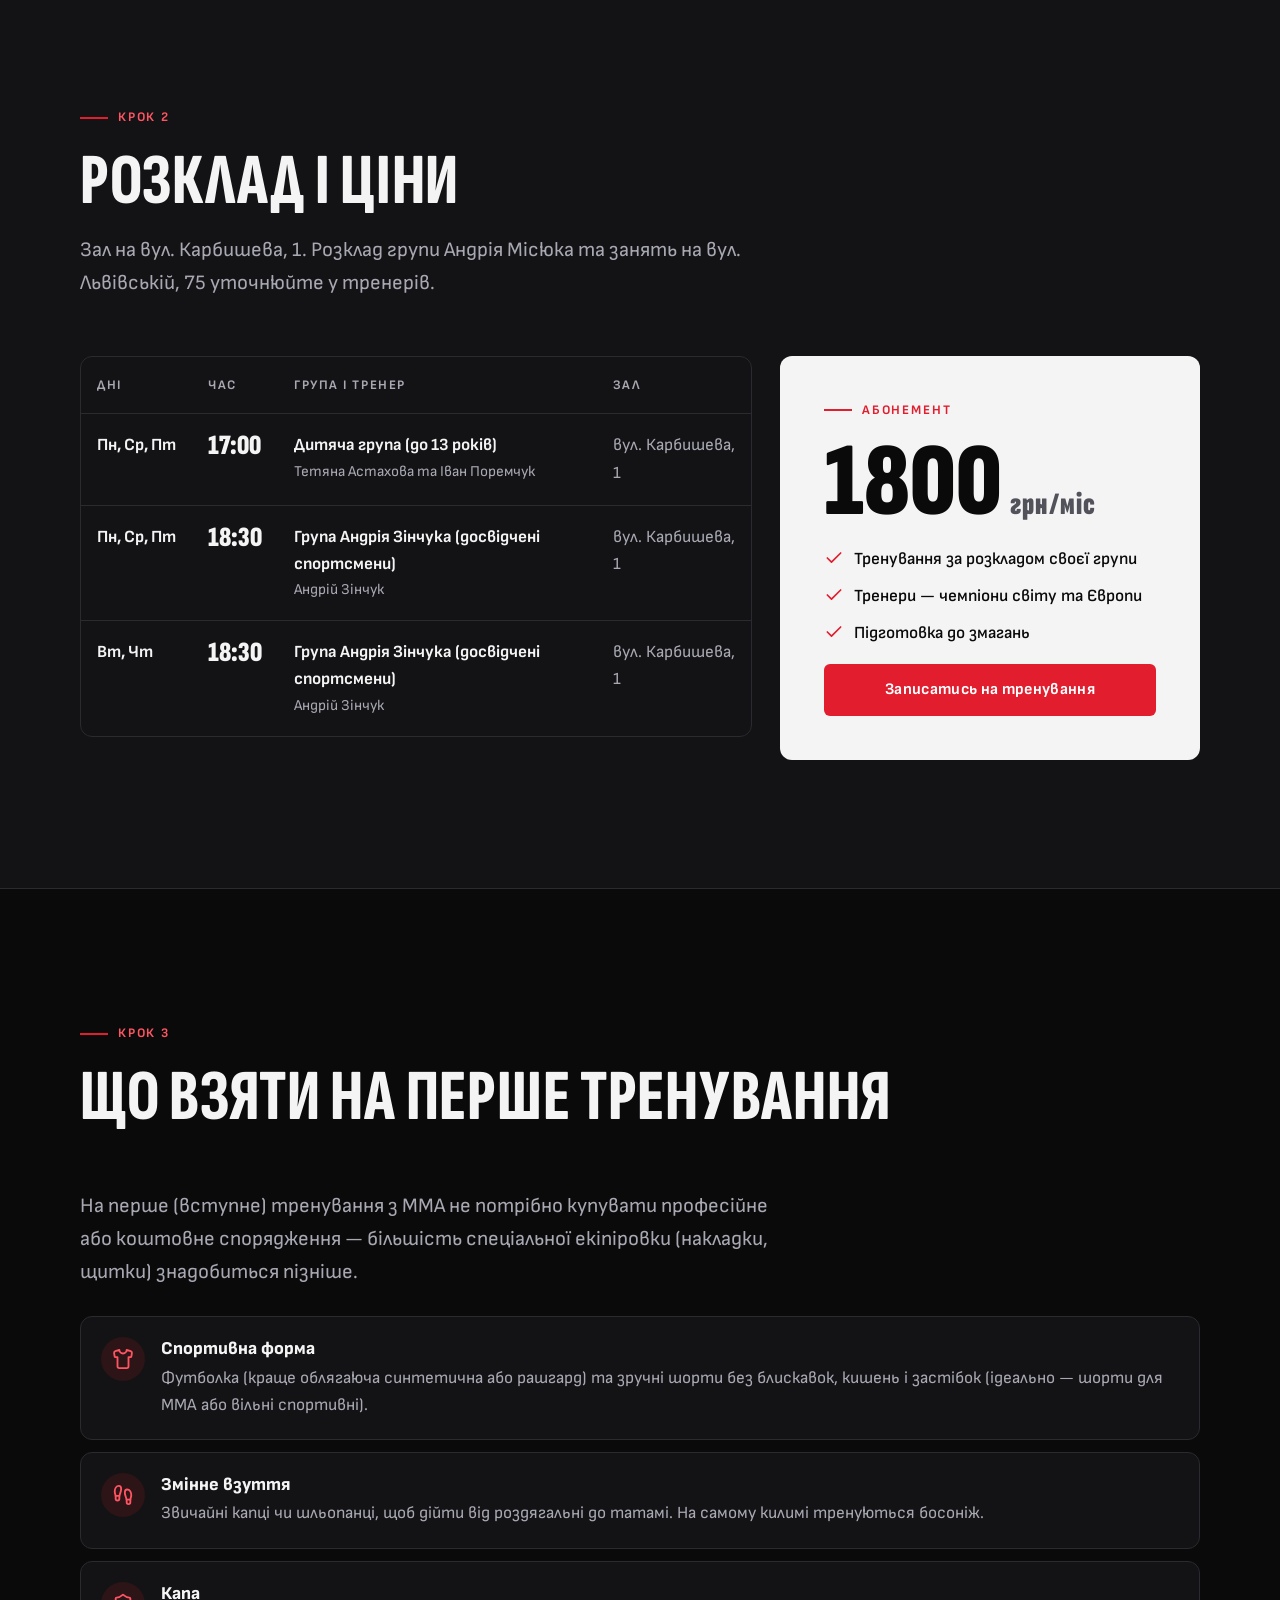
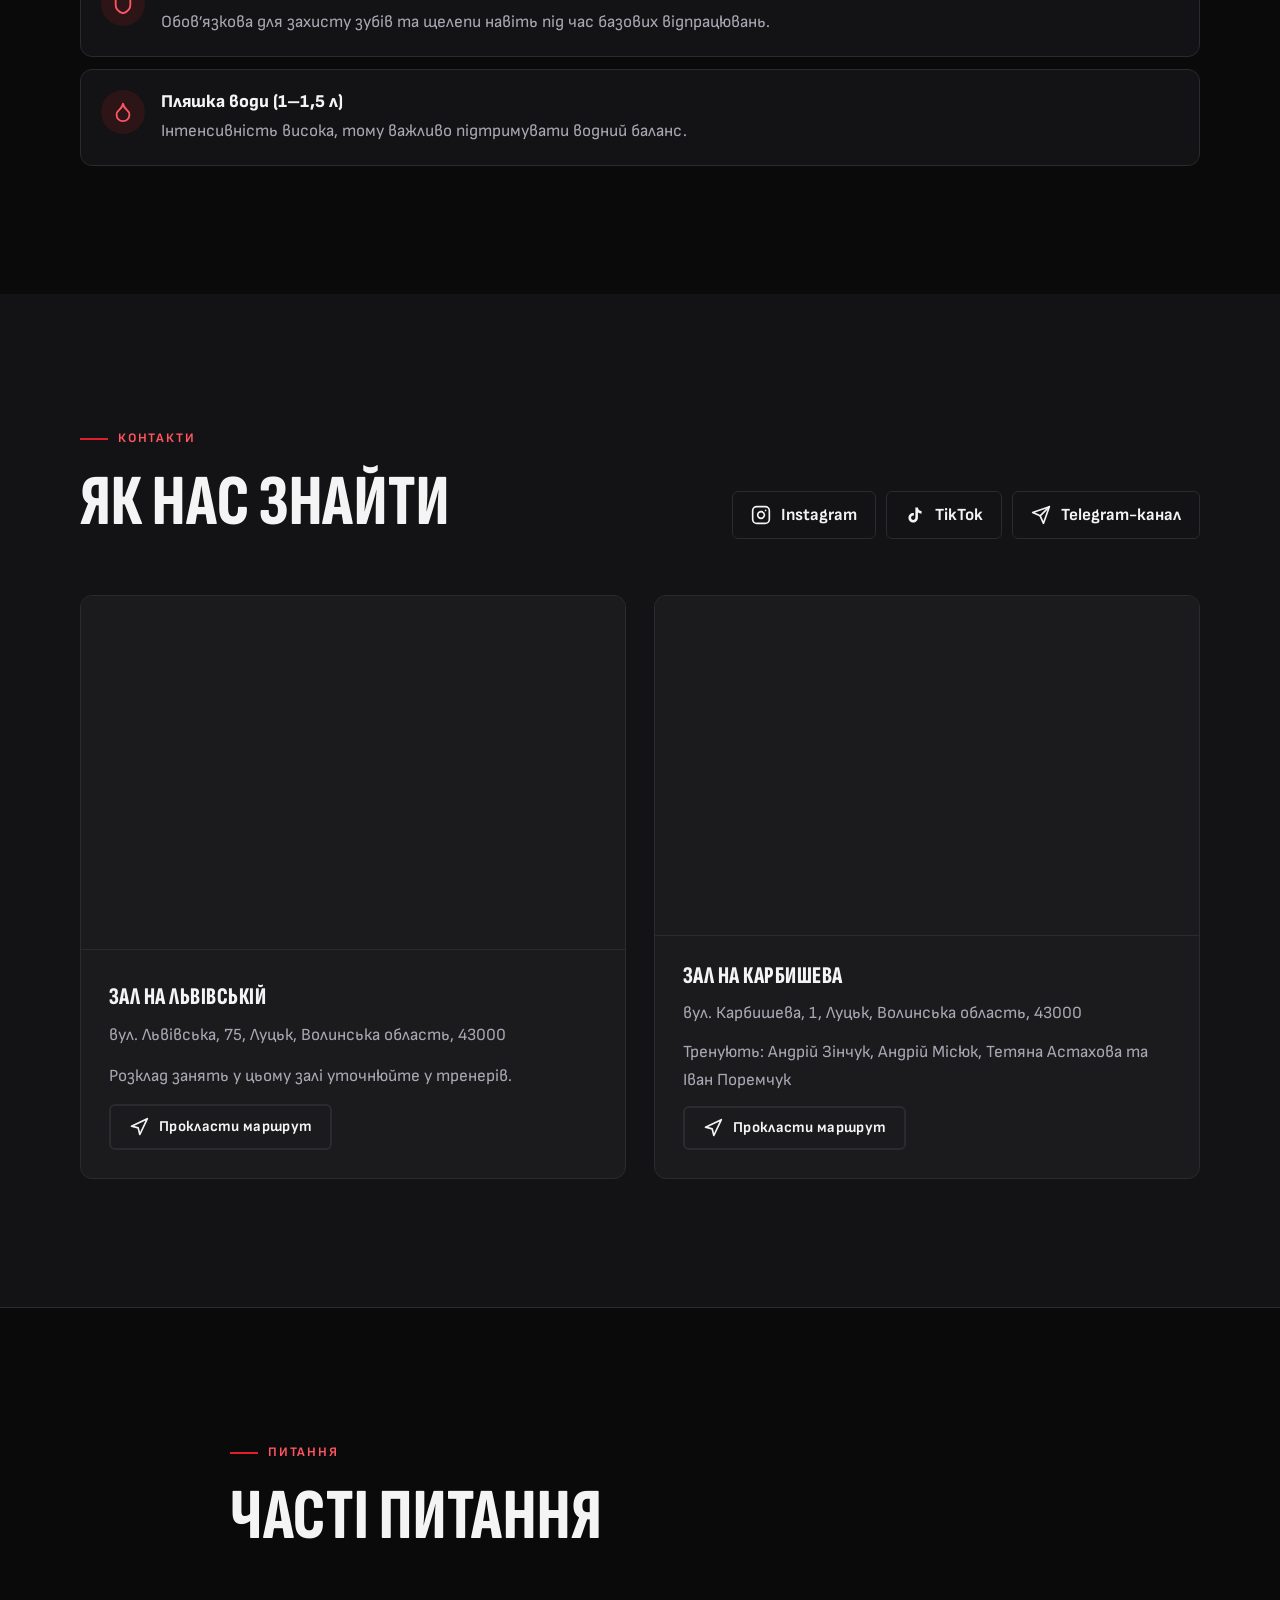
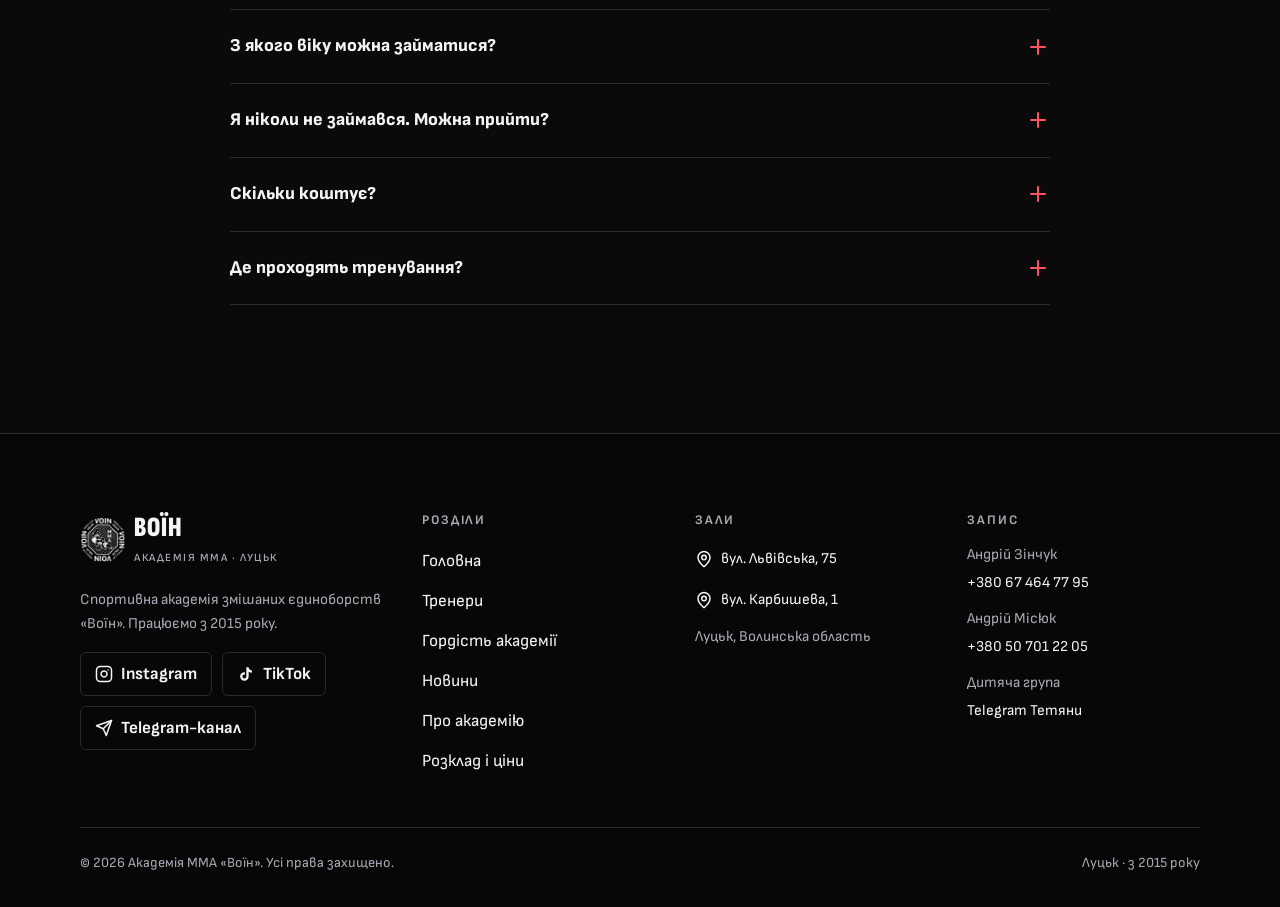
<file: zapys.html>
<!doctype html>
<html lang="uk" class="no-js">
<head>
<meta charset="utf-8">
<meta name="viewport" content="width=device-width, initial-scale=1">
<title>Розклад і ціни — Академія ММА «Воїн», Луцьк</title>
<meta name="description" content="Запис до академії ММА «Воїн» у Луцьку: групи для дітей, новачків і досвідчених спортсменів, розклад тренувань, абонемент 1800 грн/міс, адреси залів.">
<meta name="theme-color" content="#0a0a0b">
<link rel="canonical" href="https://xvasdoi.github.io/Voin/zapys.html">
<meta property="og:type" content="website">
<meta property="og:locale" content="uk_UA">
<meta property="og:title" content="Розклад і ціни — Академія ММА «Воїн», Луцьк">
<meta property="og:description" content="Запис до академії ММА «Воїн» у Луцьку: групи для дітей, новачків і досвідчених спортсменів, розклад тренувань, абонемент 1800 грн/міс, адреси залів.">
<meta property="og:image" content="https://xvasdoi.github.io/Voin/assets/img/icon-512.png">
<link rel="icon" type="image/png" href="assets/img/favicon.png">
<link rel="apple-touch-icon" href="assets/img/apple-touch-icon.png">
<link rel="preconnect" href="https://fonts.googleapis.com">
<link rel="preconnect" href="https://fonts.gstatic.com" crossorigin>
<link rel="stylesheet" href="https://fonts.googleapis.com/css2?family=Sofia+Sans+Extra+Condensed:wght@800;900&family=Sofia+Sans:wght@400;600;700;800&display=swap">
<link rel="stylesheet" href="assets/css/style.css?v=202611082234">
<script type="application/ld+json">{"@context": "https://schema.org", "@type": "SportsClub", "name": "Спортивна академія змішаних єдиноборств «Воїн»", "url": "https://xvasdoi.github.io/Voin/", "logo": "https://xvasdoi.github.io/Voin/assets/img/logo.png", "foundingDate": "2015", "address": [{"@type": "PostalAddress", "streetAddress": "вул. Львівська, 75", "addressLocality": "Луцьк", "addressRegion": "Волинська область", "postalCode": "43000", "addressCountry": "UA"}, {"@type": "PostalAddress", "streetAddress": "вул. Карбишева, 1", "addressLocality": "Луцьк", "addressRegion": "Волинська область", "postalCode": "43000", "addressCountry": "UA"}], "telephone": "+380674647795", "sameAs": ["https://www.instagram.com/voinlutskmma", "https://www.tiktok.com/@voinlutskmma1", "https://t.me/mmavoin2026"]}</script>
</head>
<body>
<a class="skip-link" href="#main">Перейти до змісту</a>
<header class="header">
  <div class="container header__inner">
    <a class="brand" href="index.html" aria-label="Академія ММА «Воїн» — на головну">
      <img src="assets/img/logo.png" alt="" width="46" height="46">
      <span><span class="brand__name">Воїн</span><span class="brand__sub">Академія ММА · Луцьк</span></span>
    </a>
    <nav class="nav" id="site-nav" aria-label="Головне меню">
      <ul class="nav__list"><li><a class="nav__link" href="index.html">Головна</a></li><li><a class="nav__link" href="trenery.html">Тренери</a></li><li><a class="nav__link" href="gordist.html">Гордість академії</a></li><li><a class="nav__link" href="novyny.html">Новини</a></li><li><a class="nav__link" href="pro-akademiyu.html">Про академію</a></li><li><a class="nav__link" href="zapys.html" aria-current="page">Розклад і ціни</a></li></ul>
      <div class="nav__extra">
        <a class="btn btn--primary btn--block" href="zapys.html#grupy">Записатись на тренування</a>
        <div class="socials"><a class="social" href="https://www.instagram.com/voinlutskmma" target="_blank" rel="noopener"><svg viewBox="0 0 24 24" fill="none" stroke="currentColor" stroke-width="2" stroke-linecap="round" stroke-linejoin="round" aria-hidden="true"><rect width="20" height="20" x="2" y="2" rx="5" ry="5"/><path d="M16 11.37A4 4 0 1 1 12.63 8 4 4 0 0 1 16 11.37z"/><line x1="17.5" x2="17.51" y1="6.5" y2="6.5"/></svg>Instagram</a><a class="social" href="https://www.tiktok.com/@voinlutskmma1" target="_blank" rel="noopener"><svg viewBox="0 0 24 24" fill="currentColor" aria-hidden="true"><path d="M16.6 5.82A4.28 4.28 0 0 1 15.54 3h-3.09v12.4a2.59 2.59 0 0 1-2.59 2.5c-1.42 0-2.6-1.16-2.6-2.6 0-1.72 1.66-3.01 3.37-2.48V9.66c-3.45-.46-6.47 2.22-6.47 5.64 0 3.33 2.76 5.7 5.69 5.7 3.14 0 5.69-2.55 5.69-5.7V9.01a7.35 7.35 0 0 0 4.3 1.38V7.3s-1.88.09-3.24-1.48z"/></svg>TikTok</a><a class="social" href="https://t.me/mmavoin2026" target="_blank" rel="noopener"><svg viewBox="0 0 24 24" fill="none" stroke="currentColor" stroke-width="2" stroke-linecap="round" stroke-linejoin="round" aria-hidden="true"><path d="m22 2-7 20-4-9-9-4Z"/><path d="M22 2 11 13"/></svg>Telegram-канал</a></div>
      </div>
    </nav>
    <a class="btn btn--primary btn--sm header__cta" href="zapys.html#grupy">Записатись</a>
    <button class="burger" type="button" aria-expanded="false" aria-controls="site-nav" aria-label="Відкрити меню">
      <span class="icon-open"><svg viewBox="0 0 24 24" fill="none" stroke="currentColor" stroke-width="2" stroke-linecap="round" stroke-linejoin="round" aria-hidden="true"><line x1="4" x2="20" y1="7" y2="7"/><line x1="4" x2="20" y1="12" y2="12"/><line x1="4" x2="20" y1="17" y2="17"/></svg></span><span class="icon-close"><svg viewBox="0 0 24 24" fill="none" stroke="currentColor" stroke-width="2" stroke-linecap="round" stroke-linejoin="round" aria-hidden="true"><path d="M18 6 6 18"/><path d="m6 6 12 12"/></svg></span>
    </button>
  </div>
</header>
<main id="main">
<section class="page-hero"><div class="container">
<p class="breadcrumbs"><a href="index.html">Головна</a> / Розклад і ціни</p>
<p class="eyebrow">Запис</p><h1 class="h-xl">Запис на тренування</h1>
<p class="lead">Три кроки: оберіть групу, напишіть тренеру, приходьте на перше тренування.</p></div></section>
<section class="section" id="grupy" aria-labelledby="grupy-h"><div class="container">
  <div class="section-head"><div><p class="eyebrow">Крок 1</p><h2 class="h-lg" id="grupy-h">Оберіть групу</h2>
    <p class="lead">Натисніть кнопку — і ви одразу напишете або зателефонуєте тренеру.</p></div></div>
  <div class="grid grid--3"><article class="card reveal"><div class="card__icon"><svg viewBox="0 0 24 24" fill="none" stroke="currentColor" stroke-width="2" stroke-linecap="round" stroke-linejoin="round" aria-hidden="true"><circle cx="12" cy="12" r="10"/><path d="M8 14s1.5 2 4 2 4-2 4-2"/><line x1="9" x2="9.01" y1="9" y2="9"/><line x1="15" x2="15.01" y1="9" y2="9"/></svg></div><h3 class="h-md">Діти до 13 років</h3><p><strong style="color:var(--text)">Тетяна Астахова та Іван Поремчук</strong></p><p>Грепплінг та ММА в ігровій і безпечній формі. Пн, Ср, Пт о 17:00.</p><p>Найкращий старт для дитини: координація, сила, дисципліна і впевненість у собі.</p><div class="card__foot"><div class="btn-row"><a class="btn btn--primary btn--sm" href="https://t.me/Tanya_Astakhova" target="_blank" rel="noopener"><svg viewBox="0 0 24 24" fill="none" stroke="currentColor" stroke-width="2" stroke-linecap="round" stroke-linejoin="round" aria-hidden="true"><path d="m22 2-7 20-4-9-9-4Z"/><path d="M22 2 11 13"/></svg>Telegram</a></div></div></article><article class="card reveal"><div class="card__icon"><svg viewBox="0 0 24 24" fill="none" stroke="currentColor" stroke-width="2" stroke-linecap="round" stroke-linejoin="round" aria-hidden="true"><circle cx="12" cy="12" r="10"/><circle cx="12" cy="12" r="6"/><circle cx="12" cy="12" r="2"/></svg></div><h3 class="h-md">Новачки та всі рівні</h3><p><strong style="color:var(--text)">Андрій Місюк</strong></p><p>ММА для дітей і дорослих, з нуля або з досвідом. Розклад уточнюйте у тренера.</p><p>Підходить, якщо ви ніколи не займалися єдиноборствами.</p><div class="card__foot"><div class="btn-row"><a class="btn btn--primary btn--sm" href="https://t.me/lutsk2722" target="_blank" rel="noopener"><svg viewBox="0 0 24 24" fill="none" stroke="currentColor" stroke-width="2" stroke-linecap="round" stroke-linejoin="round" aria-hidden="true"><path d="m22 2-7 20-4-9-9-4Z"/><path d="M22 2 11 13"/></svg>Telegram</a><a class="btn btn--ghost btn--sm" href="viber://chat?number=%2B380507012205"><svg viewBox="0 0 24 24" fill="none" stroke="currentColor" stroke-width="2" stroke-linecap="round" stroke-linejoin="round" aria-hidden="true"><path d="M7.9 20A9 9 0 1 0 4 16.1L2 22Z"/><path d="M9.5 9.5c.5 2 2 3.5 5 5"/></svg>Viber</a><a class="btn btn--ghost btn--sm" href="tel:+380507012205"><svg viewBox="0 0 24 24" fill="none" stroke="currentColor" stroke-width="2" stroke-linecap="round" stroke-linejoin="round" aria-hidden="true"><path d="M22 16.92v3a2 2 0 0 1-2.18 2 19.79 19.79 0 0 1-8.63-3.07 19.5 19.5 0 0 1-6-6 19.79 19.79 0 0 1-3.07-8.67A2 2 0 0 1 4.11 2h3a2 2 0 0 1 2 1.72 12.84 12.84 0 0 0 .7 2.81 2 2 0 0 1-.45 2.11L8.09 9.91a16 16 0 0 0 6 6l1.27-1.27a2 2 0 0 1 2.11-.45 12.84 12.84 0 0 0 2.81.7A2 2 0 0 1 22 16.92z"/></svg>Подзвонити</a></div></div></article><article class="card reveal"><div class="card__icon"><svg viewBox="0 0 24 24" fill="none" stroke="currentColor" stroke-width="2" stroke-linecap="round" stroke-linejoin="round" aria-hidden="true"><path d="M8.5 14.5A2.5 2.5 0 0 0 11 12c0-1.38-.5-2-1-3-1.072-2.143-.224-4.054 2-6 .5 2.5 2 4.9 4 6.5 2 1.6 3 3.5 3 5.5a7 7 0 1 1-14 0c0-1.153.433-2.294 1-3a2.5 2.5 0 0 0 2.5 2.5z"/></svg></div><h3 class="h-md">Досвідчені спортсмени</h3><p><strong style="color:var(--text)">Андрій Зінчук</strong></p><p>Група головного тренера. Пн, Ср, Пт та Вт, Чт о 18:30.</p><p>Лише для досвідчених спортсменів: підготовка до змагань.</p><div class="card__foot"><div class="btn-row"><a class="btn btn--primary btn--sm" href="tel:+380674647795"><svg viewBox="0 0 24 24" fill="none" stroke="currentColor" stroke-width="2" stroke-linecap="round" stroke-linejoin="round" aria-hidden="true"><path d="M22 16.92v3a2 2 0 0 1-2.18 2 19.79 19.79 0 0 1-8.63-3.07 19.5 19.5 0 0 1-6-6 19.79 19.79 0 0 1-3.07-8.67A2 2 0 0 1 4.11 2h3a2 2 0 0 1 2 1.72 12.84 12.84 0 0 0 .7 2.81 2 2 0 0 1-.45 2.11L8.09 9.91a16 16 0 0 0 6 6l1.27-1.27a2 2 0 0 1 2.11-.45 12.84 12.84 0 0 0 2.81.7A2 2 0 0 1 22 16.92z"/></svg>Подзвонити</a></div></div></article></div>
</div></section>

<section class="section section--surface" id="rozklad" aria-labelledby="rozklad-h"><div class="container">
  <div class="section-head"><div><p class="eyebrow">Крок 2</p><h2 class="h-lg" id="rozklad-h">Розклад і ціни</h2>
    <p class="lead">Зал на вул. Карбишева, 1. Розклад групи Андрія Місюка та занять на вул. Львівській, 75 уточнюйте у тренерів.</p></div></div>
  <div class="grid" style="grid-template-columns:minmax(0,1.6fr) minmax(0,1fr);align-items:start" data-split>
    <div class="reveal"><div class="table-wrap"><table class="schedule"><caption class="visually-hidden">Розклад тренувань</caption><thead><tr><th scope="col">Дні</th><th scope="col">Час</th><th scope="col">Група і тренер</th><th scope="col">Зал</th></tr></thead><tbody><tr><td>Пн, Ср, Пт</td><td><span class="time">17:00</span></td><td><div class="group-name">Дитяча група (до 13 років)</div><div class="group-coach">Тетяна Астахова та Іван Поремчук</div></td><td class="muted">вул. Карбишева, 1</td></tr><tr><td>Пн, Ср, Пт</td><td><span class="time">18:30</span></td><td><div class="group-name">Група Андрія Зінчука (досвідчені спортсмени)</div><div class="group-coach">Андрій Зінчук</div></td><td class="muted">вул. Карбишева, 1</td></tr><tr><td>Вт, Чт</td><td><span class="time">18:30</span></td><td><div class="group-name">Група Андрія Зінчука (досвідчені спортсмени)</div><div class="group-coach">Андрій Зінчук</div></td><td class="muted">вул. Карбишева, 1</td></tr></tbody></table></div></div>
    <div class="price-card reveal"><span class="eyebrow">Абонемент</span><div class="price-card__value">1800<small>грн/міс</small></div><ul><li><svg viewBox="0 0 24 24" fill="none" stroke="currentColor" stroke-width="2" stroke-linecap="round" stroke-linejoin="round" aria-hidden="true"><path d="M20 6 9 17l-5-5"/></svg>Тренування за розкладом своєї групи</li><li><svg viewBox="0 0 24 24" fill="none" stroke="currentColor" stroke-width="2" stroke-linecap="round" stroke-linejoin="round" aria-hidden="true"><path d="M20 6 9 17l-5-5"/></svg>Тренери — чемпіони світу та Європи</li><li><svg viewBox="0 0 24 24" fill="none" stroke="currentColor" stroke-width="2" stroke-linecap="round" stroke-linejoin="round" aria-hidden="true"><path d="M20 6 9 17l-5-5"/></svg>Підготовка до змагань</li></ul><a class="btn btn--primary btn--block" href="zapys.html#grupy">Записатись на тренування</a></div>
  </div>
</div></section>

<section class="section" id="pershe" aria-labelledby="pershe-h"><div class="container">
  <div class="section-head"><div><p class="eyebrow">Крок 3</p><h2 class="h-lg" id="pershe-h">Що взяти на перше тренування</h2></div></div>
  <p class="lead" style="margin-bottom:28px">На перше (вступне) тренування з ММА не потрібно купувати професійне або коштовне спорядження — більшість спеціальної екіпіровки (накладки, щитки) знадобиться пізніше.</p><ul class="checklist"><li class="reveal"><span class="checklist__icon"><svg viewBox="0 0 24 24" fill="none" stroke="currentColor" stroke-width="2" stroke-linecap="round" stroke-linejoin="round" aria-hidden="true"><path d="M20.38 3.46 16 2a4 4 0 0 1-8 0L3.62 3.46a2 2 0 0 0-1.34 2.23l.58 3.47a1 1 0 0 0 .99.84H6v10c0 1.1.9 2 2 2h8a2 2 0 0 0 2-2V10h2.15a1 1 0 0 0 .99-.84l.58-3.47a2 2 0 0 0-1.34-2.23z"/></svg></span><div><h3>Спортивна форма</h3><p>Футболка (краще облягаюча синтетична або рашгард) та зручні шорти без блискавок, кишень і застібок (ідеально — шорти для ММА або вільні спортивні).</p></div></li><li class="reveal"><span class="checklist__icon"><svg viewBox="0 0 24 24" fill="none" stroke="currentColor" stroke-width="2" stroke-linecap="round" stroke-linejoin="round" aria-hidden="true"><path d="M4 16v-2.38C4 11.5 2.97 10.5 3 8c.03-2.72 1.49-6 4.5-6C9.37 2 10 3.8 10 5.5c0 3.11-2 5.66-2 8.68V16a2 2 0 1 1-4 0Z"/><path d="M20 20v-2.38c0-2.12 1.03-3.12 1-5.62-.03-2.72-1.49-6-4.5-6C14.63 6 14 7.8 14 9.5c0 3.11 2 5.66 2 8.68V20a2 2 0 1 0 4 0Z"/><path d="M16 17h4"/><path d="M4 13h4"/></svg></span><div><h3>Змінне взуття</h3><p>Звичайні капці чи шльопанці, щоб дійти від роздягальні до татамі. На самому килимі тренуються босоніж.</p></div></li><li class="reveal"><span class="checklist__icon"><svg viewBox="0 0 24 24" fill="none" stroke="currentColor" stroke-width="2" stroke-linecap="round" stroke-linejoin="round" aria-hidden="true"><path d="M20 13c0 5-3.5 7.5-7.66 8.95a1 1 0 0 1-.67-.01C7.5 20.5 4 18 4 13V6a1 1 0 0 1 1-1c2 0 4.5-1.2 6.24-2.72a1.17 1.17 0 0 1 1.52 0C14.51 3.81 17 5 19 5a1 1 0 0 1 1 1z"/></svg></span><div><h3>Капа</h3><p>Обов’язкова для захисту зубів та щелепи навіть під час базових відпрацювань.</p></div></li><li class="reveal"><span class="checklist__icon"><svg viewBox="0 0 24 24" fill="none" stroke="currentColor" stroke-width="2" stroke-linecap="round" stroke-linejoin="round" aria-hidden="true"><path d="M12 22a7 7 0 0 0 7-7c0-2-1-3.9-3-5.5s-3.5-4-4-6.5c-.5 2.5-2 4.9-4 6.5C6 11.1 5 13 5 15a7 7 0 0 0 7 7z"/></svg></span><div><h3>Пляшка води (1–1,5 л)</h3><p>Інтенсивність висока, тому важливо підтримувати водний баланс.</p></div></li></ul>
</div></section>

<section class="section section--surface" id="kontakty" aria-labelledby="kontakty-h"><div class="container">
  <div class="section-head"><div><p class="eyebrow">Контакти</p><h2 class="h-lg" id="kontakty-h">Як нас знайти</h2></div>
    <div class="socials"><a class="social" href="https://www.instagram.com/voinlutskmma" target="_blank" rel="noopener"><svg viewBox="0 0 24 24" fill="none" stroke="currentColor" stroke-width="2" stroke-linecap="round" stroke-linejoin="round" aria-hidden="true"><rect width="20" height="20" x="2" y="2" rx="5" ry="5"/><path d="M16 11.37A4 4 0 1 1 12.63 8 4 4 0 0 1 16 11.37z"/><line x1="17.5" x2="17.51" y1="6.5" y2="6.5"/></svg>Instagram</a><a class="social" href="https://www.tiktok.com/@voinlutskmma1" target="_blank" rel="noopener"><svg viewBox="0 0 24 24" fill="currentColor" aria-hidden="true"><path d="M16.6 5.82A4.28 4.28 0 0 1 15.54 3h-3.09v12.4a2.59 2.59 0 0 1-2.59 2.5c-1.42 0-2.6-1.16-2.6-2.6 0-1.72 1.66-3.01 3.37-2.48V9.66c-3.45-.46-6.47 2.22-6.47 5.64 0 3.33 2.76 5.7 5.69 5.7 3.14 0 5.69-2.55 5.69-5.7V9.01a7.35 7.35 0 0 0 4.3 1.38V7.3s-1.88.09-3.24-1.48z"/></svg>TikTok</a><a class="social" href="https://t.me/mmavoin2026" target="_blank" rel="noopener"><svg viewBox="0 0 24 24" fill="none" stroke="currentColor" stroke-width="2" stroke-linecap="round" stroke-linejoin="round" aria-hidden="true"><path d="m22 2-7 20-4-9-9-4Z"/><path d="M22 2 11 13"/></svg>Telegram-канал</a></div></div>
  <div class="grid grid--2"><article class="hall reveal"><div class="hall__map"><iframe src="https://maps.google.com/maps?q=%D0%B2%D1%83%D0%BB.%20%D0%9B%D1%8C%D0%B2%D1%96%D0%B2%D1%81%D1%8C%D0%BA%D0%B0%2C%2075%2C%20%D0%9B%D1%83%D1%86%D1%8C%D0%BA%2C%20%D0%92%D0%BE%D0%BB%D0%B8%D0%BD%D1%81%D1%8C%D0%BA%D0%B0%20%D0%BE%D0%B1%D0%BB%D0%B0%D1%81%D1%82%D1%8C%2C%2043000&amp;z=16&amp;output=embed" title="Карта: вул. Львівська, 75, Луцьк, Волинська область, 43000" loading="lazy" referrerpolicy="no-referrer-when-downgrade"></iframe></div><div class="hall__body"><h3 class="h-sm">Зал на Львівській</h3><p>вул. Львівська, 75, Луцьк, Волинська область, 43000</p><p>Розклад занять у цьому залі уточнюйте у тренерів.</p><div class="btn-row"><a class="btn btn--ghost btn--sm" href="https://maps.app.goo.gl/R7CHGskqYww7orPp9" target="_blank" rel="noopener"><svg viewBox="0 0 24 24" fill="none" stroke="currentColor" stroke-width="2" stroke-linecap="round" stroke-linejoin="round" aria-hidden="true"><polygon points="3 11 22 2 13 21 11 13 3 11"/></svg>Прокласти маршрут</a></div></div></article><article class="hall reveal"><div class="hall__map"><iframe src="https://maps.google.com/maps?q=%D0%B2%D1%83%D0%BB.%20%D0%9A%D0%B0%D1%80%D0%B1%D0%B8%D1%88%D0%B5%D0%B2%D0%B0%2C%201%2C%20%D0%9B%D1%83%D1%86%D1%8C%D0%BA%2C%20%D0%92%D0%BE%D0%BB%D0%B8%D0%BD%D1%81%D1%8C%D0%BA%D0%B0%20%D0%BE%D0%B1%D0%BB%D0%B0%D1%81%D1%82%D1%8C%2C%2043000&amp;z=16&amp;output=embed" title="Карта: вул. Карбишева, 1, Луцьк, Волинська область, 43000" loading="lazy" referrerpolicy="no-referrer-when-downgrade"></iframe></div><div class="hall__body"><h3 class="h-sm">Зал на Карбишева</h3><p>вул. Карбишева, 1, Луцьк, Волинська область, 43000</p><p>Тренують: Андрій Зінчук, Андрій Місюк, Тетяна Астахова та Іван Поремчук</p><div class="btn-row"><a class="btn btn--ghost btn--sm" href="https://maps.app.goo.gl/UCqbPQ3HKP9yiX9S9" target="_blank" rel="noopener"><svg viewBox="0 0 24 24" fill="none" stroke="currentColor" stroke-width="2" stroke-linecap="round" stroke-linejoin="round" aria-hidden="true"><polygon points="3 11 22 2 13 21 11 13 3 11"/></svg>Прокласти маршрут</a></div></div></article></div>
</div></section>

<section class="section" aria-labelledby="faq-h"><div class="container" style="max-width:900px">
  <div class="section-head"><div><p class="eyebrow">Питання</p><h2 class="h-lg" id="faq-h">Часті питання</h2></div></div>
  <div class="faq"><details><summary>З якого віку можна займатися?<svg viewBox="0 0 24 24" fill="none" stroke="currentColor" stroke-width="2" stroke-linecap="round" stroke-linejoin="round" aria-hidden="true"><path d="M5 12h14"/><path d="M12 5v14"/></svg></summary><div class="faq__a"><p>Для дітей до 13 років є окрема група з грепплінгу та ММА (Тетяна Астахова та Іван Поремчук). Андрій Місюк тренує всі вікові групи. Точний вік, з якого приймають дитину, уточнюйте у тренера.</p></div></details><details><summary>Я ніколи не займався. Можна прийти?<svg viewBox="0 0 24 24" fill="none" stroke="currentColor" stroke-width="2" stroke-linecap="round" stroke-linejoin="round" aria-hidden="true"><path d="M5 12h14"/><path d="M12 5v14"/></svg></summary><div class="faq__a"><p>Так. Новачкам радимо групу Андрія Місюка (всі рівні) або дитячу групу. Група Андрія Зінчука — лише для досвідчених спортсменів.</p></div></details><details><summary>Скільки коштує?<svg viewBox="0 0 24 24" fill="none" stroke="currentColor" stroke-width="2" stroke-linecap="round" stroke-linejoin="round" aria-hidden="true"><path d="M5 12h14"/><path d="M12 5v14"/></svg></summary><div class="faq__a"><p>Абонемент на місяць — 1800 грн.</p></div></details><details><summary>Де проходять тренування?<svg viewBox="0 0 24 24" fill="none" stroke="currentColor" stroke-width="2" stroke-linecap="round" stroke-linejoin="round" aria-hidden="true"><path d="M5 12h14"/><path d="M12 5v14"/></svg></summary><div class="faq__a"><p>Зал на вул. Карбишева, 1, Луцьк. Також у академії є зал на вул. Львівській, 75 — розклад занять там уточнюйте у тренерів.</p></div></details></div>
</div></section>
</main>
<footer class="footer">
  <div class="container">
    <div class="footer__grid">
      <div>
        <a class="brand" href="index.html"><img src="assets/img/logo.png" alt="" width="46" height="46"><span><span class="brand__name">Воїн</span><span class="brand__sub">Академія ММА · Луцьк</span></span></a>
        <p style="margin-top:16px">Спортивна академія змішаних єдиноборств «Воїн». Працюємо з 2015 року.</p>
        <div class="socials"><a class="social" href="https://www.instagram.com/voinlutskmma" target="_blank" rel="noopener"><svg viewBox="0 0 24 24" fill="none" stroke="currentColor" stroke-width="2" stroke-linecap="round" stroke-linejoin="round" aria-hidden="true"><rect width="20" height="20" x="2" y="2" rx="5" ry="5"/><path d="M16 11.37A4 4 0 1 1 12.63 8 4 4 0 0 1 16 11.37z"/><line x1="17.5" x2="17.51" y1="6.5" y2="6.5"/></svg>Instagram</a><a class="social" href="https://www.tiktok.com/@voinlutskmma1" target="_blank" rel="noopener"><svg viewBox="0 0 24 24" fill="currentColor" aria-hidden="true"><path d="M16.6 5.82A4.28 4.28 0 0 1 15.54 3h-3.09v12.4a2.59 2.59 0 0 1-2.59 2.5c-1.42 0-2.6-1.16-2.6-2.6 0-1.72 1.66-3.01 3.37-2.48V9.66c-3.45-.46-6.47 2.22-6.47 5.64 0 3.33 2.76 5.7 5.69 5.7 3.14 0 5.69-2.55 5.69-5.7V9.01a7.35 7.35 0 0 0 4.3 1.38V7.3s-1.88.09-3.24-1.48z"/></svg>TikTok</a><a class="social" href="https://t.me/mmavoin2026" target="_blank" rel="noopener"><svg viewBox="0 0 24 24" fill="none" stroke="currentColor" stroke-width="2" stroke-linecap="round" stroke-linejoin="round" aria-hidden="true"><path d="m22 2-7 20-4-9-9-4Z"/><path d="M22 2 11 13"/></svg>Telegram-канал</a></div>
      </div>
      <div><h3>Розділи</h3><ul><li><a href="index.html">Головна</a></li><li><a href="trenery.html">Тренери</a></li><li><a href="gordist.html">Гордість академії</a></li><li><a href="novyny.html">Новини</a></li><li><a href="pro-akademiyu.html">Про академію</a></li><li><a href="zapys.html">Розклад і ціни</a></li></ul></div>
      <div><h3>Зали</h3>
        <p><a href="https://maps.app.goo.gl/R7CHGskqYww7orPp9" target="_blank" rel="noopener"><svg viewBox="0 0 24 24" fill="none" stroke="currentColor" stroke-width="2" stroke-linecap="round" stroke-linejoin="round" aria-hidden="true"><path d="M20 10c0 4.993-5.539 10.193-7.399 11.799a1 1 0 0 1-1.202 0C9.539 20.193 4 14.993 4 10a8 8 0 0 1 16 0"/><circle cx="12" cy="10" r="3"/></svg>вул. Львівська, 75</a></p><p><a href="https://maps.app.goo.gl/UCqbPQ3HKP9yiX9S9" target="_blank" rel="noopener"><svg viewBox="0 0 24 24" fill="none" stroke="currentColor" stroke-width="2" stroke-linecap="round" stroke-linejoin="round" aria-hidden="true"><path d="M20 10c0 4.993-5.539 10.193-7.399 11.799a1 1 0 0 1-1.202 0C9.539 20.193 4 14.993 4 10a8 8 0 0 1 16 0"/><circle cx="12" cy="10" r="3"/></svg>вул. Карбишева, 1</a></p>
        <p>Луцьк, Волинська область</p>
      </div>
      <div><h3>Запис</h3>
        <p>Андрій Зінчук<br><a href="tel:+380674647795">+380 67 464 77 95</a></p>
        <p>Андрій Місюк<br><a href="tel:+380507012205">+380 50 701 22 05</a></p>
        <p>Дитяча група<br><a href="https://t.me/Tanya_Astakhova" target="_blank" rel="noopener">Telegram Тетяни</a></p>
      </div>
    </div>
    <div class="footer__bottom"><span>© 2026 Академія ММА «Воїн». Усі права захищено.</span><span>Луцьк · з 2015 року</span></div>
  </div>
</footer>
<div class="mobile-bar">
  <a class="btn btn--primary" href="zapys.html#grupy">Записатись</a>
  <a class="btn btn--ghost" href="tel:+380507012205" aria-label="Подзвонити"><svg viewBox="0 0 24 24" fill="none" stroke="currentColor" stroke-width="2" stroke-linecap="round" stroke-linejoin="round" aria-hidden="true"><path d="M22 16.92v3a2 2 0 0 1-2.18 2 19.79 19.79 0 0 1-8.63-3.07 19.5 19.5 0 0 1-6-6 19.79 19.79 0 0 1-3.07-8.67A2 2 0 0 1 4.11 2h3a2 2 0 0 1 2 1.72 12.84 12.84 0 0 0 .7 2.81 2 2 0 0 1-.45 2.11L8.09 9.91a16 16 0 0 0 6 6l1.27-1.27a2 2 0 0 1 2.11-.45 12.84 12.84 0 0 0 2.81.7A2 2 0 0 1 22 16.92z"/></svg>Дзвінок</a>
</div>
<script src="assets/js/main.js?v=202611082234" defer></script>
</body>
</html>
</file>
<file: assets/css/style.css>
/* =========================================================
   Академія ММА «Воїн» — стилі
   Темний мінімалізм: чорний, білий, один червоний акцент
   ========================================================= */

:root {
  --bg: #0a0a0b;
  --surface: #131315;
  --surface-2: #1b1b1e;
  --line: #2a2a2f;
  --text: #f4f4f5;
  --muted: #a8a8b3;
  --accent: #e11d2e;
  --accent-hover: #c8121f;
  --accent-text: #ff5562;
  --on-accent: #ffffff;
  --photo-bg: #ffffff;

  --font-display: "Sofia Sans Extra Condensed", "Arial Narrow", "Roboto Condensed", sans-serif;
  --font-body: "Sofia Sans", "Segoe UI", Roboto, Arial, sans-serif;

  --radius: 6px;
  --radius-lg: 12px;
  --container: 1200px;
  --gutter: clamp(16px, 4vw, 40px);
  --section: clamp(64px, 10vw, 128px);
  --header-h: 72px;
  --ease: cubic-bezier(.2, .7, .2, 1);
}

*, *::before, *::after { box-sizing: border-box; }
html { -webkit-text-size-adjust: 100%; scroll-behavior: smooth; scroll-padding-top: calc(var(--header-h) + 16px); }
body {
  margin: 0;
  background: var(--bg);
  color: var(--text);
  font-family: var(--font-body);
  font-size: 1.0625rem;
  line-height: 1.6;
  -webkit-font-smoothing: antialiased;
  text-rendering: optimizeLegibility;
}
img { display: block; max-width: 100%; height: auto; }
a { color: inherit; }
p { margin: 0 0 1em; }
ul { margin: 0; padding: 0; list-style: none; }
h1, h2, h3, h4 {
  font-family: var(--font-display);
  font-weight: 800;
  line-height: 1;
  letter-spacing: .01em;
  text-transform: uppercase;
  margin: 0;
  text-wrap: balance;
}
::selection { background: var(--accent); color: var(--on-accent); }

:focus-visible { outline: 3px solid var(--accent-text); outline-offset: 3px; border-radius: 2px; }

.skip-link {
  position: absolute; left: 16px; top: -100px; z-index: 100;
  background: var(--accent); color: var(--on-accent); padding: 12px 18px; border-radius: var(--radius);
  font-weight: 700; text-decoration: none;
}
.skip-link:focus { top: 12px; }

.container { width: 100%; max-width: var(--container); margin: 0 auto; padding: 0 var(--gutter); }
.section { padding: var(--section) 0; }
.section--tight { padding: calc(var(--section) * .6) 0; }
.section--surface { background: var(--surface); }
.section + .section:not(.section--surface) { border-top: 1px solid var(--line); }

.visually-hidden {
  position: absolute !important; width: 1px; height: 1px; padding: 0; margin: -1px;
  overflow: hidden; clip: rect(0 0 0 0); white-space: nowrap; border: 0;
}

/* ---------- Типографіка ---------- */
.eyebrow {
  display: inline-flex; align-items: center; gap: 10px;
  font-family: var(--font-body); font-weight: 700; font-size: .8125rem;
  letter-spacing: .14em; text-transform: uppercase; color: var(--accent-text);
  margin-bottom: 18px;
}
.eyebrow::before { content: ""; width: 28px; height: 2px; background: var(--accent); }
.h-xl { font-size: clamp(3rem, 9vw, 7.25rem); }
.h-lg { font-size: clamp(2.5rem, 6vw, 4.5rem); }
.h-md { font-size: clamp(1.75rem, 3.2vw, 2.5rem); }
.h-sm { font-size: 1.5rem; letter-spacing: .02em; }
.lead { font-size: clamp(1.125rem, 1.6vw, 1.3125rem); color: var(--muted); max-width: 60ch; }
.muted { color: var(--muted); }
.accent { color: var(--accent-text); }

.section-head { display: flex; flex-wrap: wrap; align-items: end; justify-content: space-between; gap: 24px; margin-bottom: clamp(32px, 5vw, 56px); }
.section-head .lead { margin: 16px 0 0; }

/* ---------- Кнопки ---------- */
.btn {
  display: inline-flex; align-items: center; justify-content: center; gap: 10px;
  min-height: 52px; padding: 0 26px;
  font-family: var(--font-body); font-weight: 700; font-size: 1rem; letter-spacing: .02em;
  text-decoration: none; border-radius: var(--radius); border: 2px solid transparent;
  cursor: pointer; transition: background-color .2s var(--ease), border-color .2s var(--ease), color .2s var(--ease), transform .2s var(--ease);
  white-space: nowrap;
}
.btn svg { width: 20px; height: 20px; flex: none; }
.btn--primary { background: var(--accent); color: var(--on-accent); }
.btn--primary:hover { background: var(--accent-hover); }
.btn--ghost { border-color: var(--line); color: var(--text); background: transparent; }
.btn--ghost:hover { border-color: var(--text); }
.btn--light { background: var(--text); color: var(--bg); }
.btn--light:hover { background: #ffffff; }
.btn--sm { min-height: 44px; padding: 0 18px; font-size: .9375rem; }
.btn--block { width: 100%; }
.btn:active { transform: translateY(1px); }
.btn-row { display: flex; flex-wrap: wrap; gap: 12px; }

.link-arrow {
  display: inline-flex; align-items: center; gap: 8px; font-weight: 700; text-decoration: none;
  color: var(--text); border-bottom: 2px solid var(--accent); padding-bottom: 2px;
  transition: gap .2s var(--ease), color .2s var(--ease);
}
.link-arrow:hover { gap: 12px; color: var(--accent-text); }
.link-arrow svg { width: 18px; height: 18px; }

/* ---------- Шапка ---------- */
.header {
  position: sticky; top: 0; z-index: 50;
  background: rgba(10, 10, 11, .86);
  backdrop-filter: saturate(140%) blur(12px);
  -webkit-backdrop-filter: saturate(140%) blur(12px);
  border-bottom: 1px solid var(--line);
}
.header__inner { display: flex; align-items: center; gap: 24px; height: var(--header-h); }
.brand { display: inline-flex; align-items: center; gap: 12px; text-decoration: none; margin-right: auto; min-height: 44px; }
.brand img { width: 46px; height: 46px; border-radius: 50%; }
.brand__name { font-family: var(--font-display); font-weight: 900; font-size: 1.75rem; letter-spacing: .04em; line-height: 1; text-transform: uppercase; }
.brand__sub { display: block; font-family: var(--font-body); font-size: .6875rem; letter-spacing: .14em; text-transform: uppercase; color: var(--muted); margin-top: 3px; font-weight: 600; }

.nav__list { display: flex; gap: 4px; }
.nav__link {
  display: inline-flex; align-items: center; min-height: 44px; padding: 0 12px;
  text-decoration: none; font-weight: 600; font-size: .9375rem; color: var(--muted);
  border-radius: var(--radius); transition: color .2s var(--ease);
  position: relative;
}
.nav__link:hover { color: var(--text); }
.nav__link[aria-current="page"] { color: var(--text); }
.nav__link[aria-current="page"]::after {
  content: ""; position: absolute; left: 12px; right: 12px; bottom: 6px; height: 2px; background: var(--accent);
}
.header__cta { display: inline-flex; }

.burger {
  display: none; width: 48px; height: 48px; margin-right: -8px;
  align-items: center; justify-content: center;
  background: transparent; border: 0; color: var(--text); cursor: pointer; border-radius: var(--radius);
}
.burger svg { width: 28px; height: 28px; }
.burger .icon-close { display: none; }
.burger[aria-expanded="true"] .icon-open { display: none; }
.burger[aria-expanded="true"] .icon-close { display: block; }

@media (max-width: 1040px) {
  .burger { display: inline-flex; }
  .header__cta { display: none; }
  .nav {
    position: fixed; inset: var(--header-h) 0 0 0; z-index: 49;
    background: var(--bg); padding: 24px var(--gutter) 120px; overflow-y: auto;
    opacity: 0; visibility: hidden; transform: translateY(-8px);
    transition: opacity .25s var(--ease), transform .25s var(--ease), visibility 0s linear .25s;
  }
  .nav.is-open { opacity: 1; visibility: visible; transform: none; transition: opacity .25s var(--ease), transform .25s var(--ease); }
  .nav__list { flex-direction: column; gap: 0; }
  .nav__link {
    font-family: var(--font-display); font-weight: 800; text-transform: uppercase;
    font-size: 2.25rem; letter-spacing: .02em; color: var(--text);
    min-height: 64px; padding: 0; border-bottom: 1px solid var(--line); border-radius: 0; width: 100%;
  }
  .nav__link[aria-current="page"] { color: var(--accent-text); }
  .nav__link[aria-current="page"]::after { display: none; }
  .nav__extra { display: grid; gap: 16px; margin-top: 32px; }
  body.nav-open { overflow: hidden; }
}
@media (min-width: 1041px) { .nav__extra { display: none; } }

/* ---------- Мобільна панель запису ---------- */
.mobile-bar { display: none; }
@media (max-width: 720px) {
  .mobile-bar {
    display: flex; gap: 10px; position: fixed; left: 0; right: 0; bottom: 0; z-index: 40;
    padding: 10px var(--gutter) calc(10px + env(safe-area-inset-bottom));
    background: rgba(10, 10, 11, .94); border-top: 1px solid var(--line);
    backdrop-filter: blur(10px); -webkit-backdrop-filter: blur(10px);
  }
  .mobile-bar .btn { flex: 1; min-height: 50px; padding: 0 12px; }
  body { padding-bottom: calc(72px + env(safe-area-inset-bottom)); }
}

/* ---------- Hero ---------- */
.hero { position: relative; overflow: hidden; padding: clamp(48px, 9vw, 120px) 0 clamp(48px, 7vw, 96px); }
.hero::before {
  content: ""; position: absolute; inset: 0; pointer-events: none;
  background:
    radial-gradient(60% 60% at 82% 40%, rgba(225, 29, 46, .16), transparent 70%),
    linear-gradient(180deg, transparent 70%, var(--bg));
}
.hero__grid { position: relative; display: grid; grid-template-columns: 1.25fr .75fr; gap: clamp(32px, 6vw, 80px); align-items: center; }
.hero__title { margin-bottom: 24px; }
.hero__title .accent { display: block; }
.hero .lead { margin-bottom: 36px; }
.hero__emblem { position: relative; justify-self: center; width: min(100%, 440px); aspect-ratio: 1; }
.hero__emblem img { width: 100%; height: 100%; border-radius: 50%; box-shadow: 0 0 0 1px var(--line), 0 30px 80px rgba(0,0,0,.6); }
.hero__emblem::after {
  content: ""; position: absolute; inset: -18px; border-radius: 50%;
  border: 1px dashed rgba(255, 85, 98, .35);
}
@media (max-width: 860px) {
  .hero__grid { grid-template-columns: 1fr; }
  .hero__emblem { order: -1; width: min(62vw, 260px); justify-self: start; }
  .hero__emblem::after { inset: -12px; }
}

.stats { display: grid; grid-template-columns: repeat(4, 1fr); border-top: 1px solid var(--line); border-bottom: 1px solid var(--line); margin-top: clamp(48px, 7vw, 88px); }
.stat { padding: 28px 24px; border-right: 1px solid var(--line); }
.stat:last-child { border-right: 0; }
.stat__value { font-family: var(--font-display); font-weight: 900; font-size: clamp(2.5rem, 5vw, 3.75rem); line-height: 1; text-transform: uppercase; }
.stat__value small { font-size: .45em; letter-spacing: .04em; color: var(--muted); margin-left: 4px; }
.stat__label { color: var(--muted); font-size: .9375rem; margin-top: 8px; }
@media (max-width: 720px) {
  .stats { grid-template-columns: repeat(2, 1fr); }
  .stat { padding: 20px 16px; }
  .stat:nth-child(2) { border-right: 0; }
  .stat:nth-child(-n+2) { border-bottom: 1px solid var(--line); }
}

/* ---------- Сітки ---------- */
.grid { display: grid; gap: clamp(16px, 2.4vw, 28px); }
.grid--2 { grid-template-columns: repeat(2, 1fr); }
.grid--3 { grid-template-columns: repeat(3, 1fr); }
.grid--4 { grid-template-columns: repeat(4, 1fr); }
@media (max-width: 1040px) { .grid--4 { grid-template-columns: repeat(2, 1fr); } .grid--3 { grid-template-columns: repeat(2, 1fr); } }
@media (max-width: 640px) { .grid--2, .grid--3 { grid-template-columns: 1fr; } }
@media (max-width: 420px) { .grid--4 { grid-template-columns: 1fr; } }

/* ---------- Картки напрямів ---------- */
.card {
  background: var(--surface); border: 1px solid var(--line); border-radius: var(--radius-lg);
  padding: clamp(24px, 3vw, 36px); display: flex; flex-direction: column; gap: 14px;
  transition: border-color .25s var(--ease), transform .25s var(--ease);
}
.section--surface .card { background: var(--surface-2); }
a.card { text-decoration: none; }
a.card:hover { border-color: #4a4a52; transform: translateY(-2px); }
.card__icon { width: 52px; height: 52px; border-radius: 50%; display: grid; place-items: center; background: rgba(225, 29, 46, .12); color: var(--accent-text); }
.card__icon svg { width: 26px; height: 26px; }
.card__num { font-family: var(--font-display); font-weight: 900; font-size: 1rem; color: var(--accent-text); letter-spacing: .1em; }
.card p { color: var(--muted); margin: 0; }
.card .h-sm, .card .h-md { margin-top: 4px; }
.card__foot { margin-top: auto; padding-top: 10px; }

.tag {
  display: inline-flex; align-items: center; gap: 6px; padding: 5px 10px; border-radius: 999px;
  font-size: .8125rem; font-weight: 700; letter-spacing: .02em; background: var(--surface-2); color: var(--text);
  border: 1px solid var(--line); white-space: nowrap;
}
.tag--accent { background: rgba(225, 29, 46, .14); color: #ffd3d6; border-color: rgba(225, 29, 46, .45); }
.tag svg { width: 14px; height: 14px; }
.tags { display: flex; flex-wrap: wrap; gap: 8px; }

/* ---------- Картки людей (тренери / спортсмени) ---------- */
.person {
  background: var(--surface); border: 1px solid var(--line); border-radius: var(--radius-lg);
  overflow: hidden; display: flex; flex-direction: column;
  transition: border-color .25s var(--ease), transform .25s var(--ease);
}
.section--surface .person { background: var(--surface-2); }
.person:hover { border-color: #4a4a52; }
.person__photo { position: relative; background: var(--photo-bg); aspect-ratio: 1; overflow: hidden; }
.person__photo img { width: 100%; height: 100%; object-fit: cover; transition: transform .6s var(--ease); }
.person:hover .person__photo img { transform: scale(1.03); }
.person__badge {
  position: absolute; left: 12px; top: 12px;
  background: var(--accent); color: var(--on-accent); font-weight: 800; font-size: .75rem;
  letter-spacing: .1em; text-transform: uppercase; padding: 6px 10px; border-radius: 4px;
}
.person__body { padding: clamp(20px, 2.6vw, 28px); display: flex; flex-direction: column; gap: 14px; flex: 1; }
.person__name { font-size: clamp(1.75rem, 2.6vw, 2.25rem); }
.person__role { color: var(--accent-text); font-weight: 700; font-size: .875rem; letter-spacing: .1em; text-transform: uppercase; margin-top: -6px; }
.achievements { display: grid; gap: 10px; }
.achievements li { display: grid; grid-template-columns: 20px 1fr; gap: 10px; align-items: start; line-height: 1.45; }
.achievements svg { width: 20px; height: 20px; color: var(--accent-text); margin-top: 1px; }
.person__member + .person__member { border-top: 1px solid var(--line); padding-top: 14px; }
.person__member h4 { font-size: 1.375rem; margin-bottom: 10px; letter-spacing: .02em; }
.person__meta { display: grid; gap: 8px; color: var(--muted); font-size: .9375rem; }
.person__meta li { display: flex; gap: 10px; align-items: start; }
.person__meta svg { width: 18px; height: 18px; flex: none; margin-top: 3px; }
.person__actions { margin-top: auto; padding-top: 6px; display: grid; gap: 10px; }
.person__actions .btn-row .btn { flex: 1; }
.notice {
  display: flex; gap: 10px; align-items: start; padding: 12px 14px; border-radius: var(--radius);
  background: rgba(225, 29, 46, .1); border: 1px solid rgba(225, 29, 46, .4); color: #ffd3d6;
  font-size: .9375rem; font-weight: 600; line-height: 1.45;
}
.notice svg { width: 18px; height: 18px; flex: none; margin-top: 2px; color: var(--accent-text); }

/* компактні картки спортсменів */
.person--compact .person__name { font-size: 1.75rem; }

/* ---------- Розклад ---------- */
.schedule { width: 100%; border-collapse: collapse; }
.schedule th, .schedule td { text-align: left; padding: 18px 16px; border-bottom: 1px solid var(--line); vertical-align: top; }
.schedule thead th { font-size: .8125rem; letter-spacing: .12em; text-transform: uppercase; color: var(--muted); font-weight: 700; }
.schedule td:first-child { font-weight: 700; white-space: nowrap; }
.schedule .time { font-family: var(--font-display); font-weight: 900; font-size: 1.75rem; line-height: 1; }
.schedule .group-name { font-weight: 700; }
.schedule .group-coach { color: var(--muted); font-size: .9375rem; }
.table-wrap { border: 1px solid var(--line); border-radius: var(--radius-lg); overflow: hidden; background: var(--surface); }
.table-wrap .schedule tr:last-child td { border-bottom: 0; }
@media (max-width: 640px) {
  .schedule thead { display: none; }
  .schedule, .schedule tbody, .schedule tr, .schedule td { display: block; width: 100%; }
  .schedule tr { padding: 18px 16px; border-bottom: 1px solid var(--line); display: grid; grid-template-columns: auto 1fr; gap: 4px 16px; }
  .schedule tr:last-child { border-bottom: 0; }
  .schedule td { padding: 0; border: 0; }
  .schedule td:nth-child(1) { grid-column: 1 / -1; color: var(--accent-text); font-size: .875rem; letter-spacing: .08em; text-transform: uppercase; }
  .schedule td:nth-child(2) { grid-row: 2 / 4; }
}

/* ---------- Ціна ---------- */
.price-card {
  background: var(--text); color: var(--bg); border-radius: var(--radius-lg);
  padding: clamp(28px, 4vw, 44px); display: flex; flex-direction: column; gap: 16px;
}
.price-card .eyebrow { color: var(--accent); margin-bottom: 0; }
.price-card__value { font-family: var(--font-display); font-weight: 900; font-size: clamp(4rem, 9vw, 6.5rem); line-height: .9; white-space: nowrap; }
.price-card__value small { font-size: .3em; letter-spacing: .04em; margin-left: 8px; color: #52525b; }
.price-card p { color: #3f3f46; margin: 0; }
.price-card ul { display: grid; gap: 10px; }
.price-card li { display: flex; gap: 10px; align-items: start; font-weight: 600; }
.price-card li svg { width: 20px; height: 20px; color: var(--accent); flex: none; margin-top: 2px; }

/* ---------- Кроки запису ---------- */
.steps { counter-reset: step; display: grid; gap: 16px; }
.step { position: relative; padding-left: 64px; }
.step::before {
  counter-increment: step; content: counter(step, decimal-leading-zero);
  position: absolute; left: 0; top: -4px; font-family: var(--font-display); font-weight: 900; font-size: 2.25rem; color: var(--accent-text); line-height: 1;
}
.step h3 { font-size: 1.5rem; margin-bottom: 6px; }
.step p { color: var(--muted); margin: 0; }

/* ---------- Список "що взяти" ---------- */
.checklist { display: grid; gap: 12px; }
.checklist li {
  display: grid; grid-template-columns: 44px 1fr; gap: 16px; align-items: start;
  padding: 20px; background: var(--surface); border: 1px solid var(--line); border-radius: var(--radius-lg);
}
.section--surface .checklist li { background: var(--surface-2); }
.checklist__icon { width: 44px; height: 44px; border-radius: 50%; display: grid; place-items: center; background: rgba(225, 29, 46, .12); color: var(--accent-text); }
.checklist__icon svg { width: 22px; height: 22px; }
.checklist h3 { font-family: var(--font-body); text-transform: none; font-size: 1.125rem; font-weight: 800; letter-spacing: 0; line-height: 1.3; margin-bottom: 4px; }
.checklist p { color: var(--muted); margin: 0; }

/* ---------- Контакти / зали ---------- */
.hall { display: grid; gap: 0; background: var(--surface); border: 1px solid var(--line); border-radius: var(--radius-lg); overflow: hidden; }
.section--surface .hall { background: var(--surface-2); }
.hall__map { aspect-ratio: 16 / 10; background: var(--surface-2); border-bottom: 1px solid var(--line); }
.hall__map iframe { width: 100%; height: 100%; border: 0; display: block; filter: grayscale(1) invert(.9) contrast(.9); }
.hall__body { padding: clamp(20px, 3vw, 28px); display: grid; gap: 12px; }
.hall__body p { margin: 0; color: var(--muted); }

.socials { display: flex; flex-wrap: wrap; gap: 10px; }
.social {
  display: inline-flex; align-items: center; gap: 10px; min-height: 48px; padding: 0 18px;
  border: 1px solid var(--line); border-radius: var(--radius); text-decoration: none; font-weight: 700;
  transition: border-color .2s var(--ease), background-color .2s var(--ease);
}
.social:hover { border-color: var(--text); background: var(--surface-2); }
.social svg { width: 20px; height: 20px; }

/* ---------- Новини ---------- */
.news-card { display: grid; grid-template-columns: 1fr 1fr; background: var(--surface); border: 1px solid var(--line); border-radius: var(--radius-lg); overflow: hidden; }
.section--surface .news-card { background: var(--surface-2); }
.news-card__media { position: relative; min-height: 280px; background: var(--surface-2); overflow: hidden; }
.news-card__media img { width: 100%; height: 100%; object-fit: cover; }
.news-card__placeholder {
  position: absolute; inset: 0; display: grid; place-items: center; text-align: center; padding: 24px;
  background:
    repeating-linear-gradient(45deg, rgba(255,255,255,.03) 0 2px, transparent 2px 22px),
    radial-gradient(70% 70% at 50% 50%, rgba(225,29,46,.18), transparent 70%);
  color: var(--muted);
}
.news-card__placeholder img { width: 96px; height: 96px; border-radius: 50%; opacity: .9; margin: 0 auto 14px; }
.news-card__body { padding: clamp(24px, 3.5vw, 44px); display: flex; flex-direction: column; gap: 14px; }
.news-card__body p { color: var(--muted); margin: 0; }
.news-gallery { display: grid; grid-template-columns: repeat(auto-fill, minmax(140px, 1fr)); gap: 8px; margin-top: 8px; }
.news-gallery img { aspect-ratio: 1; object-fit: cover; border-radius: var(--radius); }
@media (max-width: 760px) { .news-card { grid-template-columns: 1fr; } .news-card__media { min-height: 220px; } }

/* ---------- Цінності ---------- */
.values { display: grid; gap: 0; border-top: 1px solid var(--line); }
.value { display: grid; grid-template-columns: 120px 1fr 1.4fr; gap: 24px; padding: 32px 0; border-bottom: 1px solid var(--line); align-items: baseline; }
.value__num { font-family: var(--font-display); font-weight: 900; font-size: 3rem; color: var(--accent-text); line-height: 1; }
.value p { color: var(--muted); margin: 0; }
@media (max-width: 760px) { .value { grid-template-columns: 1fr; gap: 10px; padding: 24px 0; } .value__num { font-size: 2.25rem; } }

.about-intro { display: grid; grid-template-columns: .9fr 1.1fr; gap: clamp(32px, 6vw, 80px); align-items: start; }
.about-intro .quote { font-family: var(--font-display); font-weight: 800; text-transform: uppercase; font-size: clamp(2rem, 4vw, 3.25rem); line-height: 1.02; }
.about-intro .quote span { color: var(--accent-text); }
.about-intro__text p { font-size: 1.1875rem; color: #d4d4d8; }
@media (max-width: 860px) { .about-intro { grid-template-columns: 1fr; } }

.founder { display: grid; grid-template-columns: 320px 1fr; gap: clamp(24px, 4vw, 56px); align-items: center; }
.founder__photo { background: var(--photo-bg); border-radius: var(--radius-lg); overflow: hidden; aspect-ratio: 1; }
.founder__photo img { width: 100%; height: 100%; object-fit: cover; }
@media (max-width: 760px) { .founder { grid-template-columns: 1fr; } .founder__photo { max-width: 360px; } }

/* ---------- Заголовок сторінки ---------- */
.page-hero { padding: clamp(48px, 8vw, 104px) 0 clamp(32px, 5vw, 56px); border-bottom: 1px solid var(--line); position: relative; overflow: hidden; }
.page-hero::after {
  content: ""; position: absolute; right: -120px; top: -120px; width: 420px; height: 420px; border-radius: 50%;
  background: radial-gradient(circle, rgba(225,29,46,.18), transparent 70%); pointer-events: none;
}
.page-hero .lead { margin-top: 20px; }
.breadcrumbs { font-size: .875rem; color: var(--muted); margin-bottom: 20px; }
.breadcrumbs a { text-decoration: none; color: var(--muted); }
.breadcrumbs a:hover { color: var(--text); }

/* ---------- CTA-блок ---------- */
.cta { background: var(--accent); color: var(--on-accent); border-radius: var(--radius-lg); padding: clamp(32px, 6vw, 72px); display: grid; grid-template-columns: 1.4fr auto; gap: 32px; align-items: center; position: relative; overflow: hidden; }
.cta::after {
  content: ""; position: absolute; right: -60px; bottom: -60px; width: 260px; height: 260px;
  background: url("../img/logo-white.png") center / contain no-repeat; opacity: .14; pointer-events: none;
}
.cta p { margin: 14px 0 0; font-size: 1.125rem; color: rgba(255,255,255,.92); max-width: 52ch; }
.cta .btn-row { position: relative; z-index: 1; }
@media (max-width: 760px) { .cta { grid-template-columns: 1fr; } }

/* ---------- FAQ ---------- */
.faq { display: grid; gap: 0; border-top: 1px solid var(--line); }
.faq details { border-bottom: 1px solid var(--line); }
.faq summary {
  list-style: none; cursor: pointer; display: flex; justify-content: space-between; align-items: center; gap: 16px;
  padding: 22px 0; font-weight: 800; font-size: 1.125rem; min-height: 44px;
}
.faq summary::-webkit-details-marker { display: none; }
.faq summary svg { width: 24px; height: 24px; flex: none; transition: transform .25s var(--ease); color: var(--accent-text); }
.faq details[open] summary svg { transform: rotate(45deg); }
.faq .faq__a { padding: 0 0 22px; color: var(--muted); max-width: 70ch; }
.faq .faq__a p:last-child { margin: 0; }

/* ---------- Футер ---------- */
.footer { border-top: 1px solid var(--line); padding: clamp(48px, 7vw, 80px) 0 32px; background: #070708; }
.footer__grid { display: grid; grid-template-columns: 1.3fr 1fr 1fr 1fr; gap: 40px; }
.footer h3 { font-family: var(--font-body); text-transform: none; font-size: .8125rem; letter-spacing: .14em; text-transform: uppercase; color: var(--muted); font-weight: 700; margin-bottom: 16px; }
.footer ul { display: grid; gap: 4px; }
.footer a { text-decoration: none; color: var(--text); display: inline-flex; align-items: center; min-height: 36px; gap: 8px; }
.footer a:hover { color: var(--accent-text); }
.footer p { color: var(--muted); font-size: .9375rem; margin: 0 0 8px; }
.footer__bottom { margin-top: 48px; padding-top: 24px; border-top: 1px solid var(--line); display: flex; flex-wrap: wrap; justify-content: space-between; gap: 12px; color: var(--muted); font-size: .875rem; }
.footer .socials { margin-top: 16px; }
.footer .social { min-height: 44px; padding: 0 14px; }
@media (max-width: 900px) { .footer__grid { grid-template-columns: 1fr 1fr; } }
@media (max-width: 560px) { .footer__grid { grid-template-columns: 1fr; gap: 32px; } }

/* ---------- Анімації ---------- */
.reveal { opacity: 0; transform: translateY(18px); transition: opacity .6s var(--ease), transform .6s var(--ease); }
.reveal.is-visible { opacity: 1; transform: none; }
.no-js .reveal { opacity: 1; transform: none; }

@media (prefers-reduced-motion: reduce) {
  html { scroll-behavior: auto; }
  *, *::before, *::after { transition-duration: 0s !important; animation-duration: 0s !important; }
  .reveal { opacity: 1; transform: none; }
  .person:hover .person__photo img { transform: none; }
}

@media (max-width: 900px) { [data-split] { grid-template-columns: 1fr !important; } }
.hero > .container { position: relative; z-index: 1; }
.footer a svg { width: 18px; height: 18px; flex: none; }
.footer p a { min-height: 32px; }
</file>
